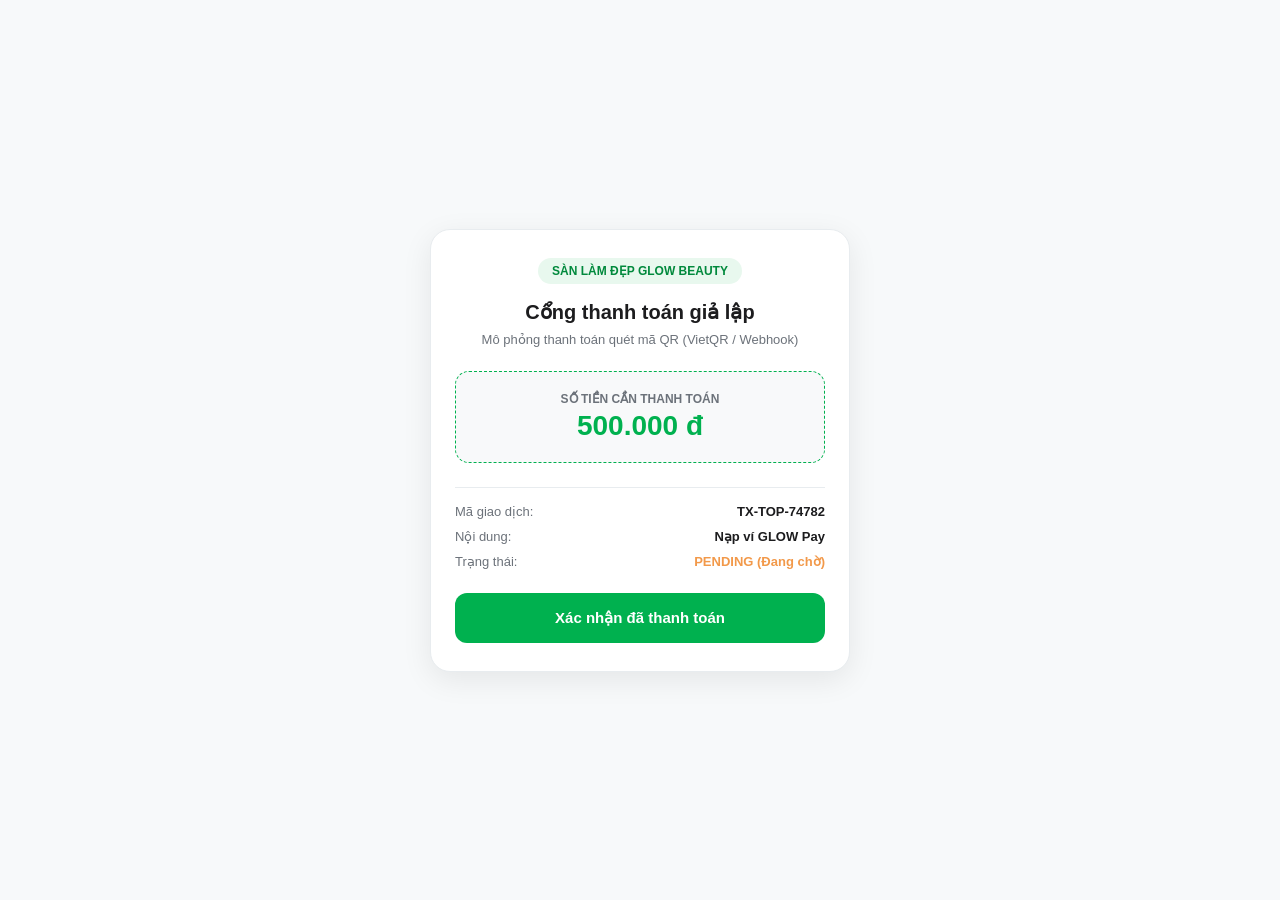
<file: mock-payment-web/index.html>
<!DOCTYPE html>
<html lang="vi">
<head>
    <meta charset="UTF-8">
    <meta name="viewport" content="width=device-width, initial-scale=1.0">
    <title>Glow Beauty Pay - Cổng thanh toán giả lập</title>
    <style>
        * {
            box-sizing: border-box;
            margin: 0;
            padding: 0;
            font-family: -apple-system, BlinkMacSystemFont, 'Segoe UI', Roboto, Helvetica, Arial, sans-serif;
        }
        body {
            background-color: #F7F9FA;
            color: #1C1C1E;
            display: flex;
            justify-content: center;
            align-items: center;
            min-height: 100vh;
            padding: 16px;
        }
        .payment-card {
            background: #FFFFFF;
            width: 100%;
            max-width: 420px;
            border-radius: 20px;
            padding: 28px 24px;
            box-shadow: 0 8px 30px rgba(0, 0, 0, 0.08);
            border: 1px solid #E8ECEF;
            text-align: center;
        }
        .brand-badge {
            display: inline-block;
            background: #E8F8EE;
            color: #00893C;
            font-size: 12px;
            font-weight: 700;
            padding: 6px 14px;
            border-radius: 20px;
            margin-bottom: 16px;
        }
        h1 {
            font-size: 20px;
            font-weight: 700;
            margin-bottom: 8px;
        }
        p.subtitle {
            font-size: 13px;
            color: #6C727A;
            margin-bottom: 24px;
        }
        .amount-box {
            background: #F8F9FA;
            border: 1.5px dashed #00B14F;
            border-radius: 14px;
            padding: 20px;
            margin-bottom: 24px;
        }
        .amount-label {
            font-size: 12px;
            color: #6C727A;
            text-transform: uppercase;
            font-weight: 600;
            margin-bottom: 4px;
        }
        .amount-value {
            font-size: 28px;
            font-weight: 800;
            color: #00B14F;
        }
        .tx-details {
            text-align: left;
            margin-bottom: 24px;
            border-top: 1px solid #E8ECEF;
            padding-top: 16px;
        }
        .tx-row {
            display: flex;
            justify-content: space-between;
            font-size: 13px;
            margin-bottom: 10px;
        }
        .tx-label {
            color: #6C727A;
        }
        .tx-value {
            font-weight: 600;
            color: #1C1C1E;
        }
        .btn-confirm {
            background: #00B14F;
            color: white;
            border: none;
            width: 100%;
            height: 50px;
            border-radius: 12px;
            font-size: 15px;
            font-weight: 700;
            cursor: pointer;
            transition: background 0.2s;
            display: flex;
            align-items: center;
            justify-content: center;
        }
        .btn-confirm:hover {
            background: #00893C;
        }
        .success-box {
            display: none;
            padding: 20px;
        }
        .success-icon {
            width: 60px;
            height: 60px;
            background: #00B14F;
            border-radius: 50%;
            display: flex;
            align-items: center;
            justify-content: center;
            margin: 0 auto 16px;
            color: white;
            font-size: 32px;
        }
    </style>
</head>
<body>
    <div class="payment-card">
        <div id="payment-view">
            <span class="brand-badge">SÀN LÀM ĐẸP GLOW BEAUTY</span>
            <h1>Cổng thanh toán giả lập</h1>
            <p class="subtitle">Mô phỏng thanh toán quét mã QR (VietQR / Webhook)</p>

            <div class="amount-box">
                <div class="amount-label">Số tiền cần thanh toán</div>
                <div class="amount-value" id="amount-text">500.000 đ</div>
            </div>

            <div class="tx-details">
                <div class="tx-row">
                    <span class="tx-label">Mã giao dịch:</span>
                    <span class="tx-value" id="tx-id">TX-TOP-DEMO</span>
                </div>
                <div class="tx-row">
                    <span class="tx-label">Nội dung:</span>
                    <span class="tx-value" id="tx-note">Nạp tiền Ví GLOW Pay</span>
                </div>
                <div class="tx-row">
                    <span class="tx-label">Trạng thái:</span>
                    <span class="tx-value" style="color: #F2994A;">PENDING (Đang chờ)</span>
                </div>
            </div>

            <button class="btn-confirm" id="btn-submit" onclick="confirmPayment()">
                Xác nhận đã thanh toán
            </button>
        </div>

        <div id="success-view" class="success-box">
            <div class="success-icon">✓</div>
            <h2 style="color: #00B14F; margin-bottom: 8px;">Thanh toán thành công!</h2>
            <p style="font-size: 13px; color: #6C727A; margin-bottom: 16px;">
                Giao dịch đã được ghi nhận. Ứng dụng Customer App sẽ tự động cập nhật số dư trong giây lát.
            </p>
            <p style="font-size: 12px; color: #9EA3A8;">Bạn có thể đóng trang này để quay lại app.</p>
        </div>
    </div>

    <script>
        // Lấy thông tin từ Query Params: ?txId=...&amount=...
        const urlParams = new URLSearchParams(window.location.search);
        const txId = urlParams.get('txId') || 'TX-TOP-' + Math.floor(Math.random() * 90000 + 10000);
        const amount = urlParams.get('amount') || 500000;
        const note = urlParams.get('note') || 'Nạp ví GLOW Pay';

        document.getElementById('tx-id').innerText = txId;
        document.getElementById('tx-note').innerText = note;
        document.getElementById('amount-text').innerText = new Intl.NumberFormat('vi-VN').format(amount) + ' đ';

        function confirmPayment() {
            const btn = document.getElementById('btn-submit');
            btn.innerText = 'Đang xử lý...';
            btn.disabled = true;

            setTimeout(() => {
                document.getElementById('payment-view').style.display = 'none';
                document.getElementById('success-view').style.display = 'block';

                // Nếu có webhook backend / Firestore update:
                // fetch('/api/payment/confirm?txId=' + txId, { method: 'POST' });

                // Nếu mở trong WebView Android có cầu nối Javascript:
                if (window.Android && window.Android.onPaymentConfirmed) {
                    window.Android.onPaymentConfirmed(txId);
                }
            }, 800);
        }
    </script>
</body>
</html>
</file>
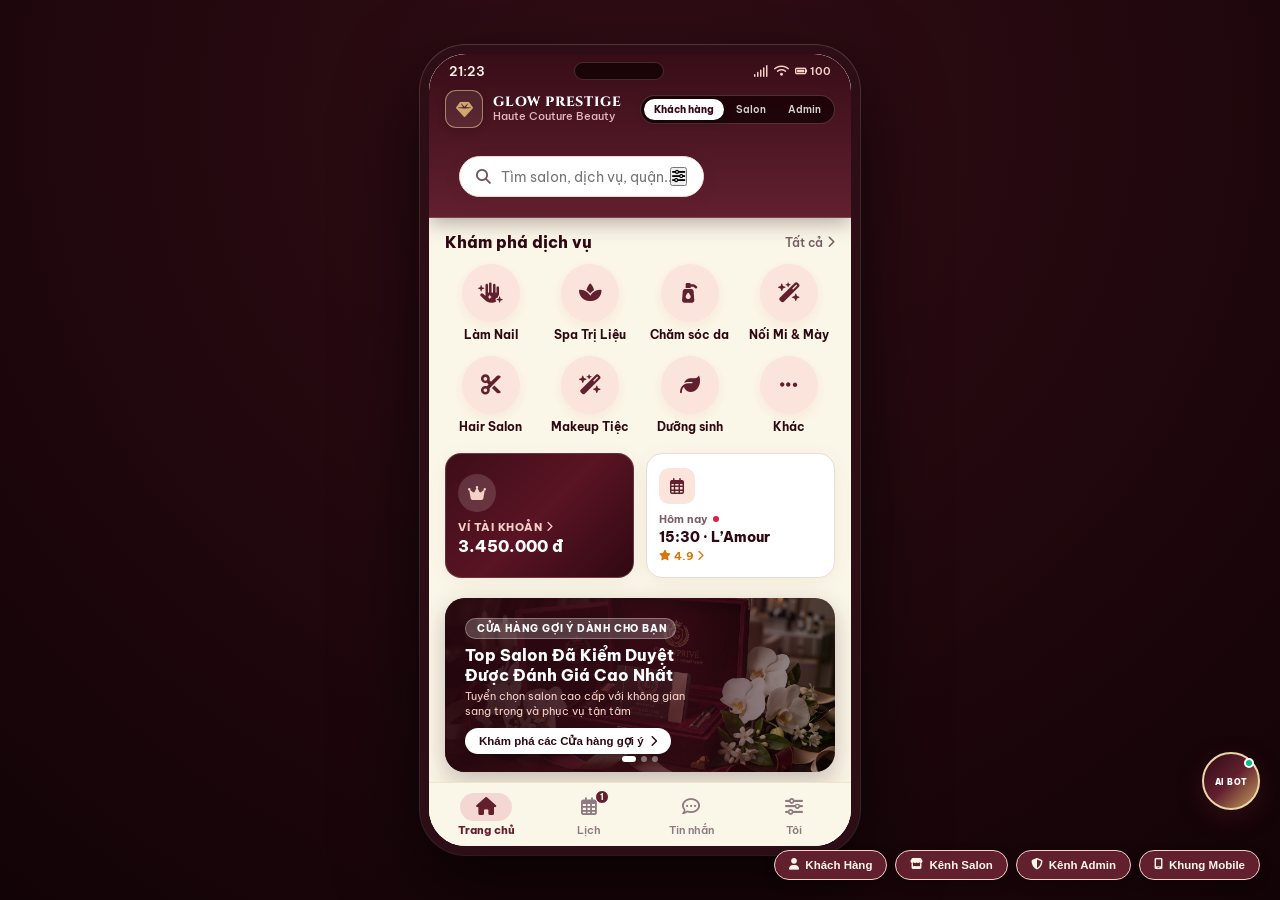
<file: app/src/main/assets/index.html>
<!DOCTYPE html>
<html lang="vi">
<head>
  <meta charset="UTF-8" />
  <meta name="viewport" content="width=device-width, initial-scale=1.0, maximum-scale=1.0, user-scalable=no" />
  <title>GLOW PRESTIGE - Nền tảng Đặt lịch & Quản lý Làm đẹp Thượng lưu</title>
  <meta name="description" content="Nền tảng Marketplace kết nối khách hàng với salon, tiệm nail, spa cao cấp. Đặt lịch, tạm giữ khung giờ, đặt cọc và quản lý lịch đối tác chuyên nghiệp." />
  
  <!-- Luxury Typography System: Playfair Display, Cinzel & Be Vietnam Pro -->
  <link rel="preconnect" href="https://fonts.googleapis.com">
  <link rel="preconnect" href="https://fonts.gstatic.com" crossorigin>
  <link href="https://fonts.googleapis.com/css2?family=Be+Vietnam+Pro:ital,wght@0,300;0,400;0,500;0,600;0,700;0,800;1,400;1,600&family=Cinzel:wght@500;600;700;800&family=Playfair+Display:ital,wght@0,500;0,600;0,700;0,800;1,500;1,600;1,700&display=swap" rel="stylesheet">
  
  <!-- FontAwesome 6 Icons -->
  <link rel="stylesheet" href="https://cdnjs.cloudflare.com/ajax/libs/font-awesome/6.5.1/css/all.min.css" />

  <link rel="stylesheet" href="style.css" />
</head>
<body>

  <!-- App Wrapper with Luxury Mobile Frame Simulator -->
  <div class="device-container">
    
    <!-- Mobile Frame Screen -->
    <main class="mobile-screen" id="app">

      <!-- ================= 1. HEADER ================= -->
      <header class="super-header">
        <!-- iOS Status Bar -->
        <div class="status-bar">
          <span class="status-time" id="currentTime">16:12</span>
          <div class="dynamic-island"></div>
          <div class="status-icons">
            <i class="fa-solid fa-signal"></i>
            <i class="fa-solid fa-wifi"></i>
            <span class="battery"><i class="fa-solid fa-battery-full"></i> 100</span>
          </div>
        </div>

        <!-- Top Brand Bar & 3-Role Mode Switcher -->
        <div class="top-mode-bar">
          <div class="brand-crest">
            <div class="brand-crest-box">
              <i class="fa-solid fa-gem"></i>
            </div>
            <div class="brand-crest-text">
              <span class="brand-title">GLOW PRESTIGE</span>
              <span class="brand-sub" id="headerSubtitle">Haute Couture Beauty</span>
            </div>
          </div>
          <div class="role-selector-pills">
            <button class="role-pill-btn active" id="pillCustomer" onclick="switchRole('customer')">
              Khách hàng
            </button>
            <button class="role-pill-btn" id="pillPartner" onclick="switchRole('partner')">
              Salon
            </button>
            <button class="role-pill-btn" id="pillAdmin" onclick="switchRole('admin')">
              Admin
            </button>
          </div>
        </div>

        <!-- Search Bar Row (Customer Mode - Matching Image 1) -->
        <div class="header-main" id="customerHeaderSearch">
          <div class="search-box-lux" id="searchTrigger">
            <i class="fa-solid fa-magnifying-glass search-icon"></i>
            <input type="text" id="searchInput" placeholder="Tìm salon, dịch vụ, quận..." oninput="handleSearchInput(this.value)" />
            <button class="search-filter-icon-btn" onclick="showToast('Bộ lọc tìm kiếm nâng cao', 'fa-sliders')"><i class="fa-solid fa-sliders"></i></button>
          </div>
        </div>
      </header>

      <!-- ================= 2. CUSTOMER VIEW (MATCHING IMAGE 1) ================= -->
      <div class="scroll-content" id="customerView">

        <!-- 2A. KHÁM PHÁ DỊCH VỤ (8 SERVICES 4x2 GRID WITH SOFT ROSE MEDALLIONS) -->
        <section class="category-section-lux">
          <div class="section-header-lux">
            <h2 class="section-title-lux">Khám phá dịch vụ</h2>
            <a href="javascript:void(0)" class="view-all-lux" onclick="openAllCategoriesModal()">
              Tất cả <i class="fa-solid fa-chevron-right"></i>
            </a>
          </div>

          <div class="cat-grid-lux">
            <!-- 1. Làm Nail -->
            <div class="cat-item-lux" onclick="openServiceDetail('nail')">
              <div class="cat-podium-circle">
                <i class="fa-solid fa-hand-sparkles"></i>
              </div>
              <span class="cat-name-lux">Làm Nail</span>
            </div>

            <!-- 2. Spa Trị Liệu -->
            <div class="cat-item-lux" onclick="openServiceDetail('spa')">
              <div class="cat-podium-circle">
                <i class="fa-solid fa-spa"></i>
              </div>
              <span class="cat-name-lux">Spa Trị Liệu</span>
            </div>

            <!-- 3. Chăm sóc da -->
            <div class="cat-item-lux" onclick="openServiceDetail('skincare')">
              <div class="cat-podium-circle">
                <i class="fa-solid fa-pump-soap"></i>
              </div>
              <span class="cat-name-lux">Chăm sóc da</span>
            </div>

            <!-- 4. Nối Mi & Mày -->
            <div class="cat-item-lux" onclick="openServiceDetail('eyelash')">
              <div class="cat-podium-circle">
                <i class="fa-solid fa-wand-magic-sparkles"></i>
              </div>
              <span class="cat-name-lux">Nối Mi & Mày</span>
            </div>

            <!-- 5. Hair Salon -->
            <div class="cat-item-lux" onclick="openServiceDetail('hair')">
              <div class="cat-podium-circle">
                <i class="fa-solid fa-scissors"></i>
              </div>
              <span class="cat-name-lux">Hair Salon</span>
            </div>

            <!-- 6. Makeup Tiệc -->
            <div class="cat-item-lux" onclick="openServiceDetail('makeup')">
              <div class="cat-podium-circle">
                <i class="fa-solid fa-wand-magic-sparkles"></i>
              </div>
              <span class="cat-name-lux">Makeup Tiệc</span>
            </div>

            <!-- 7. Dưỡng sinh -->
            <div class="cat-item-lux" onclick="openServiceDetail('herbal')">
              <div class="cat-podium-circle">
                <i class="fa-solid fa-leaf"></i>
              </div>
              <span class="cat-name-lux">Dưỡng sinh</span>
            </div>

            <!-- 8. Khác -->
            <div class="cat-item-lux" onclick="openAllCategoriesModal()">
              <div class="cat-podium-circle">
                <i class="fa-solid fa-ellipsis"></i>
              </div>
              <span class="cat-name-lux">Khác</span>
            </div>
          </div>
        </section>

        <!-- 2B. DUAL QUICK ACTION HUB (VÍ GLOWPRIVE & HÔM NAY 15:30) -->
        <section class="quick-cards-lux">
          <!-- Card 1: Ví GlowPrivé -->
          <div class="quick-card-lux wallet-lux" onclick="showToast('Số dư Ví: ' + userWalletBalance.toLocaleString('vi-VN') + 'đ • Hoàn 15% cho Diamond', 'fa-crown')">
            <div class="quick-card-left">
              <div class="crown-circle-sm">
                <i class="fa-solid fa-crown"></i>
              </div>
              <div class="quick-text-col">
                <div class="quick-lbl-row">
                  <span>VÍ TÀI KHOẢN</span>
                  <i class="fa-solid fa-chevron-right"></i>
                </div>
                <strong class="quick-val-white" id="walletBalanceDisplay">3.450.000 đ</strong>
              </div>
            </div>
          </div>

          <!-- Card 2: Hôm nay 15:30 · L'Amour -->
          <div class="quick-card-lux schedule-lux" onclick="switchNavTab('activity')">
            <div class="quick-card-left">
              <div class="cal-square-sm">
                <i class="fa-regular fa-calendar-days"></i>
              </div>
              <div class="quick-text-col">
                <div class="cal-status-row">
                  <span>Hôm nay</span>
                  <span class="cal-dot-red"></span>
                </div>
                <strong class="quick-val-dark" id="quickScheduleText">15:30 · L’Amour</strong>
                <div class="star-rating-pill">
                  <i class="fa-solid fa-star"></i> 4.9 <i class="fa-solid fa-chevron-right"></i>
                </div>
              </div>
            </div>
          </div>
        </section>

        <!-- 2C. SUGGESTED STORES HERO BANNER -->
        <section class="vip-hero-banner-sec">
          <div class="vip-banner-box" onclick="openSalonDetail(1)">
            <img class="vip-banner-bg" src="banner_glowprive_vip.jpg" alt="Cửa hàng gợi ý" />
            <div class="vip-banner-overlay"></div>
            <div class="vip-banner-content">
              <span class="vip-badge-pill"><i class="fa-solid fa-sparkles"></i> CỬA HÀNG GỢI Ý DÀNH CHO BẠN</span>
              <h2 class="vip-banner-title">Top Salon Đã Kiểm Duyệt<br>Được Đánh Giá Cao Nhất</h2>
              <p class="vip-banner-desc">Tuyển chọn salon cao cấp với không gian sang trọng và phục vụ tận tâm</p>
              <button class="vip-banner-btn">
                Khám phá các Cửa hàng gợi ý <i class="fa-solid fa-chevron-right"></i>
              </button>
            </div>
            <!-- 3 Dots Indicator -->
            <div class="vip-carousel-dots">
              <span class="dot active"></span>
              <span class="dot"></span>
              <span class="dot"></span>
            </div>
          </div>
        </section>

        <!-- 2D. SALON NỔI BẬT (L'AMOUR LUXURY SPA & NAIL) -->
        <section class="featured-salon-sec">
          <div class="section-header-lux">
            <h2 class="section-title-lux">Salon nổi bật</h2>
            <a href="javascript:void(0)" class="view-all-lux" onclick="openSalonDetail(1)">
              Xem tất cả <i class="fa-solid fa-chevron-right"></i>
            </a>
          </div>

          <article class="featured-salon-card" onclick="openSalonDetail(1)">
            <div class="featured-salon-top">
              <img class="featured-salon-thumb" src="salon_luxury_interior.jpg" alt="L'Amour Luxury Spa & Nail" />
              <div class="featured-salon-info">
                <div class="salon-name-heart">
                  <h3 class="salon-title-lux">L’Amour Luxury Spa & Nail</h3>
                  <button class="fav-heart-btn" onclick="toggleFavorite(event, this)">
                    <i class="fa-regular fa-heart"></i>
                  </button>
                </div>
                <div class="salon-rating-line">
                  <i class="fa-solid fa-star"></i>
                  <span class="rate-bold">4.9</span>
                  <span class="rate-reviews">(1.8k+ đánh giá)</span>
                </div>
                <div class="salon-loc-line">
                  <i class="fa-solid fa-location-dot"></i>
                  <span>Quận 1, TP. Hồ Chí Minh · 2.3 km</span>
                </div>
                <div class="salon-tags-row">
                  <span class="tag-pill">Nail Art</span>
                  <span class="tag-pill">Spa</span>
                  <span class="tag-pill">Chăm sóc da</span>
                </div>
              </div>
            </div>
            <div class="salon-promo-discount-bar">
              <i class="fa-solid fa-tag"></i>
              <span>Voucher Salon: Giảm 20% khi đặt dịch vụ Nail Art</span>
            </div>
          </article>
        </section>

        <!-- 2E. DỊCH VỤ YÊU THÍCH (CAROUSEL) -->
        <section class="fav-services-sec">
          <div class="section-header-lux">
            <h2 class="section-title-lux">Dịch vụ yêu thích</h2>
            <a href="javascript:void(0)" class="view-all-lux" onclick="showToast('Xem danh sách yêu thích')">
              Xem tất cả <i class="fa-solid fa-chevron-right"></i>
            </a>
          </div>

          <div class="fav-services-carousel">
            <!-- Item 1 -->
            <div class="fav-service-card" onclick="openBookingModal('Sơn Gel Hữu Cơ Pháp + Dưỡng Móng', 180000, 45, true)">
              <img src="nail_french_gel.jpg" alt="Sơn Gel Pháp" />
              <div class="fav-card-body">
                <h4 class="fav-card-title">Sơn Gel Hữu Cơ Pháp</h4>
                <p class="fav-card-salon">L'Amour Luxury</p>
                <strong class="fav-card-price">180.000 đ</strong>
              </div>
            </div>

            <!-- Item 2 -->
            <div class="fav-service-card" onclick="openBookingModal('Nail Art Mắt Mèo Cực Quang VIP', 280000, 60, true)">
              <img src="nail_cateye_aurora.jpg" alt="Nail Art Mắt Mèo" />
              <div class="fav-card-body">
                <h4 class="fav-card-title">Nail Art Mắt Mèo VIP</h4>
                <p class="fav-card-salon">L'Amour Luxury</p>
                <strong class="fav-card-price">280.000 đ</strong>
              </div>
            </div>

            <!-- Item 3 -->
            <div class="fav-service-card" onclick="openBookingModal('Massage Thảo Dược & Đá Nóng', 350000, 90, false)">
              <img src="shop_hero_spa.jpg" alt="Massage Thảo Dược" />
              <div class="fav-card-body">
                <h4 class="fav-card-title">Massage Thảo Dược Đá Nóng</h4>
                <p class="fav-card-salon">An Yên Retreat</p>
                <strong class="fav-card-price">350.000 đ</strong>
              </div>
            </div>
          </div>
        </section>

        <div class="bottom-spacer"></div>
      </div>


      <!-- ================= 3. PARTNER / SALON MANAGER VIEW ================= -->
      <div class="scroll-content partner-view" id="partnerView" style="display:none;">
        
        <!-- 3A. HERO LUXURY SALON PROFILE CARD -->
        <section class="partner-hero-card">
          <div class="partner-hero-left">
            <div class="partner-crown-medallion">
              <svg width="28" height="28" viewBox="0 0 24 24" fill="none" stroke="#BA8B55" stroke-width="1.8" stroke-linecap="round" stroke-linejoin="round">
                <path d="m2 4 3 12h14l3-12-6 7-4-7-4 7-6-7zm3 16h14"></path>
              </svg>
            </div>
            <h1 class="partner-hero-title">L'Amour Luxury<br>Spa & Nail</h1>
            <div class="partner-hero-meta">
              <i class="fa-solid fa-location-dot"></i>
              <span>Quận 1, TP. Hồ Chí Minh · Mở cửa: 09:00 - 21:00</span>
            </div>
            <button class="partner-status-btn" onclick="toggleSalonStatus()">
              <i class="fa-solid fa-play"></i>
              <span id="partnerStatusText">Đang hoạt động</span>
            </button>
          </div>
          <div class="partner-hero-portal">
            <img src="shop_hero_spa.jpg" alt="L'Amour Luxury Spa & Nail Portal" />
          </div>
        </section>

        <!-- 3B. METRICS CARD (BOOKING HÔM NAY & DOANH THU NGÀY) -->
        <div class="partner-metrics-card">
          <div class="metric-col">
            <div class="metric-icon-box">
              <i class="fa-regular fa-calendar-days"></i>
            </div>
            <div class="metric-text-box">
              <span class="metric-label">Booking hôm nay</span>
              <strong class="metric-value">12</strong>
            </div>
          </div>
          <div class="metric-divider"></div>
          <div class="metric-col">
            <div class="metric-icon-box">
              <i class="fa-solid fa-coins"></i>
            </div>
            <div class="metric-text-box">
              <span class="metric-label">Doanh thu ngày</span>
              <strong class="metric-value">4.850.000 đ</strong>
            </div>
          </div>
        </div>

        <!-- 3C. REVIEWS CARD (ĐÁNH GIÁ CỦA KHÁCH HÀNG) -->
        <div class="partner-reviews-card" onclick="openReviewsModal()">
          <div class="reviews-left">
            <div class="reviews-icon-box">
              <i class="fa-solid fa-star"></i>
            </div>
            <div class="reviews-text-box">
              <span class="reviews-label">Đánh giá của khách hàng</span>
              <div class="reviews-rating-line">
                <strong class="rating-num">4.9</strong>
                <span class="rating-count">(1.8k+ reviews)</span>
              </div>
            </div>
          </div>
          <div class="reviews-link">
            <span>Xem tất cả</span>
            <i class="fa-solid fa-chevron-right"></i>
          </div>
        </div>

        <!-- 3D. SECTION HEADER (DANH MỤC DỊCH VỤ CỦA SHOP) -->
        <div class="partner-section-header">
          <div class="section-title-wrap">
            <i class="fa-solid fa-bag-shopping"></i>
            <h2 class="section-title">Danh Mục Dịch Vụ Của Shop</h2>
          </div>
          <div class="section-decor-line">
            <div class="decor-bar"></div>
            <span class="decor-sparkle">✦</span>
          </div>
        </div>

        <!-- 3E. SERVICE ITEMS LIST -->
        <div class="partner-service-lux-list">
          <!-- Item 1: French Gel Manicure -->
          <div class="partner-service-lux-card" onclick="openBookingModal('Sơn Gel Hữu Cơ Pháp + Dưỡng Móng', 180000, 45, true)">
            <img class="service-lux-img" src="nail_french_gel.jpg" alt="Sơn Gel Hữu Cơ Pháp + Dưỡng Móng" />
            <div class="service-lux-content">
              <h3 class="service-lux-title">Sơn Gel Hữu Cơ Pháp +<br>Dưỡng Móng</h3>
              <div class="service-lux-meta">
                <i class="fa-regular fa-clock"></i>
                <span>45 phút · Cọc 50k</span>
              </div>
            </div>
            <div class="service-lux-pricing">
              <span class="service-lux-price">180.000 đ</span>
              <i class="fa-solid fa-chevron-right"></i>
            </div>
          </div>

          <!-- Item 2: Cat Eye Aurora Nails -->
          <div class="partner-service-lux-card" onclick="openBookingModal('Nail Art Mắt Mèo Cực Quang VIP', 280000, 60, true)">
            <img class="service-lux-img" src="nail_cateye_aurora.jpg" alt="Nail Art Mắt Mèo Cực Quang VIP" />
            <div class="service-lux-content">
              <h3 class="service-lux-title">Nail Art Mắt Mèo Cực<br>Quang VIP</h3>
              <div class="service-lux-meta">
                <i class="fa-regular fa-clock"></i>
                <span>60 phút · Cọc 84k</span>
              </div>
            </div>
            <div class="service-lux-pricing">
              <span class="service-lux-price">280.000 đ</span>
              <i class="fa-solid fa-chevron-right"></i>
            </div>
          </div>
        </div>

        <!-- Collapsible Salon Schedule & Management Utilities -->
        <div class="partner-tools-drawer">
          <div class="partner-tools-toggle" onclick="togglePartnerTools()">
            <span><i class="fa-solid fa-sliders"></i> Quản lý Ma trận Lịch & Bảng giá</span>
            <i class="fa-solid fa-chevron-down" id="toolsChevron"></i>
          </div>
          <div class="partner-tools-content" id="partnerToolsContent" style="display:none;">
            <!-- Partner Nav Tabs -->
            <div class="partner-tabs">
              <button class="partner-tab-btn active" onclick="switchPartnerTab('calendar', this)"><i class="fa-solid fa-calendar-days"></i> Lịch Tuần</button>
              <button class="partner-tab-btn" onclick="switchPartnerTab('services', this)"><i class="fa-solid fa-list-check"></i> Menu Dịch Vụ</button>
              <button class="partner-tab-btn" onclick="switchPartnerTab('plans', this)"><i class="fa-solid fa-rocket"></i> Gói Đối Tác</button>
            </div>

        <!-- 3A. TAB 1: LỊCH HOẠT ĐỘNG 7 NGÀY X KHUNG GIỜ -->
        <div class="partner-tab-pane active" id="paneCalendar">
          <div class="section-box">
            <div class="pane-header">
              <div>
                <h3 class="pane-title">Lịch Hoạt Động (7 Ngày x Khung Giờ)</h3>
                <p class="pane-sub">Chạm vào ô để Khóa/Mở slot nhận khách tức thì</p>
              </div>
              <button class="action-btn-sm" onclick="showToast('Đã lưu và đồng bộ lịch hoạt động!')"><i class="fa-solid fa-cloud-arrow-up"></i> Lưu Lịch</button>
            </div>

            <!-- Legend color guide -->
            <div class="matrix-legend">
              <span class="legend-item"><span class="legend-dot open"></span> Mở nhận khách</span>
              <span class="legend-item"><span class="legend-dot locked"></span> Đã khóa (Bận)</span>
              <span class="legend-item"><span class="legend-dot booked"></span> Khách đã cọc</span>
            </div>

            <!-- 7-Day Day Selector Pills -->
            <div class="week-days-scroll" id="weekDayScroll">
              <button class="day-tab-btn active" onclick="switchMatrixDay(0, this)">
                <span class="d-name">T2 (Hôm nay)</span>
                <span class="d-date">07/10</span>
              </button>
              <button class="day-tab-btn" onclick="switchMatrixDay(1, this)">
                <span class="d-name">Thứ Ba</span>
                <span class="d-date">08/10</span>
              </button>
              <button class="day-tab-btn" onclick="switchMatrixDay(2, this)">
                <span class="d-name">Thứ Tư</span>
                <span class="d-date">09/10</span>
              </button>
              <button class="day-tab-btn" onclick="switchMatrixDay(3, this)">
                <span class="d-name">Thứ Năm</span>
                <span class="d-date">10/10</span>
              </button>
              <button class="day-tab-btn" onclick="switchMatrixDay(4, this)">
                <span class="d-name">Thứ Sáu</span>
                <span class="d-date">11/10</span>
              </button>
              <button class="day-tab-btn" onclick="switchMatrixDay(5, this)">
                <span class="d-name">Thứ Bảy</span>
                <span class="d-date">12/10</span>
              </button>
              <button class="day-tab-btn" onclick="switchMatrixDay(6, this)">
                <span class="d-name">Chủ Nhật</span>
                <span class="d-date">13/10</span>
              </button>
            </div>

            <!-- Slots Matrix for Selected Day -->
            <div class="slot-lock-grid" id="matrixSlotContainer">
              <!-- Rendered dynamically via app.js -->
            </div>
          </div>
        </div>

        <!-- 3B. TAB 2: MENU DỊCH VỤ & BẢNG GIÁ -->
        <div class="partner-tab-pane" id="paneServices" style="display:none;">
          <div class="section-box">
            <div class="pane-header">
              <div>
                <h3 class="pane-title">Danh Mục Dịch Vụ & Bảng Giá Niêm Yết</h3>
                <p class="pane-sub">Hiển thị trực tiếp cho khách hàng trên Marketplace</p>
              </div>
              <button class="action-btn-sm primary" onclick="showToast('Thêm dịch vụ mới thành công')"><i class="fa-solid fa-plus"></i> Thêm mới</button>
            </div>

            <div class="partner-service-list">
              <div class="partner-service-row">
                <div class="service-row-info">
                  <strong>Sơn Gel Hữu Cơ Pháp + Dưỡng Móng</strong>
                  <span>Thời lượng: 45 phút • Giá: 180.000đ • Cọc 30%: 50.000đ</span>
                </div>
                <div class="service-row-actions">
                  <button class="btn-icon-edit" onclick="showToast('Mở trình chỉnh sửa bảng giá')"><i class="fa-solid fa-pen-to-square"></i></button>
                </div>
              </div>

              <div class="partner-service-row">
                <div class="service-row-info">
                  <strong>Nail Art Mắt Mèo Cực Quang VIP</strong>
                  <span>Thời lượng: 60 phút • Giá: 280.000đ • Cọc 30%: 84.000đ</span>
                </div>
                <div class="service-row-actions">
                  <button class="btn-icon-edit" onclick="showToast('Mở trình chỉnh sửa bảng giá')"><i class="fa-solid fa-pen-to-square"></i></button>
                </div>
              </div>

              <div class="partner-service-row">
                <div class="service-row-info">
                  <strong>Đắp Móng Hoàng Gia Đính Đá Swarovski</strong>
                  <span>Thời lượng: 75 phút • Giá: 450.000đ • Cọc 30%: 135.000đ</span>
                </div>
                <div class="service-row-actions">
                  <button class="btn-icon-edit" onclick="showToast('Mở trình chỉnh sửa bảng giá')"><i class="fa-solid fa-pen-to-square"></i></button>
                </div>
              </div>
            </div>
          </div>
        </div>

        <!-- 3C. TAB 3: GÓI ĐỐI TÁC & QUẢNG CÁO SPONSORED LISTINGS (3, 6, 12 THÁNG) -->
        <div class="partner-tab-pane" id="panePlans" style="display:none;">
          <div class="section-box">
            <!-- Free First Month Promo Card -->
            <div class="promo-free-month-card">
              <div class="p-badge"><i class="fa-solid fa-sparkles"></i> ƯU ĐÃI ĐẶC QUYỀN MỞ GIAN HÀNG</div>
              <h3>MIỄN PHÍ (FREE) THÁNG ĐẦU TIÊN</h3>
              <p>Áp dụng cho mọi gói đăng ký 3, 6 hoặc 12 tháng. Trải nghiệm 30 ngày hoàn toàn 0đ trước khi bắt đầu tính cước chu kỳ!</p>
            </div>

            <div class="pane-header" style="margin-top:14px;">
              <div>
                <h3 class="pane-title">Gói Mở Sàn & Tăng Đề Xuất Shop</h3>
                <p class="pane-sub">Chọn chu kỳ đóng phí để nhận ưu đãi chiết khấu:</p>
              </div>
            </div>

            <!-- Cycle Selector Tabs (3, 6, 12 Tháng) -->
            <div class="cycle-pill-selector">
              <button class="cycle-pill-btn" onclick="selectPlanCycle(3, this)">3 Tháng</button>
              <button class="cycle-pill-btn active" onclick="selectPlanCycle(6, this)">6 Tháng (Tiết kiệm 10%)</button>
              <button class="cycle-pill-btn" onclick="selectPlanCycle(12, this)">12 Tháng (Tiết kiệm 20% + Tặng 1 tháng)</button>
            </div>

            <div class="plans-grid">
              <!-- GÓI 1: GÓI CỬA HÀNG THƯỜNG MỞ SÀN -->
              <div class="plan-card">
                <div class="plan-badge-top outline">GÓI MỞ SÀN CƠ BẢN</div>
                <div class="plan-head">
                  <h4>Gói Thường Mở Sàn</h4>
                  <div class="plan-price" id="planStandardPrice">1.090.000đ <span id="planStandardDuration">/ 6 tháng</span></div>
                  <div class="free-month-tag"><i class="fa-solid fa-gift"></i> Free tháng đầu (30 ngày 0đ)</div>
                </div>
                <div class="fee-breakdown-sub">
                  <span>Phí thường niên duy trì gian hàng kinh doanh</span>
                </div>
                <ul class="plan-perks">
                  <li><i class="fa-solid fa-check"></i> Mở gian hàng chính thức trên sàn Glow</li>
                  <li><i class="fa-solid fa-check"></i> Đăng tải tối đa 15 dịch vụ & bảng giá</li>
                  <li><i class="fa-solid fa-check"></i> Quản lý lịch hẹn & ma trận 7 ngày</li>
                  <li><i class="fa-solid fa-check"></i> Cài đặt nhận cọc: Tùy chọn Bật/Tắt cọc & Set 5 mệnh giá</li>
                </ul>
                <button class="btn-plan outline" onclick="subscribePlan('Gói Thường Mở Sàn')">Đăng Ký Gói Thường</button>
              </div>

              <!-- GÓI 2: GÓI CỬA HÀNG VIP ĐỂ TĂNG ĐỀ XUẤT -->
              <div class="plan-card vip-plan">
                <div class="plan-badge-top gold"><i class="fa-solid fa-crown"></i> TOP 1 ĐỀ XUẤT MARKETPLACE</div>
                <div class="plan-head">
                  <h4>Gói VIP Tăng Đề Xuất</h4>
                  <div class="plan-price" id="planVipPrice">2.790.000đ <span id="planVipDuration">/ 6 tháng</span></div>
                  <div class="free-month-tag gold"><i class="fa-solid fa-gift"></i> Tặng Free tháng đầu + Đẩy Top</div>
                </div>
                <div class="fee-breakdown-sub highlight">
                  <div><strong>Bóc tách chi phí gói VIP:</strong></div>
                  <div id="vipRegularPart">• Phí thường niên mở sàn: 1.090.000đ</div>
                  <div id="vipAdPart">• Phí quảng cáo đẩy top đề xuất: 1.700.000đ</div>
                </div>
                <ul class="plan-perks">
                  <li><i class="fa-solid fa-gem"></i> Huy hiệu Vàng <strong>SPONSORED TOP</strong> trang chủ</li>
                  <li><i class="fa-solid fa-gem"></i> Ưu tiên Top 1 thuật toán tìm kiếm quận</li>
                  <li><i class="fa-solid fa-gem"></i> Chatbox AI ưu tiên đề xuất cho khách xung quanh</li>
                  <li><i class="fa-solid fa-gem"></i> Đăng tải không giới hạn dịch vụ & nhân viên</li>
                  <li><i class="fa-solid fa-gem"></i> Chuyên viên Concierge VIP tư vấn doanh thu 1:1</li>
                </ul>
                <button class="btn-plan gold" onclick="subscribePlan('Gói VIP Tăng Đề Xuất')">Đăng Ký Gói VIP (Free Tháng Đầu)</button>
              </div>
            </div>
          </div>
        </div>

          </div> <!-- /.partner-tools-content -->
        </div> <!-- /.partner-tools-drawer -->

        <div class="bottom-spacer"></div>
      </div>


      <!-- ================= 4. TAB TIN NHẮN & HOẠT ĐỘNG (MATCHING IMAGE 2) ================= -->
      <div class="scroll-content activity-view" id="activityView" style="display:none;">
        <!-- 4A. Top Toggle Tabs: Hoạt động | Tin nhắn + Compose Icon -->
        <div class="msg-top-tabs-bar">
          <div class="msg-tabs-left">
            <button class="msg-tab-btn" id="tabActivityToggle" onclick="switchMsgPane('activity')">Hoạt động</button>
            <button class="msg-tab-btn active" id="tabMessagesToggle" onclick="switchMsgPane('messages')">Tin nhắn</button>
          </div>
          <button class="msg-compose-btn" onclick="openChatModal('L’Amour Luxury Spa & Nail')">
            <i class="fa-regular fa-pen-to-square"></i>
          </button>
        </div>

        <!-- PANE 1: TIN NHẮN (MATCHING IMAGE 2) -->
        <div id="paneMsgMessages">
          <!-- Search box -->
          <div class="msg-search-box">
            <i class="fa-solid fa-magnifying-glass"></i>
            <input type="text" id="msgSearchInput" placeholder="Tìm kiếm tin nhắn..." oninput="handleMsgSearch(this.value)" />
          </div>

          <!-- Filter Pills: Tất cả, Chưa đọc -->
          <div class="msg-filter-pills">
            <button class="msg-pill active" onclick="filterMsgCategory('all', this)">Tất cả</button>
            <button class="msg-pill" onclick="filterMsgCategory('unread', this)">Chưa đọc</button>
          </div>

          <!-- Conversations List (Khách chỉ nhắn với Salon đối tác) -->
          <div class="msg-conv-list" id="msgConversationList">
            <!-- Item 1: L'Amour Luxury Spa & Nail -->
            <div class="msg-conv-item" data-tag="Salon" onclick="openChatModal('L’Amour Luxury Spa & Nail')">
              <div class="conv-unread-dot"></div>
              <div class="conv-avatar-box">
                <i class="fa-solid fa-store"></i>
                <span class="online-indicator-dot"></span>
              </div>
              <div class="conv-content">
                <h4 class="conv-name">L’Amour Luxury Spa & Nail</h4>
                <p class="conv-snippet">Dạ bên em đã xác nhận lịch hẹn cho bạn vào 15h30 hôm nay ạ. Cảm ơn bạn!</p>
                <span class="conv-tag-pill">Salon đối tác</span>
              </div>
              <div class="conv-meta">
                <span class="conv-time">09:47</span>
                <span class="conv-badge">2</span>
              </div>
            </div>

            <!-- Item 2: An Yên Thảo Dược Retreat -->
            <div class="msg-conv-item" data-tag="Salon" onclick="openChatModal('An Yên Thảo Dược Retreat')">
              <div class="conv-unread-dot hide"></div>
              <div class="conv-avatar-box">
                <i class="fa-solid fa-store"></i>
                <span class="online-indicator-dot"></span>
              </div>
              <div class="conv-content">
                <h4 class="conv-name">An Yên Thảo Dược Retreat</h4>
                <p class="conv-snippet">Dạ em gửi bạn bảng giá dịch vụ gội đầu dưỡng sinh thảo dược ạ ✨</p>
                <span class="conv-tag-pill">Salon đối tác</span>
              </div>
              <div class="conv-meta">
                <span class="conv-time">Hôm qua</span>
              </div>
            </div>

            <!-- Item 3: The Royal Atelier Nail & Spa -->
            <div class="msg-conv-item" data-tag="Salon" onclick="openChatModal('The Royal Atelier Nail & Spa')">
              <div class="conv-unread-dot"></div>
              <div class="conv-avatar-box">
                <i class="fa-solid fa-store"></i>
              </div>
              <div class="conv-content">
                <h4 class="conv-name">The Royal Atelier Nail & Spa</h4>
                <p class="conv-snippet">Mẫu móng đính đá hoàng gia bên em đang có ưu đãi tặng voucher 30k ạ.</p>
                <span class="conv-tag-pill">Salon đối tác</span>
              </div>
              <div class="conv-meta">
                <span class="conv-time">Hôm qua</span>
                <span class="conv-badge">1</span>
              </div>
            </div>

            <!-- Item 4: La Beauté Beauty & Clinic -->
            <div class="msg-conv-item" data-tag="Salon" onclick="openChatModal('La Beauté Beauty & Clinic')">
              <div class="conv-unread-dot hide"></div>
              <div class="conv-avatar-box">
                <i class="fa-solid fa-store"></i>
              </div>
              <div class="conv-content">
                <h4 class="conv-name">La Beauté Beauty & Clinic</h4>
                <p class="conv-snippet">Cảm ơn bạn đã quan tâm liệu trình chăm sóc da chuyên sâu tại La Beauté!</p>
                <span class="conv-tag-pill">Salon đối tác</span>
              </div>
              <div class="conv-meta">
                <span class="conv-time">Thứ 6</span>
              </div>
            </div>
          </div>
        </div>

        <!-- PANE 2: HOẠT ĐỘNG (BOOKING TICKETS & REMINDERS) -->
        <div id="paneMsgActivity" style="display:none; padding:16px;">
          <!-- Smart Reminder Banner -->
          <div class="smart-reminder-alert" onclick="showToast('Lịch hẹn sắp diễn ra trong 45 phút', 'fa-bell')">
            <div class="alert-icon"><i class="fa-solid fa-bell"></i></div>
            <div class="alert-body">
              <strong>Nhắc hẹn tự động: Còn 45 phút</strong>
              <span>Lịch hẹn tại L’Amour Luxury bắt đầu lúc 15:30. Nghệ nhân đã sẵn sàng.</span>
            </div>
          </div>

          <!-- Active Booking Ticket Card -->
          <div class="booking-ticket-card" id="userBookingTicket" style="margin-top:14px;">
            <div class="ticket-top">
              <div class="ticket-status-pill" id="ticketStatusPill"><i class="fa-solid fa-circle-check"></i> ĐÃ XÁC NHẬN & ĐẶT CỌC</div>
              <span class="booking-id">#GLOW-8921</span>
            </div>

            <div class="ticket-body">
              <h3 class="ticket-salon-name">L’Amour Luxury Spa & Nail</h3>
              <p class="ticket-service-name" id="ticketServiceName">Sơn Gel Hữu Cơ Pháp + Dưỡng Móng (45p)</p>

              <div class="ticket-time-box">
                <div class="time-item">
                  <span class="lbl">Thời gian</span>
                  <strong id="ticketTimeText">15:30 - Hôm nay</strong>
                </div>
                <div class="time-item">
                  <span class="lbl">Khách hàng</span>
                  <strong id="ticketCustomerName">Khánh Linh</strong>
                </div>
              </div>

              <div class="ticket-qr-area" onclick="showToast('Mã QR Check-in hợp lệ. Salon sẽ quét khi bạn đến!', 'fa-qrcode')">
                <div class="qr-mockup"><i class="fa-solid fa-qrcode"></i></div>
                <span class="qr-hint">Đưa mã QR này cho lễ tân để nhận phòng VIP ngay</span>
              </div>

              <div class="ticket-payment-summary">
                <div class="pay-row">
                  <span>Tổng giá trị dịch vụ:</span>
                  <span id="ticketTotalPrice">180.000đ</span>
                </div>
                <div class="pay-row highlight">
                  <span>Tiền cọc 30% đã thanh toán:</span>
                  <strong id="ticketDepositPaid">-50.000đ</strong>
                </div>
                <div class="pay-row total">
                  <span>Thanh toán còn lại tại Salon:</span>
                  <strong id="ticketRemainPrice">130.000đ</strong>
                </div>
              </div>
            </div>
          </div>
        </div>

        <div class="bottom-spacer"></div>
      </div>


      <!-- ================= 5. ADMIN / QUẢN TRỊ MARKETPLACE VIEW (MATCHING IMAGE 3 & SPEC A-G) ================= -->
      <div class="scroll-content admin-view" id="adminView" style="display:none;">

        <!-- 5A. SUB-PANE: TRANG CHỦ ADMIN (SECTION A & IMAGE 3) -->
        <div id="adminPaneHome">
          <!-- 1. TỔNG QUAN HÔM NAY (CARD) -->
          <div class="admin-overview-card">
            <div class="overview-header-row">
              <div>
                <h3 class="overview-title">Tổng quan hôm nay</h3>
                <p class="overview-sub">Cập nhật lúc 15:56 · 12/08/2025</p>
              </div>
              <div class="admin-date-pill">
                <i class="fa-regular fa-calendar-days"></i>
                <span>Hôm nay</span>
                <i class="fa-solid fa-chevron-down"></i>
              </div>
            </div>

            <!-- 3 METRIC TILES ROW (IMAGE 3) -->
            <div class="admin-metrics-row">
              <!-- Tile 1: Doanh thu sàn -->
              <div class="admin-metric-tile">
                <div class="metric-icon-circle rose">
                  <i class="fa-solid fa-coins"></i>
                </div>
                <span class="metric-label">Doanh thu sàn</span>
                <strong class="metric-val">125.680.000đ</strong>
                <span class="metric-trend up"><i class="fa-solid fa-arrow-trend-up"></i> +12% so với hôm qua</span>
              </div>

              <!-- Tile 2: Tiền cọc tạm giữ (TÁCH RIÊNG) -->
              <div class="admin-metric-tile">
                <div class="metric-icon-circle rose">
                  <i class="fa-solid fa-shield-halved"></i>
                </div>
                <span class="metric-label">Tổng tiền cọc tạm giữ</span>
                <strong class="metric-val">28.400.000đ</strong>
                <span class="metric-sub-note">3 đơn đang giữ cọc</span>
              </div>

              <!-- Tile 3: Tổng đơn hàng -->
              <div class="admin-metric-tile">
                <div class="metric-icon-circle rose">
                  <i class="fa-solid fa-wallet"></i>
                </div>
                <span class="metric-label">Tổng đơn hàng</span>
                <strong class="metric-val">48</strong>
                <span class="metric-trend up"><i class="fa-solid fa-arrow-trend-up"></i> +8% so với hôm qua</span>
              </div>
            </div>
          </div>

          <!-- 2. VIỆC CẦN XỬ LÝ (SPEC A: 3 HỒ SƠ & 2 YÊU CẦU HOÀN CỌC) -->
          <div class="admin-tasks-card">
            <div class="tasks-header">
              <div class="tasks-title-badge">
                <h3 class="tasks-title">Việc cần xử lý</h3>
                <span class="tasks-count-pill">5 chờ xử lý</span>
              </div>
            </div>

            <div class="tasks-list">
              <!-- Task 1: Hồ sơ cửa hàng chờ duyệt -->
              <div class="task-row-item" onclick="switchAdminSection('shops')">
                <div class="task-icon-box">
                  <i class="fa-solid fa-store"></i>
                </div>
                <div class="task-info">
                  <h4>Hồ sơ cửa hàng chờ duyệt</h4>
                  <p>Kiểm tra thông tin và giấy phép</p>
                </div>
                <span class="task-badge">3 hồ sơ</span>
              </div>

              <!-- Task 2: Yêu cầu hoàn cọc -->
              <div class="task-row-item" onclick="switchAdminSection('finance', 'deposit')">
                <div class="task-icon-box">
                  <i class="fa-solid fa-coins"></i>
                </div>
                <div class="task-info">
                  <h4>Yêu cầu hoàn cọc</h4>
                  <p>Kiểm tra lịch hẹn và giao dịch</p>
                </div>
                <span class="task-badge">2 yêu cầu</span>
              </div>
            </div>
          </div>

          <!-- 3. CHỨC NĂNG CHÍNH (IMAGE 3: 4 LARGE CARDS 2x2 GRID) -->
          <div class="admin-main-functions-sec">
            <div class="functions-header">
              <h3 class="functions-title">Chức năng chính</h3>
              <a href="javascript:void(0)" class="functions-link">Quản lý dễ dàng hơn <i class="fa-solid fa-chevron-right"></i></a>
            </div>

            <div class="functions-grid-2x2">
              <!-- Card 1: Quản lý cửa hàng -->
              <div class="function-card" onclick="switchAdminSection('shops')">
                <div class="func-card-top">
                  <div class="func-icon-box rose">
                    <i class="fa-solid fa-store"></i>
                  </div>
                  <i class="fa-solid fa-chevron-right chevron-muted"></i>
                </div>
                <div class="func-card-bottom">
                  <h4>Quản lý cửa hàng</h4>
                  <p>Thêm / Sửa / Xóa cửa hàng, quản lý thông tin & lịch làm việc.</p>
                </div>
              </div>

              <!-- Card 2: Quản lý khách hàng -->
              <div class="function-card" onclick="switchAdminSection('customers')">
                <div class="func-card-top">
                  <div class="func-icon-box rose">
                    <i class="fa-solid fa-users"></i>
                  </div>
                  <i class="fa-solid fa-chevron-right chevron-muted"></i>
                </div>
                <div class="func-card-bottom">
                  <h4>Quản lý khách hàng</h4>
                  <p>Tra cứu, xem chi tiết, thêm / sửa / khóa khách hàng.</p>
                </div>
              </div>

              <!-- Card 3: Doanh thu -->
              <div class="function-card" onclick="switchAdminSection('finance', 'revenue')">
                <div class="func-card-top">
                  <div class="func-icon-box purple">
                    <i class="fa-solid fa-file-invoice-dollar"></i>
                  </div>
                  <i class="fa-solid fa-chevron-right chevron-muted"></i>
                </div>
                <div class="func-card-bottom">
                  <h4>Doanh thu</h4>
                  <p>Theo ngày / tuần / tháng. Báo cáo đối soát hoa hồng.</p>
                </div>
              </div>

              <!-- Card 4: Tổng tiền cọc tạm giữ -->
              <div class="function-card" onclick="switchAdminSection('finance', 'deposit')">
                <div class="func-card-top">
                  <div class="func-icon-box green">
                    <i class="fa-solid fa-sack-dollar"></i>
                  </div>
                  <i class="fa-solid fa-chevron-right chevron-muted"></i>
                </div>
                <div class="func-card-bottom">
                  <h4>Tổng tiền cọc tạm giữ</h4>
                  <p>Xem và quản lý các khoản cọc, duyệt hoàn tiền.</p>
                </div>
              </div>
            </div>
          </div>
        </div>

        <!-- 5B. SUB-PANE: QUẢN LÝ CỬA HÀNG (SPEC B) -->
        <div id="adminPaneShops" style="display:none; padding:16px;">
          <div class="pane-title-row">
            <button class="back-inline-btn" onclick="switchAdminSection('home')"><i class="fa-solid fa-arrow-left"></i></button>
            <h3 class="pane-title-lux">Quản lý Cửa Hàng (Đối tác Salon)</h3>
          </div>

          <!-- Search box -->
          <div class="admin-search-bar">
            <i class="fa-solid fa-magnifying-glass"></i>
            <input type="text" id="adminShopSearchInput" placeholder="Tìm theo tên, mã cửa hàng, SĐT..." oninput="filterAdminShops(this.value)" />
          </div>

          <!-- Status Filter Tabs: Tất cả, Chờ duyệt, Đang hoạt động, Tạm khóa, Từ chối -->
          <div class="admin-filter-pills">
            <button class="adm-pill active" onclick="filterAdminShopStatus('all', this)">Tất cả</button>
            <button class="adm-pill" onclick="filterAdminShopStatus('Chờ duyệt', this)">Chờ duyệt</button>
            <button class="adm-pill" onclick="filterAdminShopStatus('Đang hoạt động', this)">Đang hoạt động</button>
            <button class="adm-pill" onclick="filterAdminShopStatus('Tạm khóa', this)">Tạm khóa</button>
            <button class="adm-pill" onclick="filterAdminShopStatus('Từ chối', this)">Từ chối</button>
          </div>

          <!-- Shops List -->
          <div class="admin-shops-list" id="adminShopsContainer">
            <!-- Shop 1 -->
            <div class="adm-shop-card" data-status="Đang hoạt động" onclick="openShopDetailModal('1')">
              <div class="adm-card-top">
                <div>
                  <h4 class="adm-card-title">L'Amour Luxury Spa & Nail</h4>
                  <p class="adm-card-code">Mã: SALON-001 · Ngày ĐK: 10/01/2025</p>
                </div>
                <span class="adm-status-tag active">Đang hoạt động</span>
              </div>
              <div class="adm-card-divider"></div>
              <div class="adm-card-bottom">
                <span>SĐT: 0908 123 456 · ĐD: Trần Minh Anh</span>
                <span class="adm-detail-link">Hồ sơ chi tiết <i class="fa-solid fa-chevron-right"></i></span>
              </div>
            </div>

            <!-- Shop 2 -->
            <div class="adm-shop-card" data-status="Đang hoạt động" onclick="openShopDetailModal('2')">
              <div class="adm-card-top">
                <div>
                  <h4 class="adm-card-title">An Yên Thảo Dược Retreat</h4>
                  <p class="adm-card-code">Mã: SALON-002 · Ngày ĐK: 15/02/2025</p>
                </div>
                <span class="adm-status-tag active">Đang hoạt động</span>
              </div>
              <div class="adm-card-divider"></div>
              <div class="adm-card-bottom">
                <span>SĐT: 0912 345 678 · ĐD: Lê Hoàng Yến</span>
                <span class="adm-detail-link">Hồ sơ chi tiết <i class="fa-solid fa-chevron-right"></i></span>
              </div>
            </div>

            <!-- Shop 3 (Chờ duyệt) -->
            <div class="adm-shop-card" data-status="Chờ duyệt" onclick="openShopDetailModal('3')">
              <div class="adm-card-top">
                <div>
                  <h4 class="adm-card-title">The Royal Nail & Lash Lounge</h4>
                  <p class="adm-card-code">Mã: SALON-003 · Ngày ĐK: 18/08/2025</p>
                </div>
                <span class="adm-status-tag pending">Chờ duyệt</span>
              </div>
              <div class="adm-card-divider"></div>
              <div class="adm-card-bottom">
                <span>SĐT: 0933 888 999 · ĐD: Nguyễn Ngọc Bích</span>
                <span class="adm-detail-link">Xem duyệt hồ sơ <i class="fa-solid fa-chevron-right"></i></span>
              </div>
            </div>
          </div>
        </div>

        <!-- 5C. SUB-PANE: QUẢN LÝ KHÁCH HÀNG (SPEC C) -->
        <div id="adminPaneCustomers" style="display:none; padding:16px;">
          <div class="pane-title-row">
            <button class="back-inline-btn" onclick="switchAdminSection('home')"><i class="fa-solid fa-arrow-left"></i></button>
            <h3 class="pane-title-lux">Quản lý Khách Hàng (Tài khoản)</h3>
          </div>

          <div class="admin-search-bar">
            <i class="fa-solid fa-magnifying-glass"></i>
            <input type="text" id="adminCustSearchInput" placeholder="Tìm theo tên, SĐT, mã KH..." oninput="filterAdminCustomers(this.value)" />
          </div>

          <!-- Customer List -->
          <div class="admin-cust-list" id="adminCustContainer">
            <div class="adm-shop-card" onclick="openCustomerDetailModal('1')">
              <div class="adm-card-top">
                <div class="cust-avatar-row">
                  <div class="cust-icon-circle"><i class="fa-solid fa-user"></i></div>
                  <div>
                    <h4 class="adm-card-title">Khánh Linh</h4>
                    <p class="adm-card-code">Mã: CUST-001 · Ngày tham gia: 05/01/2025</p>
                  </div>
                </div>
                <span class="adm-status-tag active">Đang hoạt động</span>
              </div>
              <div class="adm-card-divider"></div>
              <div class="adm-card-bottom">
                <span>Số lịch hẹn: 14 (Hủy: 0) · SĐT: 0901 888 777</span>
                <span class="adm-detail-link">Xem hồ sơ <i class="fa-solid fa-chevron-right"></i></span>
              </div>
            </div>

            <div class="adm-shop-card" onclick="openCustomerDetailModal('2')">
              <div class="adm-card-top">
                <div class="cust-avatar-row">
                  <div class="cust-icon-circle"><i class="fa-solid fa-user"></i></div>
                  <div>
                    <h4 class="adm-card-title">Nguyễn Thị Mai</h4>
                    <p class="adm-card-code">Mã: CUST-002 · Ngày tham gia: 12/02/2025</p>
                  </div>
                </div>
                <span class="adm-status-tag active">Đang hoạt động</span>
              </div>
              <div class="adm-card-divider"></div>
              <div class="adm-card-bottom">
                <span>Số lịch hẹn: 8 (Hủy: 1) · SĐT: 0902 333 444</span>
                <span class="adm-detail-link">Xem hồ sơ <i class="fa-solid fa-chevron-right"></i></span>
              </div>
            </div>
          </div>
        </div>

        <!-- 5D. SUB-PANE: TÀI CHÍNH & TIỀN CỌC (SPEC E) -->
        <div id="adminPaneFinance" style="display:none; padding:16px;">
          <div class="pane-title-row">
            <button class="back-inline-btn" onclick="switchAdminSection('home')"><i class="fa-solid fa-arrow-left"></i></button>
            <h3 class="pane-title-lux">Tài chính — Doanh thu và Tiền cọc</h3>
          </div>

          <!-- 2 Tab Selector: Doanh thu sàn | Tiền cọc -->
          <div class="finance-tab-pill-box">
            <button class="fin-pill active" id="btnFinRevenue" onclick="switchFinanceTab('revenue')">Doanh thu sàn</button>
            <button class="fin-pill" id="btnFinDeposit" onclick="switchFinanceTab('deposit')">Tiền cọc tạm giữ</button>
          </div>

          <!-- Tab Content 1: Doanh thu sàn -->
          <div id="finPaneRevenue" style="margin-top:14px;">
            <div class="adm-finance-card">
              <h4 class="fin-card-heading">Báo cáo doanh thu phí sàn</h4>
              <p class="fin-card-sub">Bộ lọc: Hôm nay · 7 ngày · Tháng này · Tùy chỉnh</p>
              <div class="adm-card-divider"></div>
              <div class="fin-row">
                <span>Tổng phí/hoa hồng sàn thu:</span>
                <strong class="fin-val highlight">125.680.000 ₫</strong>
              </div>
              <div class="fin-row">
                <span>Giao dịch thành công:</span>
                <strong>348 giao dịch</strong>
              </div>
              <div class="fin-row">
                <span>Phí hoàn trả/điều chỉnh:</span>
                <strong class="text-danger">- 1.250.000 ₫</strong>
              </div>
              <div class="fin-row total">
                <span>Doanh thu ròng sàn:</span>
                <strong class="text-success">124.430.000 ₫</strong>
              </div>
              <button class="btn-export-excel" onclick="showToast('Đã xuất báo cáo đối soát Excel!', 'fa-file-excel')">
                <i class="fa-solid fa-file-excel"></i> Xuất báo cáo đối soát Excel
              </button>
            </div>
          </div>

          <!-- Tab Content 2: Tiền cọc tạm giữ -->
          <div id="finPaneDeposit" style="display:none; margin-top:14px;">
            <div class="adm-finance-card">
              <h4 class="fin-card-heading">Quỹ tiền cọc đang tạm giữ</h4>
              <p class="fin-card-sub">Tách riêng hoàn toàn, không tính vào doanh thu sàn</p>
              <div class="fin-row total" style="margin-top:10px;">
                <span>Tổng tiền cọc đang giữ:</span>
                <strong class="fin-val highlight">28.400.000 ₫</strong>
              </div>
              <span class="text-success" style="font-size:11.5px; font-weight:600;"><i class="fa-solid fa-circle-check"></i> 3 khoản cọc hợp lệ chờ hoàn tất dịch vụ</span>
            </div>

            <h4 style="margin: 16px 0 10px 0; font-size:15px; color:#24090F;">Yêu cầu hoàn cọc chờ duyệt (2)</h4>

            <div class="refund-req-list">
              <div class="adm-shop-card" id="refundCard-1">
                <div class="adm-card-top">
                  <div>
                    <strong>REF-101 · #BK-9021</strong>
                    <p style="font-size:11.5px; color:#7A686D;">Khách: Nguyễn Thị Mai · Salon: L'Amour Luxury</p>
                  </div>
                  <strong style="color:#6B1228; font-size:15px;">50.000 ₫</strong>
                </div>
                <p style="font-size:11.5px; color:#24090F; margin: 4px 0;">Lý do: Khách báo hủy trước 24h theo chính sách hoàn cọc 100%</p>
                <div class="adm-card-actions-row">
                  <button class="btn-adm-approve" onclick="approveRefund('refundCard-1', '50.000đ')"><i class="fa-solid fa-check"></i> Duyệt hoàn cọc</button>
                  <button class="btn-adm-reject" onclick="rejectRefund('refundCard-1')"><i class="fa-solid fa-xmark"></i> Từ chối</button>
                </div>
              </div>

              <div class="adm-shop-card" id="refundCard-2">
                <div class="adm-card-top">
                  <div>
                    <strong>REF-102 · #BK-8842</strong>
                    <p style="font-size:11.5px; color:#7A686D;">Khách: Hoàng Kim Oanh · Salon: An Yên Retreat</p>
                  </div>
                  <strong style="color:#6B1228; font-size:15px;">84.000 ₫</strong>
                </div>
                <p style="font-size:11.5px; color:#24090F; margin: 4px 0;">Lý do: Salon đổi lịch đột xuất không báo trước</p>
                <div class="adm-card-actions-row">
                  <button class="btn-adm-approve" onclick="approveRefund('refundCard-2', '84.000đ')"><i class="fa-solid fa-check"></i> Duyệt hoàn cọc</button>
                  <button class="btn-adm-reject" onclick="rejectRefund('refundCard-2')"><i class="fa-solid fa-xmark"></i> Từ chối</button>
                </div>
              </div>
            </div>
          </div>
        </div>


        <!-- 5E. SUB-PANE: QUAN LY BOOKING (SPEC 5) -->
        <div id="adminPaneBookings" style="display:none; padding:16px;">
          <div class="pane-title-row">
            <button class="back-inline-btn" onclick="switchAdminSection('home')"><i class="fa-solid fa-arrow-left"></i></button>
            <h3 class="pane-title-lux">Quản lý Đặt Lịch (Booking)</h3>
          </div>
          <div class="admin-search-bar">
            <i class="fa-solid fa-magnifying-glass"></i>
            <input type="text" id="adminBookingSearchInput" placeholder="Tìm theo mã đơn, khách hàng, SĐT..." oninput="filterAdminBookings(this.value)" />
          </div>
          <div class="admin-filter-pills" id="bookingFilterPills">
            <button class="adm-pill active" onclick="filterAdminBookingStatus('all', this)">Tất cả</button>
            <button class="adm-pill" onclick="filterAdminBookingStatus('confirmed', this)">Đã xác nhận</button>
            <button class="adm-pill" onclick="filterAdminBookingStatus('completed', this)">Hoàn thành</button>
            <button class="adm-pill" onclick="filterAdminBookingStatus('cancelled', this)">Đã hủy</button>
          </div>
          <div id="adminBookingsContainer"></div>
        </div>

        <!-- 5F. SUB-PANE: QUAN LY DICH VU (SPEC 4) -->
        <div id="adminPaneServices" style="display:none; padding:16px;">
          <div class="pane-title-row">
            <button class="back-inline-btn" onclick="switchAdminSection('home')"><i class="fa-solid fa-arrow-left"></i></button>
            <h3 class="pane-title-lux">Quản lý Nội dung Dịch Vụ</h3>
          </div>
          <div class="admin-filter-pills" id="serviceFilterPills">
            <button class="adm-pill active" onclick="filterAdminServiceStatus('all', this)">Tất cả</button>
            <button class="adm-pill" onclick="filterAdminServiceStatus('pending', this)">Chờ kiểm duyệt</button>
            <button class="adm-pill" onclick="filterAdminServiceStatus('violation', this)">Vi phạm</button>
          </div>
          <div id="adminServicesContainer"></div>
        </div>

        <!-- 5G. SUB-PANE: QUAN LY DANH GIA (SPEC 7) -->
        <div id="adminPaneReviews" style="display:none; padding:16px;">
          <div class="pane-title-row">
            <button class="back-inline-btn" onclick="switchAdminSection('home')"><i class="fa-solid fa-arrow-left"></i></button>
            <h3 class="pane-title-lux">Kiểm duyệt Đánh Giá</h3>
          </div>
          <div class="admin-filter-pills" id="reviewFilterPills">
            <button class="adm-pill active" onclick="filterAdminReviewStatus('all', this)">Tất cả</button>
            <button class="adm-pill" onclick="filterAdminReviewStatus('flagged', this)">Bị báo cáo</button>
          </div>
          <div id="adminReviewsContainer"></div>
        </div>

        <!-- 5H. SUB-PANE: THÔNG BÁO HỆ THỐNG -->
        <div id="adminPaneNotifications" style="display:none; padding:16px;">
          <div class="pane-title-row">
            <button class="back-inline-btn" onclick="switchAdminSection('home')"><i class="fa-solid fa-arrow-left"></i></button>
            <h3 class="pane-title-lux">Thông Báo Hệ Thống</h3>
          </div>
          <div class="admin-overview-card" style="margin-bottom:14px; background:#fffdfc; border:1px solid #ebdcd3; border-radius:14px; padding:14px;">
            <div style="display:flex; justify-content:space-between; align-items:center;">
              <div>
                <strong style="color:#24090F; font-size:13.5px;">Gửi thông báo toàn sàn</strong>
                <p style="color:#7A686D; font-size:11.5px; margin:2px 0 0;">Phát tin đến tất cả Salon và Khách hàng</p>
              </div>
              <button class="action-btn-sm primary" style="background:#6B1228; color:#fff; border:none; padding:6px 12px; border-radius:8px; font-size:12px; font-weight:600; cursor:pointer;" onclick="adminBroadcastNotice()">
                <i class="fa-solid fa-paper-plane"></i> Phát tin
              </button>
            </div>
          </div>
          <div class="admin-filter-pills" id="notifFilterPills">
            <button class="adm-pill active" onclick="filterAdminNotifStatus('all', this)">Tất cả (4)</button>
            <button class="adm-pill" onclick="filterAdminNotifStatus('unread', this)">Chưa đọc (2)</button>
            <button class="adm-pill" onclick="filterAdminNotifStatus('alert', this)">Cảnh báo</button>
          </div>
          <div id="adminNotifsContainer"></div>
        </div>

        <!-- 5I. SUB-PANE: TÀI KHOẢN & PHÂN QUYỀN -->
        <div id="adminPaneStaff" style="display:none; padding:16px;">
          <div class="pane-title-row">
            <button class="back-inline-btn" onclick="switchAdminSection('home')"><i class="fa-solid fa-arrow-left"></i></button>
            <h3 class="pane-title-lux">Tài Khoản & Phân Quyền</h3>
          </div>
          <div style="display:flex; justify-content:space-between; align-items:center; margin-bottom:12px;">
            <span style="font-size:12px; color:#7A686D; font-weight:600;">Danh sách nhân sự quản trị (3)</span>
            <button class="action-btn-sm primary" style="background:#6B1228; color:#fff; border:none; padding:5px 10px; border-radius:8px; font-size:11.5px; font-weight:600; cursor:pointer;" onclick="adminAddNewStaff()">
              <i class="fa-solid fa-user-plus"></i> Thêm mới
            </button>
          </div>
          <div id="adminStaffContainer"></div>
        </div>

        <!-- 5J. SUB-PANE: CÀI ĐẶT HỆ THỐNG -->
        <div id="adminPaneSettings" style="display:none; padding:16px;">
          <div class="pane-title-row">
            <button class="back-inline-btn" onclick="switchAdminSection('home')"><i class="fa-solid fa-arrow-left"></i></button>
            <h3 class="pane-title-lux">Cài Đặt Hệ Thống & Chính Sách</h3>
          </div>
          <div class="adm-finance-card" style="margin-bottom:14px;">
            <h4 class="fin-card-heading"><i class="fa-solid fa-percent" style="color:#6B1228;"></i> Phí Nền Tảng (Hoa Hồng Sàn)</h4>
            <p class="fin-card-sub">Áp dụng đối với các giao dịch hoàn tất dịch vụ</p>
            <div class="adm-card-divider"></div>
            <div style="margin:10px 0;">
              <div style="display:flex; justify-content:space-between; align-items:center; margin-bottom:6px;">
                <span style="font-size:12.5px; color:#24090F;">Tỷ lệ chiết khấu sàn:</span>
                <strong style="color:#6B1228; font-size:15px;" id="valPlatformFee">10%</strong>
              </div>
              <input type="range" id="inputPlatformFee" min="5" max="25" step="1" value="10" style="width:100%; accent-color:#6B1228;" oninput="document.getElementById('valPlatformFee').innerText = this.value + '%'" />
            </div>
          </div>
          <div class="adm-finance-card" style="margin-bottom:14px;">
            <h4 class="fin-card-heading"><i class="fa-solid fa-shield-halved" style="color:#6B1228;"></i> Chính Sách Giữ & Hoàn Cọc</h4>
            <p class="fin-card-sub">Thời gian tối thiểu cho phép khách hủy và nhận hoàn tiền 100%</p>
            <div class="adm-card-divider"></div>
            <div style="margin:10px 0;">
              <label style="display:block; font-size:12px; color:#24090F; margin-bottom:6px;">Hạn chót hủy lịch hoàn cọc:</label>
              <select id="selectRefundWindow" style="width:100%; padding:8px 12px; border-radius:8px; border:1px solid #ebdcd3; font-size:13px; font-family:inherit; background:#fff;">
                <option value="2" selected>Trước giờ hẹn ít nhất 2 tiếng (Tiêu chuẩn)</option>
                <option value="4">Trước giờ hẹn ít nhất 4 tiếng</option>
                <option value="12">Trước giờ hẹn ít nhất 12 tiếng</option>
                <option value="24">Trước 24 tiếng (Nghiêm ngặt)</option>
              </select>
            </div>
            <div style="margin:10px 0;">
              <label style="display:block; font-size:12px; color:#24090F; margin-bottom:6px;">Tỷ lệ cọc mặc định khi đặt lịch:</label>
              <select id="selectDepositRate" style="width:100%; padding:8px 12px; border-radius:8px; border:1px solid #ebdcd3; font-size:13px; font-family:inherit; background:#fff;">
                <option value="30" selected>30% giá trị dịch vụ (Mặc định)</option>
                <option value="20">20% giá trị dịch vụ</option>
                <option value="50">50% giá trị dịch vụ</option>
                <option value="0">Tự do theo salon cấu hình</option>
              </select>
            </div>
          </div>
          <div class="adm-finance-card" style="margin-bottom:14px;">
            <h4 class="fin-card-heading"><i class="fa-solid fa-sliders" style="color:#6B1228;"></i> Chế Độ Vận Hành Hệ Thống</h4>
            <div class="adm-card-divider"></div>
            <div style="display:flex; justify-content:space-between; align-items:center; padding:6px 0;">
              <div>
                <strong style="font-size:12.5px; color:#24090F;">Bảo trì hệ thống</strong>
                <p style="font-size:11px; color:#7A686D; margin:0;">Tạm khóa đăng ký mới và đặt lịch</p>
              </div>
              <input type="checkbox" id="toggleMaintenance" style="width:18px; height:18px; accent-color:#6B1228;" />
            </div>
            <div style="display:flex; justify-content:space-between; align-items:center; padding:6px 0; border-top:1px dashed #ebdcd3;">
              <div>
                <strong style="font-size:12.5px; color:#24090F;">Tự động duyệt Salon</strong>
                <p style="font-size:11px; color:#7A686D; margin:0;">Bỏ qua bước admin duyệt thủ công</p>
              </div>
              <input type="checkbox" id="toggleAutoApprove" style="width:18px; height:18px; accent-color:#6B1228;" />
            </div>
          </div>
          <button class="submit-booking-btn" style="background:#6B1228; color:#fff; border:none; padding:12px; border-radius:10px; width:100%; font-weight:700; cursor:pointer;" onclick="adminSaveSettings()">
            <i class="fa-solid fa-floppy-disk"></i> Lưu Cấu Hình Hệ Thống
          </button>
        </div>
        <div class="bottom-spacer"></div>
      </div>


      <!-- ================= 6. BOTTOM NAVIGATION BAR (4 CLEAN PILLARS) ================= -->
      <nav class="bottom-nav">
        <a href="javascript:void(0)" class="nav-item active" id="navHome" onclick="switchNavTab('home')">
          <div class="nav-icon-wrap" id="navHomeIconWrap"><i class="fa-solid fa-house" id="navHomeIcon"></i></div>
          <span class="nav-label" id="navHomeLabel">Trang chủ</span>
        </a>

        <a href="javascript:void(0)" class="nav-item" id="navActivity" onclick="switchNavTab('activity')">
          <div class="nav-icon-wrap" id="navActivityIconWrap">
            <i class="fa-regular fa-calendar-days" id="navActivityIcon"></i>
            <span class="nav-badge" id="navActivityBadge">1</span>
          </div>
          <span class="nav-label" id="navActivityLabel">Lịch</span>
        </a>

        <a href="javascript:void(0)" class="nav-item" id="navPay" onclick="switchNavTab('payment')">
          <div class="nav-icon-wrap" id="navPayIconWrap"><i class="fa-regular fa-comment-dots" id="navPayIcon"></i></div>
          <span class="nav-label" id="navPayLabel">Tin nhắn</span>
        </a>

        <a href="javascript:void(0)" class="nav-item" id="navRoleHub" onclick="openRoleHubModal()">
          <div class="nav-icon-wrap"><i class="fa-solid fa-sliders"></i></div>
          <span class="nav-label" id="bottomNavRoleLabel">Tôi</span>
        </a>
      </nav>

    </main>
  </div>


  <!-- ================= 7. MODALS ================= -->

  <!-- A. MULTI-SERVICE BOOKING MODAL WITH HOLD TIMER & DEPOSIT -->
  <div class="modal-overlay" id="bookingModal">
    <div class="bottom-sheet">
      <div class="sheet-handle"></div>
      
      <div class="sheet-header">
        <div>
          <div class="slot-hold-timer-badge">
            <i class="fa-solid fa-clock-rotate-left"></i> Tạm giữ khung giờ: <span id="slotHoldTimer">09:59</span>
          </div>
          <h3 class="sheet-title" id="bookingServiceTitle">Đặt Lịch & Đặt Cọc Giữ Suất</h3>
        </div>
        <button class="sheet-close-btn" onclick="closeBookingModal()">×</button>
      </div>

      <div class="sheet-content">
        <!-- 1. Form Khách Điền Thông Tin -->
        <div class="form-group">
          <label class="form-label"><i class="fa-solid fa-user"></i> Thông tin quý khách đặt hẹn:</label>
          <div class="customer-form-fields">
            <input type="text" id="custNameInput" class="haute-input" placeholder="Họ và tên quý khách *" value="Khánh Linh" />
            <input type="tel" id="custPhoneInput" class="haute-input" placeholder="Số điện thoại nhận vé & QR *" value="0903 123 456" />
            <input type="text" id="custNoteInput" class="haute-input" placeholder="Ghi chú cho tiệm (da nhạy cảm, yêu cầu riêng...)" />
          </div>
        </div>

        <!-- Multi-Service Selection (Checkbox cards) -->
        <div class="form-group">
          <label class="form-label"><i class="fa-solid fa-wand-magic-sparkles"></i> Chọn dịch vụ trải nghiệm (Có thể chọn nhiều):</label>
          <div class="multi-service-list" id="multiServiceList">
            <!-- Rendered with checkbox cards -->
            <label class="multi-service-card selected" onclick="toggleMultiService(this, 180000, 45)">
              <input type="checkbox" checked hidden />
              <div class="check-box-icon"><i class="fa-solid fa-check"></i></div>
              <div class="m-serv-info">
                <strong>Sơn Gel Hữu Cơ Pháp + Dưỡng Móng</strong>
                <span>⏱ 45 phút • Chuyên viên Master</span>
              </div>
              <div class="m-serv-price">180.000đ</div>
            </label>

            <label class="multi-service-card" onclick="toggleMultiService(this, 280000, 60)">
              <input type="checkbox" hidden />
              <div class="check-box-icon"><i class="fa-solid fa-check"></i></div>
              <div class="m-serv-info">
                <strong>Nail Art Mắt Mèo Cực Quang VIP</strong>
                <span>⏱ 60 phút • Tráng gương lấp lánh</span>
              </div>
              <div class="m-serv-price">280.000đ</div>
            </label>

            <label class="multi-service-card" onclick="toggleMultiService(this, 250000, 45)">
              <input type="checkbox" hidden />
              <div class="check-box-icon"><i class="fa-solid fa-check"></i></div>
              <div class="m-serv-info">
                <strong>Gội Đầu Dưỡng Sinh & Thảo Dược Cung Đình</strong>
                <span>⏱ 45 phút • Thư giãn cổ vai gáy</span>
              </div>
              <div class="m-serv-price">250.000đ</div>
            </label>
          </div>
        </div>

        <!-- Date Selector -->
        <div class="form-group">
          <label class="form-label"><i class="fa-regular fa-calendar"></i> Chọn Ngày trải nghiệm:</label>
          <div class="date-chips-row">
            <div class="date-chip selected" onclick="selectChip(this)">
              <span class="chip-day">Hôm nay</span>
              <span class="chip-date">07 Th10</span>
            </div>
            <div class="date-chip" onclick="selectChip(this)">
              <span class="chip-day">Ngày mai</span>
              <span class="chip-date">08 Th10</span>
            </div>
            <div class="date-chip" onclick="selectChip(this)">
              <span class="chip-day">Thứ Năm</span>
              <span class="chip-date">09 Th10</span>
            </div>
          </div>
        </div>

        <!-- Time Selector -->
        <div class="form-group">
          <label class="form-label"><i class="fa-regular fa-clock"></i> Khung giờ khả dụng:</label>
          <div class="time-slots-grid">
            <button class="time-slot" onclick="selectSlot(this)">09:30</button>
            <button class="time-slot" onclick="selectSlot(this)">11:00</button>
            <button class="time-slot selected" onclick="selectSlot(this)">15:30</button>
            <button class="time-slot" onclick="selectSlot(this)">17:15</button>
            <button class="time-slot" onclick="selectSlot(this)">18:45</button>
          </div>
        </div>



        <!-- Tùy shop cần cọc hay không & 5 Mệnh giá cọc -->
        <div class="form-group" id="depositConfigBox">
          <div class="deposit-header-row">
            <label class="form-label"><i class="fa-solid fa-wallet"></i> Khoản Đặt Cọc Giữ Suất (5 mệnh giá):</label>
            <span class="badge-mini" id="depositShopBadge">Shop yêu cầu cọc</span>
          </div>

          <div class="deposit-tiers-carousel" id="depositTiersRow">
            <button class="tier-pill-btn active" onclick="selectDepositTier(50000, this)">50.000đ</button>
            <button class="tier-pill-btn" onclick="selectDepositTier(100000, this)">100.000đ</button>
            <button class="tier-pill-btn" onclick="selectDepositTier(200000, this)">200.000đ</button>
            <button class="tier-pill-btn" onclick="selectDepositTier(300000, this)">300.000đ</button>
            <button class="tier-pill-btn" onclick="selectDepositTier(500000, this)">500.000đ</button>
          </div>

          <div class="no-deposit-alert-box" id="noDepositAlert" style="display:none;">
            <i class="fa-solid fa-circle-check text-emerald"></i>
            <span>Tiệm này hỗ trợ <strong>Giữ chỗ miễn phí (Cọc 0đ)</strong>. Quý khách thanh toán tại quầy khi trải nghiệm xong.</span>
          </div>
        </div>

        <!-- Payment Gateway for Online Deposit -->
        <div class="form-group" id="paymentGatewayGroup">
          <label class="form-label"><i class="fa-solid fa-credit-card"></i> Cổng thanh toán đặt cọc trực tuyến:</label>
          <div class="payment-methods-grid">
            <div class="pay-method-opt selected" onclick="selectPayMethod(this)">
              <i class="fa-solid fa-qrcode text-emerald"></i>
              <span>VietQR / Ngân Hàng</span>
            </div>
            <div class="pay-method-opt" onclick="selectPayMethod(this)">
              <i class="fa-solid fa-wallet text-pink"></i>
              <span>Ví MoMo Sandbox</span>
            </div>
            <div class="pay-method-opt" onclick="selectPayMethod(this)">
              <i class="fa-solid fa-gem text-gold"></i>
              <span>Ví GlowPrivé</span>
            </div>
          </div>
        </div>

        <!-- Price & Multi-Duration & Deposit Summary -->
        <div class="booking-summary-box">
          <div class="summary-line">
            <span>⏱ Tổng thời lượng dự kiến:</span>
            <strong id="multiTotalDuration">45 phút</strong>
          </div>
          <div class="summary-line">
            <span>Tổng giá niêm yết:</span>
            <span id="subtotalPrice">180.000đ</span>
          </div>
          <div class="summary-line deposit-highlight">
            <span><strong>Khoản đặt cọc (30%) thanh toán ngay:</strong></span>
            <span class="deposit-amount" id="depositPrice">54.000đ</span>
          </div>
          <div class="summary-line total-line">
            <span>Số tiền còn lại thanh toán tại Salon:</span>
            <span class="total-amount" id="finalPrice">126.000đ</span>
          </div>
          <div class="cancellation-policy">
            <i class="fa-solid fa-circle-info"></i> <strong>Chính sách hoàn cọc:</strong> Hoàn 100% tiền cọc tự động về Ví khi hủy trước giờ hẹn ít nhất 2 tiếng.
          </div>
        </div>

        <button class="submit-booking-btn" id="btnSubmitDeposit" onclick="confirmBookingWithDeposit()">
          <i class="fa-solid fa-shield-check"></i> Thanh Toán Cọc 54.000đ & Xác Nhận
        </button>
      </div>
    </div>
  </div>


  <!-- B. REFUND & CANCELLATION MODAL -->
  <div class="modal-overlay" id="cancellationModal">
    <div class="bottom-sheet">
      <div class="sheet-handle"></div>
      <div class="sheet-header">
        <div>
          <span class="sheet-subtitle">Hủy lịch hẹn & Chính sách hoàn cọc</span>
          <h3 class="sheet-title">Xác Nhận Hủy Lịch</h3>
        </div>
        <button class="sheet-close-btn" onclick="closeCancellationModal()">×</button>
      </div>

      <div class="sheet-content">
        <div class="refund-policy-card">
          <div class="refund-rule-row">
            <i class="fa-solid fa-circle-check text-emerald"></i>
            <div>
              <strong>Hủy trước giờ hẹn ≥ 2 tiếng:</strong>
              <p>Hoàn 100% tiền cọc (50.000đ) tự động cộng ngay vào Ví GlowPrivé của bạn.</p>
            </div>
          </div>
          <div class="refund-rule-row" style="margin-top:10px;">
            <i class="fa-solid fa-circle-exclamation text-rose"></i>
            <div>
              <strong>Hủy muộn < 2 tiếng:</strong>
              <p>Tiền cọc được bồi hoàn cho Salon để bù đắp chi phí giữ chỗ của tiệm.</p>
            </div>
          </div>
        </div>

        <div class="form-group" style="margin-top:14px;">
          <label class="form-label">Chọn tình huống thử nghiệm chính sách:</label>
          <div class="cancel-scenarios">
            <label class="scenario-opt selected" onclick="selectCancelScenario(this, true)">
              <input type="radio" name="cancelScen" checked hidden />
              <div>
                <strong>✨ Hủy Sớm (Còn 5 tiếng)</strong>
                <span>Đủ điều kiện hoàn cọc 100% về Ví Thượng Lưu</span>
              </div>
              <span class="badge-refund-ok">Hoàn 100%</span>
            </label>

            <label class="scenario-opt" onclick="selectCancelScenario(this, false)">
              <input type="radio" name="cancelScen" hidden />
              <div>
                <strong>⚠️ Hủy Muộn (Còn 30 phút)</strong>
                <span>Hủy sát giờ - Giữ cọc theo quy định</span>
              </div>
              <span class="badge-refund-no">Không hoàn</span>
            </label>
          </div>
        </div>

        <button class="submit-booking-btn btn-danger-haute" onclick="executeCancellation()">
          <i class="fa-solid fa-xmark"></i> Xác Nhận Hủy Lịch Ngay
        </button>
      </div>
    </div>
  </div>


  <!-- C. POST-SERVICE RATING & REVIEW MODAL -->
  <div class="modal-overlay" id="reviewModal">
    <div class="bottom-sheet">
      <div class="sheet-handle"></div>
      <div class="sheet-header">
        <div>
          <span class="sheet-subtitle">Đánh giá & Phản hồi sau dịch vụ</span>
          <h3 class="sheet-title" id="reviewSalonTitle">Đánh giá Trải nghiệm</h3>
        </div>
        <button class="sheet-close-btn" onclick="closeReviewModal()">×</button>
      </div>

      <div class="sheet-content">
        <div class="rating-stars-center">
          <div class="stars-row" id="starContainer">
            <i class="fa-solid fa-star star-rate active" data-val="1" onclick="setStarRating(1)"></i>
            <i class="fa-solid fa-star star-rate active" data-val="2" onclick="setStarRating(2)"></i>
            <i class="fa-solid fa-star star-rate active" data-val="3" onclick="setStarRating(3)"></i>
            <i class="fa-solid fa-star star-rate active" data-val="4" onclick="setStarRating(4)"></i>
            <i class="fa-solid fa-star star-rate active" data-val="5" onclick="setStarRating(5)"></i>
          </div>
          <span class="star-rating-text" id="starRatingDesc">Tuyệt vời • 5/5 sao</span>
        </div>

        <div class="form-group">
          <label class="form-label">Điểm bạn hài lòng nhất:</label>
          <div class="review-tags-wrap">
            <button class="review-tag active" onclick="toggleReviewTag(this)">✨ Không gian 5 sao</button>
            <button class="review-tag active" onclick="toggleReviewTag(this)">💅 Tay nghề tinh xảo</button>
            <button class="review-tag active" onclick="toggleReviewTag(this)">⏰ Đúng giờ hẹn</button>
            <button class="review-tag" onclick="toggleReviewTag(this)">☕ Trà bánh chu đáo</button>
          </div>
        </div>

        <div class="form-group">
          <label class="form-label">Nhận xét chi tiết của bạn:</label>
          <textarea class="review-textarea" rows="3" placeholder="Chia sẻ cảm nhận về dịch vụ để nhận thêm +100 GlowXu tích lũy...">Dịch vụ rất chu đáo, nhân viên làm móng vô cùng tỉ mỉ và êm ái. Không gian salon riêng tư, thơm mùi tinh dầu hoa hồng rất thư giãn!</textarea>
        </div>

        <button class="submit-booking-btn" onclick="submitReviewFeedback()">
          <i class="fa-solid fa-paper-plane"></i> Gửi Đánh Giá & Nhận 100 Xu
        </button>
      </div>
    </div>
  </div>


  <!-- D. SERVICE DETAIL DRAWER -->
  <div class="modal-overlay" id="serviceDrawer">
    <div class="bottom-sheet service-sheet">
      <div class="sheet-handle"></div>
      <div class="sheet-header">
        <div>
          <span class="sheet-subtitle" id="serviceCategorySubtitle">Bộ sưu tập dịch vụ</span>
          <h3 class="sheet-title" id="serviceCategoryTitle">Dịch vụ Thượng Lưu</h3>
        </div>
        <button class="sheet-close-btn" onclick="closeServiceDrawer()">×</button>
      </div>
      <div class="sheet-content" id="serviceDrawerList"></div>
    </div>
  </div>

  <!-- G. DRAGGABLE FLOATING AI CHATBOT BUTTON (Edge movable) -->
  <div id="draggableAiFab" class="draggable-ai-fab" title="Trợ lý AI tư vấn Salon (Kéo thả quanh viền)">
    <div class="ai-fab-core">
      <i class="fa-solid fa-sparkles"></i>
      <span>AI BOT</span>
    </div>
    <div class="ai-fab-live-dot"></div>
  </div>

  <!-- H. AI ADVISOR MODAL SHEET -->
  <div class="modal-overlay" id="aiAdvisorModal">
    <div class="bottom-sheet ai-advisor-sheet">
      <div class="sheet-handle"></div>
      <div class="sheet-header">
        <div class="ai-header-brand">
          <div class="ai-crest-badge"><i class="fa-solid fa-sparkles"></i></div>
          <div>
            <h3 class="sheet-title">Trợ Lý AI Đề Xuất Salon Glow</h3>
            <span class="sheet-subtitle">Tư vấn thông minh theo nhu cầu, khoảng cách & mức cọc</span>
          </div>
        </div>
        <button class="sheet-close-btn" onclick="closeAiAdvisorModal()">×</button>
      </div>

      <div class="sheet-content">
        <!-- Quick Prompts Chips -->
        <div class="ai-prompts-carousel">
          <button class="ai-prompt-chip" onclick="askAiPrompt('💅 Tìm tiệm Nail gần nhất')">💅 Tiệm Nail gần nhất</button>
          <button class="ai-prompt-chip" onclick="askAiPrompt('🌿 Spa không cần cọc')">🌿 Spa không cần cọc</button>
          <button class="ai-prompt-chip" onclick="askAiPrompt('👑 Salon VIP 5 sao')">👑 Salon VIP 5★</button>
          <button class="ai-prompt-chip" onclick="askAiPrompt('⚡ Tiệm đang trống lịch chiều nay')">⚡ Trống lịch chiều nay</button>
        </div>

        <!-- Chat Stream -->
        <div class="ai-chat-stream" id="aiChatStream">
          <div class="ai-msg-row ai">
            <div class="ai-msg-avatar"><i class="fa-solid fa-sparkles"></i></div>
            <div class="ai-msg-content">
              Xin chào bạn! Em là <strong>Trợ lý AI GlowPrestige</strong> ✨. Em có thể tìm kiếm salon theo nhu cầu, lọc tiệm <strong>KHÔNG CẦN CỌC (Giữ chỗ 0đ)</strong> hoặc chọn mức cọc theo <strong>5 MỆNH GIÁ</strong> phù hợp nhất.
            </div>
          </div>
        </div>

        <!-- AI Query Input Bar -->
        <div class="ai-input-bar">
          <input type="text" id="aiQueryInput" placeholder="Hỏi AI (Ví dụ: spa không cọc, nail gần Q1...)" onkeypress="if(event.key==='Enter') sendAiQuery()" />
          <button class="ai-send-btn" onclick="sendAiQuery()"><i class="fa-solid fa-paper-plane"></i></button>
        </div>
      </div>
    </div>
  </div>

  <!-- I. ADMIN SHOP DETAIL MODAL (4 GROUPS PER SPEC B) -->
  <div class="modal-overlay" id="shopDetailModal">
    <div class="bottom-sheet">
      <div class="sheet-handle"></div>
      <div class="sheet-header">
        <div>
          <span class="sheet-subtitle">Chi tiết hồ sơ đối tác salon</span>
          <h3 class="sheet-title" id="admShopModalTitle">L'Amour Luxury Spa & Nail</h3>
        </div>
        <button class="sheet-close-btn" onclick="closeShopDetailModal()">×</button>
      </div>

      <div class="sheet-content">
        <!-- Nhóm 1: Thông tin chung -->
        <div class="adm-info-group">
          <h4 class="adm-info-group-title"><i class="fa-solid fa-store"></i> 1. Thông tin chung</h4>
          <div class="adm-info-row"><span class="lbl">Tên thương hiệu:</span><strong id="admShopName">L'Amour Luxury Spa & Nail</strong></div>
          <div class="adm-info-row"><span class="lbl">Mã cửa hàng:</span><span id="admShopCode">SALON-001</span></div>
          <div class="adm-info-row"><span class="lbl">Địa chỉ:</span><span id="admShopAddress">Quận 1, TP. Hồ Chí Minh</span></div>
          <div class="adm-info-row"><span class="lbl">Số điện thoại:</span><span>0908 123 456</span></div>
          <div class="adm-info-row"><span class="lbl">Người đại diện:</span><span>Trần Minh Anh</span></div>
        </div>

        <!-- Nhóm 2: Hồ sơ pháp lý -->
        <div class="adm-info-group">
          <h4 class="adm-info-group-title"><i class="fa-solid fa-file-contract"></i> 2. Hồ sơ pháp lý</h4>
          <div class="adm-info-row"><span class="lbl">Giấy phép ĐKKD:</span><span>GP-7901284/ĐKKD-TPHCM</span></div>
          <div class="adm-info-row"><span class="lbl">Mã số thuế:</span><span>0318992145</span></div>
          <div class="adm-info-row"><span class="lbl">Trạng thái xác minh:</span><span class="text-success"><i class="fa-solid fa-circle-check"></i> Đã đối soát & xác minh</span></div>
          <div class="adm-info-row"><span class="lbl">Ngày duyệt mở sàn:</span><span>10/01/2025</span></div>
        </div>

        <!-- Nhóm 3: Dịch vụ & Bảng giá -->
        <div class="adm-info-group">
          <h4 class="adm-info-group-title"><i class="fa-solid fa-list-check"></i> 3. Danh mục dịch vụ niêm yết</h4>
          <div class="adm-info-row"><span>• Sơn Gel Hữu Cơ Pháp + Dưỡng Móng</span><span>180.000đ (45p)</span></div>
          <div class="adm-info-row"><span>• Nail Art Mắt Mèo Cực Quang VIP</span><span>280.000đ (60p)</span></div>
          <div class="adm-info-row"><span>• Đắp Móng Form Hoàng Gia Swarovski</span><span>450.000đ (75p)</span></div>
        </div>

        <!-- Nhóm 4: Hoạt động & Vi phạm -->
        <div class="adm-info-group">
          <h4 class="adm-info-group-title"><i class="fa-solid fa-chart-line"></i> 4. Hoạt động & Lịch sử</h4>
          <div class="adm-info-row"><span class="lbl">Lịch hẹn đã phục vụ:</span><strong>148 lượt</strong></div>
          <div class="adm-info-row"><span class="lbl">Đánh giá trung bình:</span><span style="color:#d97706; font-weight:700;"><i class="fa-solid fa-star"></i> 4.9 (1.8k reviews)</span></div>
          <div class="adm-info-row"><span class="lbl">Lịch sử vi phạm / Báo cáo:</span><span class="text-success">0 vi phạm</span></div>
        </div>

        <!-- Thao tác quản trị theo Spec B -->
        <div class="adm-action-buttons-group">
          <button class="btn-adm-approve" onclick="actionShopApprove()"><i class="fa-solid fa-circle-check"></i> Duyệt hồ sơ</button>
          <button class="btn-adm-reject" onclick="actionShopReject()"><i class="fa-solid fa-ban"></i> Từ chối</button>
          <button class="btn-plan outline" onclick="actionShopLock()"><i class="fa-solid fa-lock"></i> Tạm khóa / Mở</button>
          <button class="btn-plan outline" style="color:#dc2626; border-color:#fca5a5;" onclick="actionShopTerminate()"><i class="fa-solid fa-triangle-exclamation"></i> Ngừng hợp tác</button>
        </div>
        <p style="font-size:10.5px; color:#7a5e66; text-align:center; margin-top:8px;">* Lưu ý quy tắc quản trị: Không xóa vĩnh viễn nếu còn lịch hẹn hoặc giao dịch cần đối soát.</p>
      </div>
    </div>
  </div>


  <!-- J. ADMIN CUSTOMER DETAIL MODAL (4 GROUPS PER SPEC C) -->
  <div class="modal-overlay" id="customerDetailModal">
    <div class="bottom-sheet">
      <div class="sheet-handle"></div>
      <div class="sheet-header">
        <div>
          <span class="sheet-subtitle">Hồ sơ khách hàng marketplace</span>
          <h3 class="sheet-title" id="admCustModalTitle">Khánh Linh</h3>
        </div>
        <button class="sheet-close-btn" onclick="closeCustomerDetailModal()">×</button>
      </div>

      <div class="sheet-content">
        <!-- Nhóm 1: Thông tin tài khoản -->
        <div class="adm-info-group">
          <h4 class="adm-info-group-title"><i class="fa-solid fa-user"></i> 1. Thông tin tài khoản</h4>
          <div class="adm-info-row"><span class="lbl">Họ và tên:</span><strong id="admCustName">Khánh Linh</strong></div>
          <div class="adm-info-row"><span class="lbl">Mã khách hàng:</span><span id="admCustCode">CUST-001</span></div>
          <div class="adm-info-row"><span class="lbl">Số điện thoại:</span><span>0901 888 777</span></div>
          <div class="adm-info-row"><span class="lbl">Ngày tham gia:</span><span>05/01/2025</span></div>
        </div>

        <!-- Nhóm 2: Lịch sử đặt lịch -->
        <div class="adm-info-group">
          <h4 class="adm-info-group-title"><i class="fa-regular fa-calendar-check"></i> 2. Lịch sử đặt lịch</h4>
          <div class="adm-info-row"><span class="lbl">Tổng số lịch đã đặt:</span><strong>14 lịch hẹn</strong></div>
          <div class="adm-info-row"><span class="lbl">Đã hoàn thành:</span><span class="text-success">13 lịch</span></div>
          <div class="adm-info-row"><span class="lbl">Đang chờ phục vụ:</span><span>1 lịch (Hôm nay 15:30)</span></div>
          <div class="adm-info-row"><span class="lbl">Lịch đã hủy:</span><span>0 lịch</span></div>
        </div>

        <!-- Nhóm 3: Thanh toán & Tiền cọc -->
        <div class="adm-info-group">
          <h4 class="adm-info-group-title"><i class="fa-solid fa-coins"></i> 3. Lịch sử thanh toán & Tiền cọc</h4>
          <div class="adm-info-row"><span class="lbl">Tổng chi tiêu qua sàn:</span><strong>3.850.000 ₫</strong></div>
          <div class="adm-info-row"><span class="lbl">Tổng tiền cọc đã đặt:</span><span>650.000 ₫</span></div>
          <div class="adm-info-row"><span class="lbl">Số tiền hoàn cọc đã nhận:</span><span>0 ₫</span></div>
          <div class="adm-info-row"><span class="lbl">Số dư Ví GlowPrivé:</span><strong style="color:var(--dusty-merlot);">3.450.000 ₫</strong></div>
        </div>

        <!-- Nhóm 4: Hỗ trợ & Khiếu nại -->
        <div class="adm-info-group">
          <h4 class="adm-info-group-title"><i class="fa-solid fa-headset"></i> 4. Hỗ trợ & Khiếu nại</h4>
          <div class="adm-info-row"><span class="lbl">Khiếu nại phát sinh:</span><span class="text-success">0 khiếu nại (Khách hàng uy tín)</span></div>
          <div class="adm-info-row"><span class="lbl">Đánh giá trung bình gửi đi:</span><span>5.0 ★</span></div>
        </div>

        <!-- Thao tác quản trị theo Spec C -->
        <div class="adm-action-buttons-group">
          <button class="btn-plan outline" onclick="showToast('Cập nhật ghi chú hỗ trợ khách hàng', 'fa-pen-to-square')"><i class="fa-solid fa-pen-to-square"></i> Sửa thông tin</button>
          <button class="btn-plan outline" style="color:#d97706; border-color:#fcd34d;" onclick="actionCustomerLock()"><i class="fa-solid fa-user-lock"></i> Khóa / Mở tài khoản</button>
        </div>
        <p style="font-size:10.5px; color:#7a5e66; text-align:center; margin-top:8px;">* Bảo mật: Không hiển thị mật khẩu và thông tin ngân hàng nhạy cảm. Mọi thao tác đều được ghi nhật ký.</p>
      </div>
    </div>
  </div>


  <!-- K. INTERACTIVE LIVE CHAT MODAL (FOR CUSTOMER, SHOP & SYSTEM) -->
  <div class="modal-overlay" id="chatModal">
    <div class="bottom-sheet" style="max-height:85vh; display:flex; flex-direction:column;">
      <div class="sheet-handle"></div>
      <div class="sheet-header" style="background:var(--dusty-merlot); color:#ffffff;">
        <div style="display:flex; align-items:center; gap:10px;">
          <div class="conv-avatar-box" style="width:36px; height:36px; font-size:15px; margin:0; background:#fae4dc; color:var(--dusty-merlot);">
            <i class="fa-solid fa-comments"></i>
          </div>
          <div>
            <h3 class="sheet-title" id="chatModalRecipient" style="color:#ffffff; font-size:15px;">L’Amour Luxury Spa & Nail</h3>
            <span style="font-size:11px; color:#f5d0c6;"><span style="display:inline-block; width:6px; height:6px; border-radius:50%; background:#10b981; margin-right:4px;"></span>Đang trực tuyến</span>
          </div>
        </div>
        <button class="sheet-close-btn" style="color:#ffffff;" onclick="closeChatModal()">×</button>
      </div>

      <div class="sheet-content" style="flex:1; display:flex; flex-direction:column; padding:12px 16px;">
        <div class="ai-chat-stream" id="chatStream" style="flex:1; max-height:350px;">
          <div class="ai-msg-row">
            <div class="ai-msg-avatar" style="background:#fae4dc; color:var(--dusty-merlot);"><i class="fa-solid fa-store"></i></div>
            <div class="ai-msg-content">
              Dạ chào chị! Em là đại diện salon L'Amour Luxury ạ. Hôm nay chị muốn bên em chuẩn bị trước màu gel nào cho lịch hẹn 15:30 không ạ? ✨
            </div>
          </div>
          <div class="ai-msg-row user">
            <div class="ai-msg-content">
              Chị muốn thử tông thạch hồng cực quang đính đá nhẹ nhàng nhé em!
            </div>
          </div>
        </div>

        <div class="ai-input-bar" style="margin-top:10px;">
          <input type="text" id="liveChatInput" placeholder="Nhập tin nhắn trao đổi..." onkeypress="if(event.key==='Enter') sendLiveChatMessage()" />
          <button class="ai-send-btn" onclick="sendLiveChatMessage()"><i class="fa-solid fa-paper-plane"></i></button>
        </div>
      </div>
    </div>
  </div>


  <!-- L. ADMIN MORE MENU SHEET (SPEC SECTION 3) -->
  <div class="modal-overlay" id="adminMoreModal">
    <div class="bottom-sheet">
      <div class="sheet-handle"></div>
      <div class="sheet-header">
        <div>
          <span class="sheet-subtitle">Lối tắt & Chức năng mở rộng</span>
          <h3 class="sheet-title">Chức năng Mở rộng (Admin Hub)</h3>
        </div>
        <button class="sheet-close-btn" onclick="closeAdminMoreModal()">×</button>
      </div>

      <div class="sheet-content">
        <div class="tasks-list">
          <!-- 1. Đơn đặt lịch -->
          <div class="task-row-item" onclick="closeAdminMoreModal(); switchAdminSection('bookings')">
            <div class="task-icon-box"><i class="fa-regular fa-calendar-check"></i></div>
            <div class="task-info">
              <h4>Quản lý đơn đặt lịch</h4>
              <p>Tra cứu theo mã, trạng thái và đối soát cọc</p>
            </div>
            <i class="fa-solid fa-chevron-right chevron-muted"></i>
          </div>


          <!-- 1b. Quản lý Dịch vụ -->
          <div class="task-row-item" onclick="closeAdminMoreModal(); switchAdminSection('services')">
            <div class="task-icon-box"><i class="fa-solid fa-list-check"></i></div>
            <div class="task-info">
              <h4>Quản lý Dịch vụ</h4>
              <p>Kiểm duyệt nội dung và xử lý vi phạm dịch vụ</p>
            </div>
            <i class="fa-solid fa-chevron-right chevron-muted"></i>
          </div>
          <!-- 2. Tài chính & Tiền cọc -->
          <div class="task-row-item" onclick="closeAdminMoreModal(); switchAdminSection('finance')">
            <div class="task-icon-box"><i class="fa-solid fa-coins"></i></div>
            <div class="task-info">
              <h4>Tài chính & Doanh thu sàn</h4>
              <p>Báo cáo hoa hồng và quản lý tiền cọc</p>
            </div>
            <i class="fa-solid fa-chevron-right chevron-muted"></i>
          </div>

          <!-- 3. Đánh giá & báo cáo vi phạm -->
          <div class="task-row-item" onclick="closeAdminMoreModal(); switchAdminSection('reviews')">
            <div class="task-icon-box"><i class="fa-solid fa-triangle-exclamation"></i></div>
            <div class="task-info">
              <h4>Đánh giá & Báo cáo vi phạm</h4>
              <p>Duyệt báo cáo spam, xử lý khiếu nại</p>
            </div>
            <span class="task-badge" style="background:#10b981;">0 vi phạm</span>
          </div>

          <!-- 4. Thông báo hệ thống -->
          <div class="task-row-item" onclick="closeAdminMoreModal(); switchAdminSection('notifications')">
            <div class="task-icon-box"><i class="fa-solid fa-bullhorn"></i></div>
            <div class="task-info">
              <h4>Thông báo hệ thống</h4>
              <p>Thông báo hồ sơ mới, giao dịch bất thường</p>
            </div>
            <i class="fa-solid fa-chevron-right chevron-muted"></i>
          </div>

          <!-- 5. Phân quyền quản trị -->
          <div class="task-row-item" onclick="closeAdminMoreModal(); switchAdminSection('staff')">
            <div class="task-icon-box"><i class="fa-solid fa-user-shield"></i></div>
            <div class="task-info">
              <h4>Tài khoản & Phân quyền</h4>
              <p>Vai trò nhân viên quản trị và phân quyền hoàn cọc</p>
            </div>
            <i class="fa-solid fa-chevron-right chevron-muted"></i>
          </div>

          <!-- 6. Cài đặt hệ thống -->
          <div class="task-row-item" onclick="closeAdminMoreModal(); switchAdminSection('settings')">
            <div class="task-icon-box"><i class="fa-solid fa-sliders"></i></div>
            <div class="task-info">
              <h4>Cài đặt hệ thống</h4>
              <p>Cấu hình phí nền tảng và chính sách cọc</p>
            </div>
            <i class="fa-solid fa-chevron-right chevron-muted"></i>
          </div>
        </div>
      </div>
    </div>
  </div>


  <!-- E. TOAST NOTIFICATION CONTAINER -->
  <div class="toast-container" id="toastContainer"></div>

  <!-- F. FLOATING DESKTOP TOOLBAR -->
  <div class="desktop-controls">
    <button class="tool-btn" onclick="switchRole('customer')"><i class="fa-solid fa-user"></i> Khách Hàng</button>
    <button class="tool-btn" onclick="switchRole('partner')"><i class="fa-solid fa-store"></i> Kênh Salon</button>
    <button class="tool-btn" onclick="switchRole('admin')"><i class="fa-solid fa-shield-halved"></i> Kênh Admin</button>
    <button class="tool-btn" onclick="togglePhoneFrame()"><i class="fa-solid fa-mobile-screen"></i> Khung Mobile</button>
  </div>

  <script src="app.js"></script>
</body>
</html>
</file>
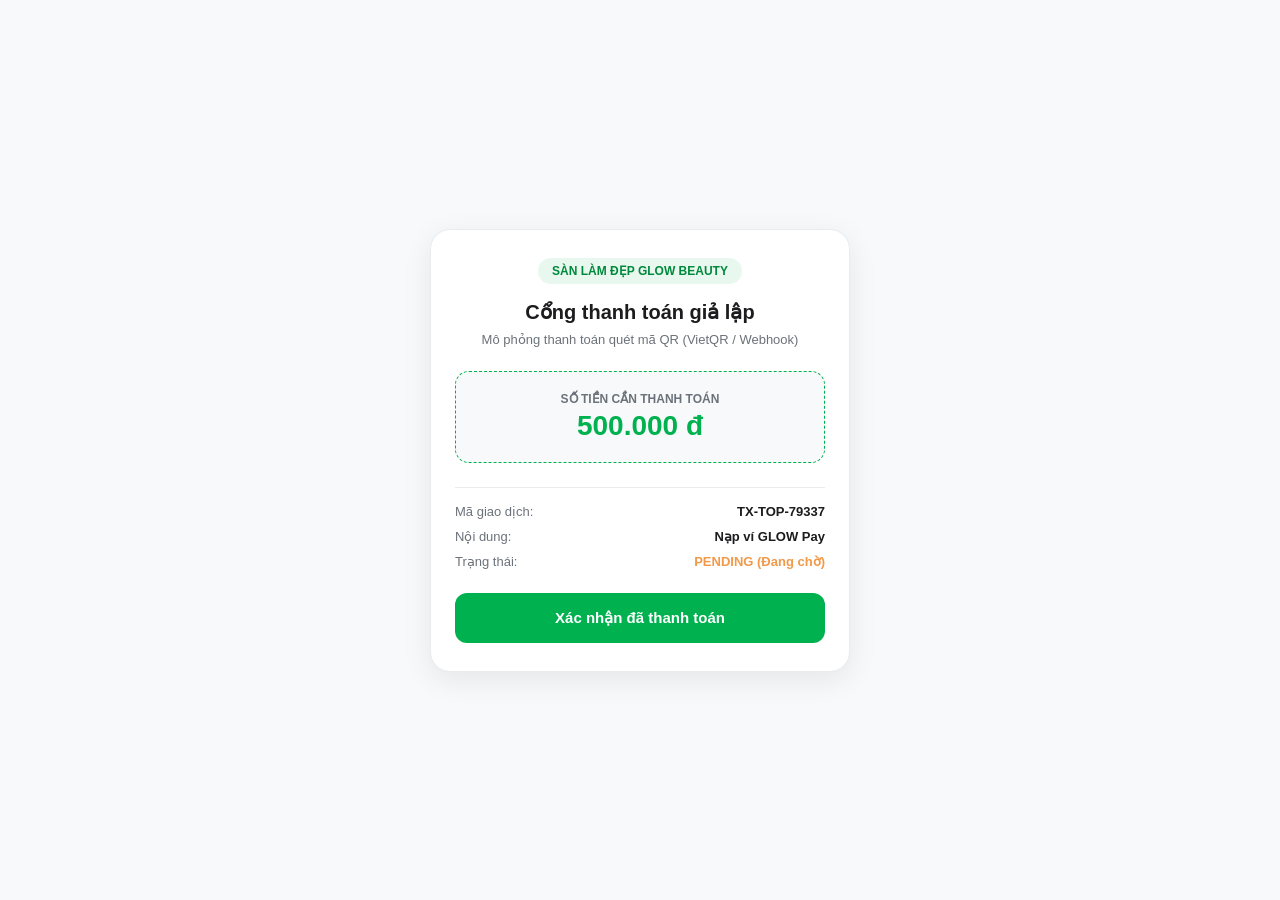
<file: app/src/main/assets/mock-payment.html>
<!DOCTYPE html>
<html lang="vi">
<head>
    <meta charset="UTF-8">
    <meta name="viewport" content="width=device-width, initial-scale=1.0">
    <title>Glow Beauty Pay - Cổng thanh toán giả lập</title>
    <style>
        * {
            box-sizing: border-box;
            margin: 0;
            padding: 0;
            font-family: -apple-system, BlinkMacSystemFont, 'Segoe UI', Roboto, Helvetica, Arial, sans-serif;
        }
        body {
            background-color: #F7F9FA;
            color: #1C1C1E;
            display: flex;
            justify-content: center;
            align-items: center;
            min-height: 100vh;
            padding: 16px;
        }
        .payment-card {
            background: #FFFFFF;
            width: 100%;
            max-width: 420px;
            border-radius: 20px;
            padding: 28px 24px;
            box-shadow: 0 8px 30px rgba(0, 0, 0, 0.08);
            border: 1px solid #E8ECEF;
            text-align: center;
        }
        .brand-badge {
            display: inline-block;
            background: #E8F8EE;
            color: #00893C;
            font-size: 12px;
            font-weight: 700;
            padding: 6px 14px;
            border-radius: 20px;
            margin-bottom: 16px;
        }
        h1 {
            font-size: 20px;
            font-weight: 700;
            margin-bottom: 8px;
        }
        p.subtitle {
            font-size: 13px;
            color: #6C727A;
            margin-bottom: 24px;
        }
        .amount-box {
            background: #F8F9FA;
            border: 1.5px dashed #00B14F;
            border-radius: 14px;
            padding: 20px;
            margin-bottom: 24px;
        }
        .amount-label {
            font-size: 12px;
            color: #6C727A;
            text-transform: uppercase;
            font-weight: 600;
            margin-bottom: 4px;
        }
        .amount-value {
            font-size: 28px;
            font-weight: 800;
            color: #00B14F;
        }
        .tx-details {
            text-align: left;
            margin-bottom: 24px;
            border-top: 1px solid #E8ECEF;
            padding-top: 16px;
        }
        .tx-row {
            display: flex;
            justify-content: space-between;
            font-size: 13px;
            margin-bottom: 10px;
        }
        .tx-label {
            color: #6C727A;
        }
        .tx-value {
            font-weight: 600;
            color: #1C1C1E;
        }
        .btn-confirm {
            background: #00B14F;
            color: white;
            border: none;
            width: 100%;
            height: 50px;
            border-radius: 12px;
            font-size: 15px;
            font-weight: 700;
            cursor: pointer;
            transition: background 0.2s;
            display: flex;
            align-items: center;
            justify-content: center;
        }
        .btn-confirm:hover {
            background: #00893C;
        }
        .success-box {
            display: none;
            padding: 20px;
        }
        .success-icon {
            width: 60px;
            height: 60px;
            background: #00B14F;
            border-radius: 50%;
            display: flex;
            align-items: center;
            justify-content: center;
            margin: 0 auto 16px;
            color: white;
            font-size: 32px;
        }
    </style>
</head>
<body>
    <div class="payment-card">
        <div id="payment-view">
            <span class="brand-badge">SÀN LÀM ĐẸP GLOW BEAUTY</span>
            <h1>Cổng thanh toán giả lập</h1>
            <p class="subtitle">Mô phỏng thanh toán quét mã QR (VietQR / Webhook)</p>

            <div class="amount-box">
                <div class="amount-label">Số tiền cần thanh toán</div>
                <div class="amount-value" id="amount-text">500.000 đ</div>
            </div>

            <div class="tx-details">
                <div class="tx-row">
                    <span class="tx-label">Mã giao dịch:</span>
                    <span class="tx-value" id="tx-id">TX-TOP-DEMO</span>
                </div>
                <div class="tx-row">
                    <span class="tx-label">Nội dung:</span>
                    <span class="tx-value" id="tx-note">Nạp tiền Ví GLOW Pay</span>
                </div>
                <div class="tx-row">
                    <span class="tx-label">Trạng thái:</span>
                    <span class="tx-value" style="color: #F2994A;">PENDING (Đang chờ)</span>
                </div>
            </div>

            <button class="btn-confirm" id="btn-submit" onclick="confirmPayment()">
                Xác nhận đã thanh toán
            </button>
        </div>

        <div id="success-view" class="success-box">
            <div class="success-icon">✓</div>
            <h2 style="color: #00B14F; margin-bottom: 8px;">Thanh toán thành công!</h2>
            <p style="font-size: 13px; color: #6C727A; margin-bottom: 16px;">
                Giao dịch đã được ghi nhận. Ứng dụng Customer App sẽ tự động cập nhật số dư trong giây lát.
            </p>
            <p style="font-size: 12px; color: #9EA3A8;">Bạn có thể đóng trang này để quay lại app.</p>
        </div>
    </div>

    <script>
        // Lấy thông tin từ Query Params: ?txId=...&amount=...
        const urlParams = new URLSearchParams(window.location.search);
        const txId = urlParams.get('txId') || 'TX-TOP-' + Math.floor(Math.random() * 90000 + 10000);
        const amount = urlParams.get('amount') || 500000;
        const note = urlParams.get('note') || 'Nạp ví GLOW Pay';

        document.getElementById('tx-id').innerText = txId;
        document.getElementById('tx-note').innerText = note;
        document.getElementById('amount-text').innerText = new Intl.NumberFormat('vi-VN').format(amount) + ' đ';

        function confirmPayment() {
            const btn = document.getElementById('btn-submit');
            btn.innerText = 'Đang xử lý...';
            btn.disabled = true;

            setTimeout(() => {
                document.getElementById('payment-view').style.display = 'none';
                document.getElementById('success-view').style.display = 'block';

                // Nếu mở trong WebView Android có cầu nối Javascript:
                if (window.Android && window.Android.onPaymentConfirmed) {
                    window.Android.onPaymentConfirmed(txId);
                }
            }, 800);
        }
    </script>
</body>
</html>
</file>
<file: app/src/main/assets/style.css>
/* =========================================================
   GLOW PRESTIGE - HAUTE COUTURE LUXURY BEAUTY STYLESHEET
   Harmonious 3-Color Master Palette:
   1. Warm White    : #fbf7e8 (Base Canvas & Velvet Warm Highlights)
   2. Pink Panther  : #f5d0c6 (Blush Rose Accent & Surface Radiance)
   3. Dusty Merlot  : #62202f (Noble Burgundy Noir & Primary Signature)
========================================================= */

:root {
  /* Three Core Color Pillars */
  --warm-white: #fbf7e8;
  --pink-panther: #f5d0c6;
  --dusty-merlot: #62202f;

  /* Extended Merlot Palette (Dark Luxury & Accents) */
  --merlot-noir: #280810;
  --merlot-deep: #44131e;
  --merlot-primary: #62202f;
  --merlot-light: #7e2b3e;
  --merlot-lighter: #9e3d53;
  --merlot-gradient: linear-gradient(135deg, #782638 0%, #62202f 50%, #44131d 100%);
  --merlot-soft: rgba(98, 32, 47, 0.08);
  --merlot-border: rgba(98, 32, 47, 0.22);

  /* Extended Pink Panther Palette (Blush & Soft Radiance) */
  --pink-light: #fef5f3;
  --pink-primary: #f5d0c6;
  --pink-dark: #e0a395;
  --pink-gradient: linear-gradient(135deg, #fdf6f4 0%, #f5d0c6 50%, #e9b3a7 100%);
  --pink-gold-gradient: linear-gradient(135deg, #fbf7e8 0%, #f5d0c6 50%, #e0a395 100%);
  --pink-soft: rgba(245, 208, 198, 0.45);
  --border-pink: rgba(245, 208, 198, 0.7);

  /* Extended Warm White Palette (Silk Canvas & Cards) */
  --warm-white-light: #fffdf7;
  --warm-white-base: #fbf7e8;
  --warm-white-dark: #f3edd2;
  --bg-porcelain: #fbf7e8;
  --bg-card: #ffffff;
  --bg-subtle: #fdfaf0;
  
  /* Text & Border System */
  --text-noir: #24090f;          /* Deep Merlot Charcoal */
  --text-heading: #3a101a;
  --text-muted: #73585f;         /* Cashmere Rosé Gray */
  --text-light: #a48c93;
  --border-silk: #ebdcd3;        /* Soft Silk Hairline Border */
  
  /* Aliases for Global Elements */
  --royal-noir: var(--merlot-primary);
  --royal-noir-light: var(--merlot-deep);
  --gold-primary: var(--merlot-primary);
  --gold-light: var(--warm-white);
  --gold-dark: var(--merlot-primary);
  --gold-gradient: var(--pink-gold-gradient);
  --rose-prestige: var(--pink-panther);
  --ruby-velvet: var(--merlot-primary);
  --border-gold: var(--border-pink);
  
  /* Radii & Haute Shadows */
  --radius-sm: 8px;
  --radius-md: 14px;
  --radius-lg: 22px;
  --radius-full: 999px;
  --shadow-haute: 0 4px 20px rgba(98, 32, 47, 0.06);
  --shadow-hover: 0 10px 25px rgba(98, 32, 47, 0.16);
  --shadow-glow: 0 0 20px rgba(245, 208, 198, 0.6);
  
  /* Typography System */
  --font-body: 'Be Vietnam Pro', -apple-system, BlinkMacSystemFont, 'Segoe UI', Roboto, sans-serif;
  --font-serif: 'Playfair Display', Georgia, serif;
  --font-luxury: 'Cinzel', 'Playfair Display', serif;
}

* {
  margin: 0;
  padding: 0;
  box-sizing: border-box;
  -webkit-tap-highlight-color: transparent;
}

body {
  font-family: var(--font-body);
  background-color: #170509;
  background-image: radial-gradient(circle at 50% 12%, #320d16 0%, #120306 100%);
  color: var(--text-noir);
  min-height: 100vh;
  display: flex;
  justify-content: center;
  align-items: center;
  overflow-x: hidden;
  -webkit-font-smoothing: antialiased;
  -moz-osx-font-smoothing: grayscale;
  text-rendering: optimizeLegibility;
}

/* =========================================================
   DEVICE CONTAINER & LUXURY PHONE SCREEN
========================================================= */
.device-container {
  width: 100%;
  max-width: 440px;
  height: 100vh;
  max-height: 920px;
  background: var(--bg-porcelain);
  position: relative;
  box-shadow: 0 30px 80px rgba(0, 0, 0, 0.7), 0 0 0 1px rgba(245, 208, 198, 0.25);
  overflow: hidden;
  display: flex;
  flex-direction: column;
  transition: all 0.35s ease;
}

@media (min-width: 600px) {
  .device-container {
    border-radius: 46px;
    border: 9px solid #2d0e16;
    height: 90vh;
    margin: 20px auto;
  }
}

.mobile-screen {
  width: 100%;
  height: 100%;
  display: flex;
  flex-direction: column;
  background: var(--bg-porcelain);
  position: relative;
  overflow: hidden;
}

/* =========================================================
   1. SUPER HEADER & ROLE SWITCHER
========================================================= */
.super-header {
  background: linear-gradient(180deg, #380d17 0%, #62202f 100%);
  color: #fff;
  padding: 8px 14px 12px 14px;
  position: relative;
  z-index: 20;
  border-bottom: 1px solid rgba(245, 208, 198, 0.3);
  box-shadow: 0 4px 20px rgba(40, 8, 16, 0.35);
}

.status-bar {
  display: flex;
  justify-content: space-between;
  align-items: center;
  font-size: 13px;
  font-weight: 600;
  padding: 0 6px 6px 6px;
  color: var(--warm-white);
}

.dynamic-island {
  width: 90px;
  height: 18px;
  background: #190408;
  border-radius: 12px;
  border: 0.5px solid rgba(245, 208, 198, 0.2);
}

.status-icons {
  display: flex;
  align-items: center;
  gap: 6px;
  font-size: 12px;
  color: var(--pink-primary);
}

.battery {
  font-size: 11px;
  font-weight: 600;
}

/* Top Role Switcher Bar */
.top-mode-bar {
  display: flex;
  justify-content: space-between;
  align-items: center;
  padding: 4px 2px 8px 2px;
  margin-bottom: 8px;
}

.brand-crest {
  display: flex;
  align-items: center;
  gap: 10px;
}

.brand-crest-box {
  width: 38px;
  height: 38px;
  background: rgba(255, 255, 255, 0.08);
  border: 1px solid rgba(218, 178, 128, 0.65);
  border-radius: 11px;
  display: flex;
  align-items: center;
  justify-content: center;
  color: #cfa86e;
  font-size: 17px;
  flex-shrink: 0;
  box-shadow: 0 2px 8px rgba(0, 0, 0, 0.2);
}

.brand-crest-text {
  display: flex;
  flex-direction: column;
}

.brand-title {
  font-family: var(--font-luxury), 'Cinzel', serif;
  font-size: 13.5px;
  font-weight: 800;
  color: #ffffff;
  letter-spacing: 0.8px;
  line-height: 1.15;
}

.brand-sub {
  font-size: 10.5px;
  color: #e5b8c2;
  font-weight: 500;
  line-height: 1.25;
}

.role-selector-pills {
  display: flex;
  background: rgba(24, 3, 7, 0.85);
  border: 1px solid rgba(245, 208, 198, 0.22);
  border-radius: 24px;
  padding: 3px;
  gap: 2px;
}

.role-pill-btn {
  background: transparent;
  border: none;
  color: rgba(255, 255, 255, 0.82);
  font-family: var(--font-body);
  font-size: 10px;
  font-weight: 600;
  padding: 4px 10px;
  border-radius: 16px;
  cursor: pointer;
  display: flex;
  align-items: center;
  gap: 4px;
  transition: all 0.2s ease;
}

.role-pill-btn.active {
  background: #ffffff;
  color: #360814;
  box-shadow: 0 2px 8px rgba(0, 0, 0, 0.3);
  font-weight: 800;
}

.header-main {
  display: flex;
  align-items: center;
  gap: 8px;
}

.icon-btn.qr-btn {
  width: 38px;
  height: 38px;
  border-radius: 12px;
  background: rgba(255, 255, 255, 0.12);
  border: 1px solid rgba(245, 208, 198, 0.45);
  color: var(--warm-white);
  display: flex;
  align-items: center;
  justify-content: center;
  font-size: 16px;
  cursor: pointer;
  transition: all 0.2s ease;
  flex-shrink: 0;
}

.icon-btn.qr-btn:hover {
  background: rgba(245, 208, 198, 0.25);
  border-color: var(--warm-white);
}

.search-box {
  flex: 1;
  background: #ffffff;
  border: 1.5px solid var(--pink-primary);
  border-radius: 12px;
  height: 38px;
  display: flex;
  align-items: center;
  padding: 0 10px;
  gap: 8px;
  box-shadow: 0 2px 10px rgba(40, 8, 16, 0.1);
  transition: all 0.25s ease;
}

.search-box:focus-within {
  box-shadow: 0 0 0 2px rgba(245, 208, 198, 0.6), 0 4px 14px rgba(98, 32, 47, 0.15);
  border-color: var(--dusty-merlot);
}

.search-icon {
  color: var(--dusty-merlot);
  font-size: 13px;
  flex-shrink: 0;
}

.search-box input {
  border: none;
  background: transparent;
  outline: none;
  font-size: 11.5px;
  font-weight: 500;
  color: var(--text-noir);
  width: 100%;
  pointer-events: auto;
  letter-spacing: -0.1px;
}

.search-box input::placeholder {
  color: #9d838a;
}

.search-clear-btn {
  background: #fae8e3;
  border: none;
  border-radius: 50%;
  width: 18px;
  height: 18px;
  font-size: 13px;
  color: var(--dusty-merlot);
  cursor: pointer;
  display: flex;
  align-items: center;
  justify-content: center;
  padding: 0;
  line-height: 1;
  flex-shrink: 0;
}

.search-clear-btn:hover {
  background: var(--pink-primary);
  color: var(--dusty-merlot);
}

.voice-search-badge {
  font-size: 9px;
  font-weight: 700;
  background: linear-gradient(135deg, var(--warm-white) 0%, var(--pink-primary) 100%);
  color: var(--dusty-merlot);
  padding: 2px 6px;
  border-radius: 6px;
  display: flex;
  align-items: center;
  gap: 3px;
  flex-shrink: 0;
  letter-spacing: 0.3px;
}

.coin-badge {
  background: rgba(245, 208, 198, 0.2);
  border: 1px solid rgba(245, 208, 198, 0.5);
  border-radius: var(--radius-full);
  display: flex;
  align-items: center;
  padding: 4px 8px 4px 5px;
  gap: 4px;
  cursor: pointer;
  flex-shrink: 0;
}

.coin-icon {
  color: var(--pink-primary);
  font-size: 11px;
}

.coin-val {
  font-size: 10.5px;
  font-weight: 700;
  color: var(--warm-white);
}

.avatar-badge {
  position: relative;
  width: 36px;
  height: 36px;
  border-radius: 50%;
  cursor: pointer;
  flex-shrink: 0;
}

.avatar-badge img {
  width: 100%;
  height: 100%;
  border-radius: 50%;
  object-fit: cover;
  border: 2px solid var(--pink-primary);
}

.vip-tag {
  position: absolute;
  bottom: -2px;
  right: -2px;
  background: var(--dusty-merlot);
  color: var(--warm-white);
  font-size: 8px;
  padding: 2px 3px;
  border-radius: 50%;
  border: 1.5px solid var(--pink-primary);
}

/* =========================================================
   SCROLLABLE CONTENT AREA
========================================================= */
.scroll-content {
  flex: 1;
  overflow-y: auto;
  overflow-x: hidden;
  padding-bottom: 24px;
  -webkit-overflow-scrolling: touch;
}

.scroll-content::-webkit-scrollbar {
  display: none;
}

/* =========================================================
   2. CATEGORIES GRID (8 ESSENTIAL SERVICES)
========================================================= */
.category-section {
  background: #ffffff;
  padding: 16px 10px 14px 10px;
  border-bottom-left-radius: 26px;
  border-bottom-right-radius: 26px;
  box-shadow: 0 4px 20px rgba(98, 32, 47, 0.05);
  border-bottom: 1px solid var(--border-silk);
  position: relative;
}

.cat-grid {
  display: grid;
  grid-template-columns: repeat(4, 1fr);
  row-gap: 14px;
  column-gap: 6px;
}

.cat-item {
  display: flex;
  flex-direction: column;
  align-items: center;
  text-align: center;
  cursor: pointer;
  transition: transform 0.25s cubic-bezier(0.34, 1.56, 0.64, 1);
}

.cat-item:active {
  transform: scale(0.92);
}

.cat-icon-wrap {
  width: 56px;
  height: 56px;
  display: flex;
  align-items: center;
  justify-content: center;
  position: relative;
  margin-bottom: 5px;
}

.icon-podium {
  width: 52px;
  height: 52px;
  border-radius: 50%;
  background: #ffffff;
  border: 1px solid rgba(245, 208, 198, 0.8);
  box-shadow: 0 4px 14px rgba(98, 32, 47, 0.06), inset 0 0 10px rgba(245, 208, 198, 0.18);
  display: flex;
  align-items: center;
  justify-content: center;
  position: relative;
  transition: all 0.25s ease;
}

.cat-item:hover .icon-podium {
  transform: translateY(-3px);
  border-color: var(--dusty-merlot);
  box-shadow: var(--shadow-hover);
}

.podium-rose { background: linear-gradient(145deg, #ffffff 0%, #fdf0ec 100%); border-color: rgba(245, 208, 198, 0.9); }
.podium-emerald { background: linear-gradient(145deg, #ffffff 0%, #fcf6ea 100%); border-color: rgba(98, 32, 47, 0.25); }
.podium-cyan { background: linear-gradient(145deg, #ffffff 0%, #fdf5f2 100%); border-color: rgba(245, 208, 198, 0.8); }
.podium-gold { background: linear-gradient(145deg, #ffffff 0%, #faf3e1 100%); border-color: rgba(98, 32, 47, 0.35); }
.podium-amber { background: linear-gradient(145deg, #ffffff 0%, #fcf0ec 100%); border-color: rgba(245, 208, 198, 0.9); }
.podium-violet { background: linear-gradient(145deg, #ffffff 0%, #f8e8ec 100%); border-color: rgba(98, 32, 47, 0.3); }

.luxury-svg {
  width: 30px;
  height: 30px;
  filter: drop-shadow(0 2px 4px rgba(98, 32, 47, 0.15));
}

.cat-name {
  font-family: var(--font-body);
  font-size: 11px;
  font-weight: 600;
  color: var(--text-noir);
  line-height: 1.3;
}

.badge-noble {
  position: absolute;
  top: -2px;
  right: -2px;
  background: var(--dusty-merlot);
  color: var(--warm-white);
  font-family: var(--font-luxury);
  font-size: 7.5px;
  font-weight: 800;
  padding: 1.5px 5px;
  border-radius: 8px;
  border: 1px solid var(--pink-primary);
  box-shadow: 0 2px 5px rgba(98, 32, 47, 0.35);
  text-transform: uppercase;
}

/* Smart Reminder Alert in Activity Tab */
.smart-reminder-alert {
  background: #fdf6ee;
  border: 1px solid var(--pink-primary);
  border-radius: 16px;
  padding: 11px 13px;
  display: flex;
  align-items: center;
  gap: 10px;
  margin-bottom: 14px;
  cursor: pointer;
  box-shadow: 0 2px 8px rgba(98, 32, 47, 0.06);
}

.smart-reminder-alert .alert-icon {
  width: 34px;
  height: 34px;
  border-radius: 50%;
  background: #fae4dc;
  color: var(--dusty-merlot);
  display: flex;
  align-items: center;
  justify-content: center;
  font-size: 14px;
  flex-shrink: 0;
}

.smart-reminder-alert .alert-body {
  display: flex;
  flex-direction: column;
  gap: 2px;
}

.smart-reminder-alert .alert-body strong {
  font-size: 11.5px;
  color: var(--dusty-merlot);
}

.smart-reminder-alert .alert-body span {
  font-size: 10.5px;
  color: var(--text-muted);
  line-height: 1.3;
}

/* =========================================================
   3. QUICK DUAL CARDS (CLEAN & SPACIOUS)
========================================================= */
.quick-cards-section {
  display: grid;
  grid-template-columns: 1fr 1fr;
  gap: 10px;
  padding: 12px 14px;
}

.quick-card {
  background: var(--bg-card);
  border-radius: 18px;
  padding: 12px 14px;
  min-height: 68px;
  display: flex;
  align-items: center;
  justify-content: space-between;
  box-shadow: var(--shadow-haute);
  border: 1px solid var(--border-silk);
  cursor: pointer;
  transition: transform 0.2s, border-color 0.2s, box-shadow 0.2s;
}

.quick-card:hover {
  border-color: var(--pink-primary);
  box-shadow: 0 6px 18px rgba(98, 32, 47, 0.08);
}

.quick-card:active {
  transform: scale(0.97);
}

.quick-card-left {
  display: flex;
  flex-direction: column;
  gap: 2px;
  overflow: hidden;
}

.card-label {
  font-size: 9.5px;
  color: var(--text-muted);
  font-weight: 700;
  text-transform: uppercase;
  letter-spacing: 0.5px;
}

.card-label-row {
  display: flex;
  align-items: center;
  gap: 5px;
}

.card-main-text {
  font-size: 13.5px;
  font-weight: 800;
  color: var(--text-noir);
  white-space: nowrap;
  letter-spacing: -0.2px;
}

.brand-logo-circle {
  width: 32px;
  height: 32px;
  border-radius: 50%;
  background: #fdf2ef;
  color: var(--dusty-merlot);
  border: 1px solid rgba(245, 208, 198, 0.85);
  display: flex;
  align-items: center;
  justify-content: center;
  font-size: 13px;
  flex-shrink: 0;
}

.live-dot {
  width: 6px;
  height: 6px;
  background: #10b981;
  border-radius: 50%;
  box-shadow: 0 0 0 2.5px rgba(16, 185, 129, 0.25);
  animation: pulseDot 1.5s infinite;
}

@keyframes pulseDot {
  0% { box-shadow: 0 0 0 0 rgba(16, 185, 129, 0.4); }
  70% { box-shadow: 0 0 0 5px rgba(16, 185, 129, 0); }
  100% { box-shadow: 0 0 0 0 rgba(16, 185, 129, 0); }
}

.star-rating-box {
  background: #fdf1ed;
  color: var(--dusty-merlot);
  font-size: 10.5px;
  font-weight: 800;
  padding: 4px 7px;
  border-radius: 8px;
  border: 0.5px solid var(--pink-primary);
  display: flex;
  align-items: center;
  gap: 3px;
  white-space: nowrap;
  flex-shrink: 0;
}

/* =========================================================
   4. FEATURED HERO BANNERS (BREATHABLE LUXURY LAYOUT)
========================================================= */
.banner-section {
  padding: 4px 14px 12px 14px;
}

.section-header {
  display: flex;
  justify-content: space-between;
  align-items: center;
  margin-bottom: 10px;
}

.section-title {
  font-family: var(--font-serif);
  font-size: 16px;
  font-weight: 700;
  color: var(--text-heading);
}

.view-all-link {
  font-size: 11px;
  font-weight: 700;
  color: var(--dusty-merlot);
  text-decoration: none;
  display: flex;
  align-items: center;
  gap: 4px;
}

.view-all-link:hover {
  color: var(--merlot-light);
}

.banner-carousel {
  display: flex;
  gap: 12px;
  overflow-x: auto;
  scroll-snap-type: x mandatory;
  padding-bottom: 4px;
}

.banner-carousel::-webkit-scrollbar {
  display: none;
}

.banner-card {
  flex: 0 0 295px;
  scroll-snap-align: start;
  border-radius: 20px;
  height: 156px;
  padding: 14px;
  position: relative;
  overflow: hidden;
  color: #fff;
  display: flex;
  justify-content: space-between;
  align-items: center;
  cursor: pointer;
  box-shadow: 0 6px 20px rgba(40, 8, 16, 0.2);
  border: 1px solid rgba(245, 208, 198, 0.35);
  transition: transform 0.2s;
}

.banner-card:active {
  transform: scale(0.98);
}

.hero-bg-1 { background: linear-gradient(135deg, #2b0811 0%, #62202f 55%, #882c42 100%); }
.hero-bg-2 { background: linear-gradient(135deg, #44131e 0%, #62202f 55%, #a63f57 100%); }

.banner-content {
  display: flex;
  flex-direction: column;
  justify-content: space-between;
  height: 100%;
  z-index: 2;
  flex: 1;
  padding-right: 8px;
}

.banner-badge-top {
  background: rgba(245, 208, 198, 0.25);
  border: 0.5px solid rgba(251, 247, 232, 0.6);
  backdrop-filter: blur(6px);
  padding: 2px 7px;
  border-radius: 5px;
  font-size: 8px;
  font-weight: 700;
  color: var(--warm-white);
  text-transform: uppercase;
  width: fit-content;
  letter-spacing: 0.5px;
}

.banner-title {
  font-family: var(--font-serif);
  font-size: 15px;
  font-weight: 700;
  line-height: 1.25;
  color: var(--warm-white);
  margin: 2px 0;
}

.banner-sub {
  font-size: 10px;
  color: var(--pink-primary);
  line-height: 1.3;
}

.btn-banner-book {
  background: linear-gradient(135deg, var(--warm-white) 0%, var(--pink-primary) 100%);
  color: var(--dusty-merlot);
  font-size: 9.5px;
  font-weight: 800;
  padding: 5px 11px;
  border-radius: 7px;
  border: none;
  width: fit-content;
  box-shadow: 0 2px 6px rgba(0,0,0,0.25);
  cursor: pointer;
}

.banner-thumb-wrap {
  width: 95px;
  height: 100%;
  border-radius: 14px;
  overflow: hidden;
  flex-shrink: 0;
  box-shadow: 0 4px 12px rgba(0,0,0,0.35);
  border: 1px solid rgba(245, 208, 198, 0.4);
}

.banner-thumb {
  width: 100%;
  height: 100%;
  object-fit: cover;
}

/* Flash Sale */
.flash-sale-section {
  margin: 0 14px 14px 14px;
  background: #fff;
  border-radius: 20px;
  padding: 12px;
  box-shadow: var(--shadow-haute);
  border: 1px solid var(--border-silk);
}

.flash-header {
  display: flex;
  justify-content: space-between;
  align-items: center;
  margin-bottom: 10px;
}

.flash-title {
  display: flex;
  align-items: center;
  gap: 6px;
  font-family: var(--font-serif);
  font-size: 14px;
  font-weight: 700;
  color: var(--dusty-merlot);
}

.flash-icon { color: var(--dusty-merlot); font-size: 14px; }

.countdown-timer {
  display: flex;
  align-items: center;
  gap: 2px;
  font-size: 11px;
  font-weight: 800;
  color: var(--dusty-merlot);
}

.time-box {
  background: var(--dusty-merlot);
  color: var(--warm-white);
  padding: 1px 4px;
  border-radius: 4px;
  font-size: 9.5px;
}

.flash-link {
  font-size: 11px;
  color: var(--dusty-merlot);
  font-weight: 700;
  text-decoration: none;
}

.flash-grid {
  display: grid;
  grid-template-columns: 1fr 1fr;
  gap: 10px;
}

.flash-card {
  background: #ffffff;
  border: 1px solid var(--border-silk);
  border-radius: 16px;
  overflow: hidden;
  cursor: pointer;
  transition: transform 0.2s, box-shadow 0.2s;
}

.flash-card:hover {
  transform: translateY(-2px);
  box-shadow: var(--shadow-haute);
}

.flash-img-wrap {
  height: 90px;
  position: relative;
}

.flash-img-wrap img {
  width: 100%;
  height: 100%;
  object-fit: cover;
}

.discount-badge {
  position: absolute;
  top: 6px;
  left: 6px;
  background: var(--dusty-merlot);
  color: var(--warm-white);
  font-size: 8.5px;
  font-weight: 800;
  padding: 2px 6px;
  border-radius: 6px;
  border: 0.5px solid var(--pink-primary);
}

.flash-info { padding: 8px; }
.flash-name { font-size: 11px; font-weight: 700; color: var(--text-noir); margin-bottom: 3px; }
.flash-price-row { display: flex; align-items: baseline; gap: 4px; margin-bottom: 4px; }
.new-price { font-size: 12.5px; font-weight: 800; color: var(--dusty-merlot); }
.old-price { font-size: 10px; color: var(--text-light); text-decoration: line-through; }

.deposit-tag {
  font-size: 9px;
  font-weight: 700;
  color: var(--dusty-merlot);
  background: #fdf0ec;
  border: 0.5px solid var(--pink-primary);
  padding: 2px 6px;
  border-radius: 4px;
  width: fit-content;
}

/* =========================================================
   5. SALON LIST & SPONSORED CARDS
========================================================= */
.places-section { padding: 4px 14px; }
.filter-btn {
  background: #ffffff;
  border: 1px solid var(--border-silk);
  border-radius: 20px;
  padding: 5px 12px;
  font-size: 11px;
  font-weight: 700;
  cursor: pointer;
}

.filter-pills {
  display: flex;
  gap: 6px;
  overflow-x: auto;
  padding: 8px 0 12px 0;
}

.pill-btn {
  white-space: nowrap;
  padding: 5px 12px;
  background: #ffffff;
  border: 1px solid var(--border-silk);
  border-radius: 20px;
  font-size: 11px;
  font-weight: 600;
  color: var(--text-muted);
  cursor: pointer;
  transition: all 0.2s;
}

.pill-btn.active {
  background: var(--dusty-merlot);
  color: var(--warm-white);
  border-color: var(--dusty-merlot);
  font-weight: 700;
  box-shadow: 0 2px 8px rgba(98, 32, 47, 0.2);
}

.salon-list { display: flex; flex-direction: column; gap: 14px; }

.salon-card {
  background: #ffffff;
  border-radius: 20px;
  overflow: hidden;
  box-shadow: var(--shadow-haute);
  border: 1px solid var(--border-silk);
  cursor: pointer;
  transition: transform 0.2s, box-shadow 0.2s;
}

.salon-card:hover {
  transform: translateY(-2px);
  box-shadow: var(--shadow-hover);
}

.salon-card.sponsored-card {
  border: 1.5px solid var(--pink-primary);
}

.salon-cover {
  height: 140px;
  position: relative;
}

.salon-cover img {
  width: 100%;
  height: 100%;
  object-fit: cover;
}

.salon-tag-top {
  position: absolute;
  top: 10px;
  left: 10px;
  display: flex;
  gap: 6px;
}

.tag-status {
  background: rgba(36, 9, 15, 0.8);
  backdrop-filter: blur(6px);
  color: #fff;
  font-size: 9px;
  font-weight: 700;
  padding: 3px 6px;
  border-radius: 6px;
  display: flex;
  align-items: center;
  gap: 4px;
}

.tag-status.open i { color: #34d399; font-size: 7px; }

.tag-sponsor {
  background: linear-gradient(135deg, var(--warm-white) 0%, var(--pink-primary) 100%);
  color: var(--dusty-merlot);
  font-size: 8.5px;
  font-weight: 800;
  padding: 3px 6px;
  border-radius: 6px;
  display: flex;
  align-items: center;
  gap: 4px;
  letter-spacing: 0.4px;
  border: 0.5px solid rgba(98, 32, 47, 0.2);
}

.tag-promo {
  background: var(--dusty-merlot);
  color: var(--warm-white);
  font-size: 9px;
  font-weight: 700;
  padding: 3px 6px;
  border-radius: 6px;
  border: 0.5px solid var(--pink-primary);
}

.fav-heart-btn {
  position: absolute;
  top: 10px;
  right: 10px;
  width: 30px;
  height: 30px;
  background: rgba(255, 255, 255, 0.95);
  border: none;
  border-radius: 50%;
  color: var(--text-light);
  display: flex;
  align-items: center;
  justify-content: center;
  font-size: 13px;
  cursor: pointer;
  transition: all 0.2s;
}

.fav-heart-btn:hover {
  color: var(--dusty-merlot);
  background: #ffffff;
}

.salon-body { padding: 12px; }

.salon-main-info {
  display: flex;
  justify-content: space-between;
  align-items: flex-start;
  margin-bottom: 4px;
}

.salon-title {
  font-family: var(--font-serif);
  font-size: 15px;
  font-weight: 700;
  color: var(--text-heading);
}

.salon-rating { display: flex; align-items: center; gap: 3px; font-size: 11.5px; font-weight: 800; }
.star-filled { color: var(--dusty-merlot); }
.reviews { font-size: 10px; color: var(--text-muted); font-weight: 500; }
.salon-services { font-size: 11px; color: var(--text-muted); margin-bottom: 8px; line-height: 1.35; }

.salon-meta-row {
  display: flex;
  justify-content: space-between;
  align-items: center;
  font-size: 11px;
  color: var(--text-muted);
  padding-bottom: 8px;
  border-bottom: 1px dashed var(--border-silk);
  margin-bottom: 8px;
}

.meta-item i { color: var(--dusty-merlot); margin-right: 2px; }
.meta-price strong { font-size: 13px; color: var(--dusty-merlot); }

.salon-badges-row { display: flex; flex-wrap: wrap; gap: 5px; }

.badge-mini {
  background: #fdfaf0;
  color: var(--text-muted);
  border: 1px solid var(--border-silk);
  font-size: 9px;
  font-weight: 600;
  padding: 2px 6px;
  border-radius: 6px;
  display: flex;
  align-items: center;
  gap: 3px;
}

.badge-mini.highlight {
  background: #fdf2ef;
  color: var(--dusty-merlot);
  border-color: var(--pink-primary);
  font-weight: 700;
}

/* =========================================================
   6. PARTNER / SALON MANAGER PORTAL STYLES
========================================================= */
.partner-view {
  background: var(--bg-porcelain);
  padding: 14px;
}

/* =========================================================
   6A. EXACT SCREENSHOT HAUTE COUTURE PARTNER STYLES
========================================================= */

/* 1. Hero Luxury Salon Card */
.partner-hero-card {
  border-radius: 26px;
  background: linear-gradient(135deg, #3D0C18 0%, #290610 50%, #1E030B 100%);
  padding: 22px 16px 22px 20px;
  display: flex;
  align-items: center;
  justify-content: space-between;
  margin-bottom: 14px;
  box-shadow: 0 10px 25px rgba(30, 3, 11, 0.25);
  position: relative;
  overflow: hidden;
}

.partner-hero-left {
  flex: 1;
  padding-right: 12px;
  display: flex;
  flex-direction: column;
  gap: 6px;
  z-index: 2;
}

.partner-crown-medallion {
  width: 58px;
  height: 58px;
  border-radius: 50%;
  background: #FFF9F5;
  border: 1.5px solid #BA8B55;
  display: flex;
  align-items: center;
  justify-content: center;
  margin-bottom: 4px;
  box-shadow: 0 4px 12px rgba(0, 0, 0, 0.12);
}

.partner-crown-medallion svg {
  width: 28px;
  height: 28px;
}

.partner-hero-title {
  font-family: var(--font-serif), 'Playfair Display', serif;
  font-size: 22px;
  font-weight: 700;
  line-height: 1.22;
  color: #ffffff;
  margin: 0;
}

.partner-hero-meta {
  display: flex;
  align-items: center;
  gap: 5px;
  color: #F3C2CA;
  font-size: 11px;
  margin-top: 2px;
}

.partner-hero-meta i {
  font-size: 11px;
  color: #F3C2CA;
}

.partner-status-btn {
  align-self: flex-start;
  margin-top: 8px;
  background: linear-gradient(90deg, #B58451 0%, #C79863 100%);
  border: 1px solid rgba(255, 223, 176, 0.5);
  border-radius: 999px;
  padding: 6px 14px;
  color: #ffffff;
  font-size: 12px;
  font-weight: 700;
  display: inline-flex;
  align-items: center;
  gap: 6px;
  cursor: pointer;
  box-shadow: 0 4px 12px rgba(181, 132, 81, 0.3);
  transition: all 0.2s ease;
}

.partner-status-btn i {
  font-size: 9px;
}

.partner-hero-portal {
  width: 116px;
  height: 168px;
  border-radius: 64px 64px 24px 24px;
  border: 2px solid #BA8B55;
  overflow: hidden;
  flex-shrink: 0;
  box-shadow: 0 8px 20px rgba(0, 0, 0, 0.35);
}

.partner-hero-portal img {
  width: 100%;
  height: 100%;
  object-fit: cover;
  display: block;
}

/* 2. Metrics Card */
.partner-metrics-card {
  background: #ffffff;
  border-radius: 20px;
  padding: 18px 16px;
  display: flex;
  align-items: center;
  box-shadow: 0 4px 18px rgba(98, 32, 47, 0.05);
  margin-bottom: 14px;
  border: 1px solid rgba(235, 220, 211, 0.6);
}

.metric-col {
  flex: 1;
  display: flex;
  align-items: center;
  gap: 12px;
}

.metric-icon-box {
  width: 44px;
  height: 44px;
  border-radius: 50%;
  background: #F9EFEF;
  display: flex;
  align-items: center;
  justify-content: center;
  color: #5A1426;
  font-size: 20px;
  flex-shrink: 0;
}

.metric-text-box {
  display: flex;
  flex-direction: column;
  gap: 2px;
}

.metric-label {
  font-size: 11.5px;
  color: #7A686D;
  font-weight: 500;
}

.metric-value {
  font-size: 22px;
  font-weight: 800;
  color: #24090F;
  line-height: 1.1;
}

.metric-divider {
  width: 1px;
  height: 42px;
  background: #F0E5DE;
  margin: 0 12px;
}

/* 3. Reviews Card */
.partner-reviews-card {
  background: #ffffff;
  border-radius: 20px;
  padding: 18px 16px;
  display: flex;
  align-items: center;
  justify-content: space-between;
  box-shadow: 0 4px 18px rgba(98, 32, 47, 0.05);
  margin-bottom: 14px;
  border: 1px solid rgba(235, 220, 211, 0.6);
  cursor: pointer;
  transition: transform 0.2s ease, box-shadow 0.2s ease;
}

.partner-reviews-card:active {
  transform: scale(0.99);
}

.reviews-left {
  display: flex;
  align-items: center;
  gap: 12px;
}

.reviews-icon-box {
  width: 44px;
  height: 44px;
  border-radius: 50%;
  background: #F9EFEF;
  display: flex;
  align-items: center;
  justify-content: center;
  color: #882C42;
  font-size: 19px;
  flex-shrink: 0;
}

.reviews-text-box {
  display: flex;
  flex-direction: column;
  gap: 2px;
}

.reviews-label {
  font-size: 11.5px;
  color: #7A686D;
  font-weight: 500;
}

.reviews-rating-line {
  display: flex;
  align-items: baseline;
  gap: 4px;
}

.rating-num {
  font-size: 20px;
  font-weight: 800;
  color: #24090F;
}

.rating-count {
  font-size: 14px;
  font-weight: 700;
  color: #24090F;
}

.reviews-link {
  display: flex;
  align-items: center;
  gap: 4px;
  color: #5A1426;
  font-size: 13px;
  font-weight: 700;
}

.reviews-link i {
  font-size: 12px;
}

/* 4. Section Header */
.partner-section-header {
  display: flex;
  align-items: center;
  justify-content: space-between;
  padding: 6px 2px 10px 2px;
  margin-top: 4px;
}

.section-title-wrap {
  display: flex;
  align-items: center;
  gap: 8px;
  color: #6B1228;
}

.section-title-wrap i {
  font-size: 20px;
}

.section-title {
  font-size: 17.5px;
  font-weight: 800;
  color: #6B1228;
  margin: 0;
}

.section-decor-line {
  display: flex;
  align-items: center;
  gap: 4px;
}

.decor-bar {
  width: 60px;
  height: 1px;
  background: linear-gradient(90deg, transparent, #BA8B55);
}

.decor-sparkle {
  color: #BA8B55;
  font-size: 12px;
  line-height: 1;
}

/* 5. Service Items Cards */
.partner-service-lux-list {
  display: flex;
  flex-direction: column;
  gap: 12px;
  margin-bottom: 18px;
}

.partner-service-lux-card {
  background: #ffffff;
  border-radius: 18px;
  padding: 14px;
  display: flex;
  align-items: center;
  box-shadow: 0 3px 14px rgba(98, 32, 47, 0.04);
  border: 1px solid rgba(235, 220, 211, 0.6);
  cursor: pointer;
  transition: transform 0.15s ease, box-shadow 0.15s ease;
}

.partner-service-lux-card:active {
  transform: scale(0.99);
}

.service-lux-img {
  width: 68px;
  height: 68px;
  border-radius: 14px;
  object-fit: cover;
  flex-shrink: 0;
}

.service-lux-content {
  flex: 1;
  padding: 0 12px;
  display: flex;
  flex-direction: column;
  gap: 4px;
}

.service-lux-title {
  font-size: 13.5px;
  font-weight: 700;
  color: #2B0A13;
  line-height: 1.35;
  margin: 0;
}

.service-lux-meta {
  display: flex;
  align-items: center;
  gap: 4px;
  color: #7A686D;
  font-size: 11.5px;
}

.service-lux-meta i {
  font-size: 11px;
}

.service-lux-pricing {
  display: flex;
  align-items: center;
  gap: 6px;
  color: #6B1228;
}

.service-lux-price {
  font-size: 15px;
  font-weight: 800;
  color: #6B1228;
  white-space: nowrap;
}

.service-lux-pricing i {
  font-size: 13px;
}

/* Collapsible Partner Management Drawer */
.partner-tools-drawer {
  background: #ffffff;
  border-radius: 18px;
  border: 1px solid rgba(235, 220, 211, 0.8);
  margin-top: 10px;
  margin-bottom: 20px;
  overflow: hidden;
  box-shadow: 0 2px 10px rgba(0, 0, 0, 0.03);
}

.partner-tools-toggle {
  padding: 13px 16px;
  display: flex;
  align-items: center;
  justify-content: space-between;
  font-size: 12.5px;
  font-weight: 700;
  color: #6B1228;
  cursor: pointer;
  background: #fbf5f2;
}

.partner-tools-content {
  padding: 14px;
}

.partner-tabs {
  display: flex;
  background: #eddcd3;
  padding: 3px;
  border-radius: 14px;
  gap: 3px;
  margin-bottom: 14px;
}

.partner-tab-btn {
  flex: 1;
  padding: 8px 4px;
  background: transparent;
  border: none;
  border-radius: 10px;
  font-size: 11px;
  font-weight: 700;
  color: var(--text-muted);
  cursor: pointer;
  display: flex;
  align-items: center;
  justify-content: center;
  gap: 5px;
  transition: all 0.2s;
}

.partner-tab-btn.active {
  background: #ffffff;
  color: var(--dusty-merlot);
  box-shadow: 0 2px 6px rgba(98, 32, 47, 0.08);
}

.section-box {
  background: #ffffff;
  border-radius: 20px;
  padding: 14px;
  border: 1px solid var(--border-silk);
  box-shadow: var(--shadow-haute);
}

.pane-header {
  display: flex;
  justify-content: space-between;
  align-items: flex-start;
  margin-bottom: 12px;
  padding-bottom: 10px;
  border-bottom: 1px solid var(--border-silk);
}

.pane-title {
  font-size: 13.5px;
  font-weight: 800;
  color: var(--text-heading);
}

.pane-sub {
  font-size: 10.5px;
  color: var(--text-muted);
  margin-top: 2px;
}

.action-btn-sm {
  background: #fdfaf0;
  border: 1px solid var(--border-silk);
  border-radius: 8px;
  padding: 4px 8px;
  font-size: 10.5px;
  font-weight: 700;
  color: var(--text-noir);
  cursor: pointer;
  display: flex;
  align-items: center;
  gap: 4px;
}

.action-btn-sm.primary {
  background: var(--dusty-merlot);
  color: var(--warm-white);
  border-color: var(--dusty-merlot);
}

/* Interactive Slot Locker Grid */
.slot-lock-grid {
  display: grid;
  grid-template-columns: 1fr 1fr;
  gap: 10px;
}

.partner-slot-item {
  border-radius: 14px;
  padding: 10px;
  display: flex;
  flex-direction: column;
  gap: 4px;
  border: 1px solid var(--border-silk);
  position: relative;
  transition: all 0.2s;
}

.slot-time { font-size: 11.5px; font-weight: 800; color: var(--text-noir); }
.slot-status { font-size: 10px; color: var(--text-muted); }

.slot-badge.deposit-paid {
  background: var(--dusty-merlot);
  color: var(--warm-white);
  font-size: 8.5px;
  font-weight: 800;
  padding: 2px 5px;
  border-radius: 4px;
  width: fit-content;
}

.btn-slot-toggle {
  margin-top: 4px;
  padding: 3px 8px;
  font-size: 9.5px;
  font-weight: 700;
  border-radius: 6px;
  border: 1px solid var(--border-silk);
  background: #ffffff;
  color: var(--text-noir);
  cursor: pointer;
}

/* Partner Service List */
.partner-service-list {
  display: flex;
  flex-direction: column;
  gap: 8px;
}

.partner-service-row {
  display: flex;
  justify-content: space-between;
  align-items: center;
  padding: 10px;
  background: #fdfaf0;
  border-radius: 12px;
  border: 1px solid var(--border-silk);
}

.service-row-info {
  display: flex;
  flex-direction: column;
  gap: 2px;
}

.service-row-info strong { font-size: 12px; color: var(--text-noir); }
.service-row-info span { font-size: 10px; color: var(--text-muted); }

.btn-icon-edit {
  width: 30px;
  height: 30px;
  border-radius: 8px;
  border: 1px solid var(--border-silk);
  background: #fff;
  color: var(--dusty-merlot);
  cursor: pointer;
}

/* Partner Membership Plans */
.plans-grid {
  display: flex;
  flex-direction: column;
  gap: 12px;
}

.plan-card {
  border-radius: 16px;
  padding: 14px;
  border: 1.5px solid var(--border-silk);
  background: #ffffff;
  position: relative;
}

.plan-card.featured-plan {
  border-color: var(--dusty-merlot);
  box-shadow: 0 4px 14px rgba(98, 32, 47, 0.1);
}

.plan-card.vip-plan {
  border-color: var(--dusty-merlot);
  background: linear-gradient(145deg, #ffffff 0%, #fdf2ef 100%);
  box-shadow: 0 4px 16px rgba(98, 32, 47, 0.12);
}

.plan-badge-top {
  position: absolute;
  top: -9px;
  right: 14px;
  background: var(--dusty-merlot);
  color: var(--warm-white);
  font-size: 8.5px;
  font-weight: 800;
  padding: 2px 8px;
  border-radius: 8px;
  text-transform: uppercase;
}

.plan-badge-top.gold {
  background: linear-gradient(135deg, var(--warm-white) 0%, var(--pink-primary) 100%);
  color: var(--dusty-merlot);
  border: 0.5px solid var(--dusty-merlot);
}

.plan-head {
  display: flex;
  justify-content: space-between;
  align-items: baseline;
  margin-bottom: 8px;
}

.plan-head h4 { font-size: 13.5px; font-weight: 800; color: var(--text-heading); }
.plan-price { font-size: 14px; font-weight: 800; color: var(--dusty-merlot); }
.plan-price span { font-size: 10px; color: var(--text-muted); font-weight: 500; }

.plan-perks {
  list-style: none;
  display: flex;
  flex-direction: column;
  gap: 4px;
  margin-bottom: 10px;
}

.plan-perks li {
  font-size: 10.5px;
  color: var(--text-muted);
  display: flex;
  align-items: center;
  gap: 6px;
}

.plan-perks li i { color: var(--dusty-merlot); font-size: 10px; }

.btn-plan {
  width: 100%;
  padding: 8px;
  border-radius: 10px;
  font-size: 11.5px;
  font-weight: 800;
  cursor: pointer;
}

.btn-plan.outline { background: #fff; border: 1px solid var(--border-silk); color: var(--text-muted); }
.btn-plan.primary { background: var(--dusty-merlot); border: none; color: var(--warm-white); }
.btn-plan.gold { background: linear-gradient(135deg, var(--warm-white) 0%, var(--pink-primary) 100%); border: 1px solid var(--dusty-merlot); color: var(--dusty-merlot); }

/* =========================================================
   7. ACTIVITY & BOOKING TICKET VIEW
========================================================= */
.activity-view, .notif-view {
  padding: 14px;
  background: var(--bg-porcelain);
}

.activity-header {
  margin-bottom: 14px;
}

.activity-title {
  font-family: var(--font-serif);
  font-size: 17px;
  font-weight: 700;
  color: var(--text-heading);
}

.activity-sub {
  font-size: 11px;
  color: var(--text-muted);
  margin-top: 2px;
}

.booking-ticket-card {
  background: #ffffff;
  border-radius: 22px;
  border: 1px solid var(--border-pink);
  box-shadow: 0 6px 20px rgba(98, 32, 47, 0.08);
  overflow: hidden;
  margin-bottom: 14px;
}

.ticket-top {
  background: linear-gradient(135deg, #44131e 0%, #62202f 100%);
  color: #fff;
  padding: 10px 14px;
  display: flex;
  justify-content: space-between;
  align-items: center;
  border-bottom: 1px solid rgba(245, 208, 198, 0.3);
}

.ticket-status-pill {
  font-size: 9.5px;
  font-weight: 800;
  color: var(--pink-primary);
  display: flex;
  align-items: center;
  gap: 5px;
}

.booking-id {
  font-family: var(--font-luxury);
  font-size: 10px;
  color: var(--warm-white);
  letter-spacing: 0.5px;
}

.ticket-body {
  padding: 14px;
  display: flex;
  flex-direction: column;
  gap: 10px;
}

.ticket-salon-name {
  font-family: var(--font-serif);
  font-size: 15px;
  font-weight: 700;
  color: var(--text-heading);
}

.ticket-service-name {
  font-size: 11.5px;
  color: var(--text-muted);
}

.ticket-time-box {
  display: flex;
  justify-content: space-between;
  background: #fdfaf0;
  border-radius: 12px;
  padding: 8px 12px;
  border: 1px solid var(--border-silk);
}

.time-item {
  display: flex;
  flex-direction: column;
  font-size: 11px;
}

.time-item .lbl { font-size: 9px; color: var(--text-muted); text-transform: uppercase; }

.ticket-qr-area {
  display: flex;
  flex-direction: column;
  align-items: center;
  justify-content: center;
  padding: 12px;
  background: #fdf3f0;
  border: 1.5px dashed var(--dusty-merlot);
  border-radius: 16px;
  cursor: pointer;
  gap: 6px;
}

.qr-mockup {
  font-size: 48px;
  color: var(--dusty-merlot);
}

.qr-hint {
  font-size: 9.5px;
  color: var(--dusty-merlot);
  font-weight: 700;
}

.ticket-payment-summary {
  background: #fdfaf0;
  border-radius: 12px;
  padding: 10px;
  display: flex;
  flex-direction: column;
  gap: 4px;
}

.pay-row {
  display: flex;
  justify-content: space-between;
  font-size: 11px;
  color: var(--text-muted);
}

.pay-row.highlight { color: var(--dusty-merlot); font-weight: 700; }
.pay-row.total {
  border-top: 1px solid var(--border-silk);
  padding-top: 4px;
  font-weight: 800;
  color: var(--text-noir);
}

.ticket-actions-row {
  display: flex;
  gap: 8px;
  margin-top: 4px;
}

.ticket-btn {
  flex: 1;
  padding: 9px;
  border-radius: 10px;
  font-size: 11.5px;
  font-weight: 700;
  cursor: pointer;
  display: flex;
  align-items: center;
  justify-content: center;
  gap: 5px;
}

.ticket-btn.outline {
  background: #fff;
  border: 1px solid var(--border-silk);
  color: var(--dusty-merlot);
}

.ticket-btn.secondary {
  background: var(--dusty-merlot);
  border: none;
  color: var(--warm-white);
}

.completed-ticket-card {
  background: #ffffff;
  border-radius: 18px;
  padding: 12px;
  border: 1px solid var(--border-silk);
  box-shadow: var(--shadow-haute);
}

.completed-tag {
  background: #fdfaf0;
  color: var(--text-muted);
  font-size: 8.5px;
  font-weight: 800;
  padding: 2px 5px;
  border-radius: 4px;
  border: 1px solid var(--border-silk);
}

.completed-header h4 { font-size: 13px; font-weight: 700; margin-top: 4px; color: var(--text-heading); }
.completed-header p { font-size: 10.5px; color: var(--text-muted); margin-bottom: 8px; }

.btn-review-trigger {
  width: 100%;
  padding: 8px;
  background: #fdf2ef;
  border: 1px solid var(--pink-primary);
  color: var(--dusty-merlot);
  border-radius: 10px;
  font-size: 11px;
  font-weight: 800;
  cursor: pointer;
}

/* =========================================================
   8. SMART NOTIFICATIONS VIEW
========================================================= */
.notif-list {
  display: flex;
  flex-direction: column;
  gap: 10px;
}

.notif-card {
  background: #ffffff;
  border-radius: 16px;
  padding: 12px;
  display: flex;
  gap: 10px;
  border: 1px solid var(--border-silk);
  box-shadow: var(--shadow-haute);
  cursor: pointer;
}

.notif-card.unread {
  border-color: var(--pink-primary);
  background: #fefdf9;
}

.notif-icon-circle {
  width: 36px;
  height: 36px;
  border-radius: 50%;
  display: flex;
  align-items: center;
  justify-content: center;
  font-size: 14px;
  flex-shrink: 0;
}

.notif-icon-circle.bell { background: #fdf2ef; color: var(--dusty-merlot); }
.notif-icon-circle.check { background: #fbf7e8; color: var(--dusty-merlot); }
.notif-icon-circle.gift { background: #fae4dc; color: var(--dusty-merlot); }

.notif-content {
  display: flex;
  flex-direction: column;
  gap: 3px;
  flex: 1;
}

.notif-title-row {
  display: flex;
  justify-content: space-between;
  align-items: baseline;
}

.notif-title-row strong { font-size: 11.5px; color: var(--text-noir); }
.notif-time { font-size: 9.5px; color: var(--text-light); }
.notif-content p { font-size: 10.5px; color: var(--text-muted); line-height: 1.35; }
.notif-action-text { font-size: 10px; font-weight: 700; color: var(--dusty-merlot); margin-top: 3px; }

/* =========================================================
   9. MODALS & POPUPS
========================================================= */
.modal-overlay {
  position: fixed;
  inset: 0;
  background: rgba(36, 9, 15, 0.7);
  backdrop-filter: blur(4px);
  z-index: 100;
  display: flex;
  justify-content: center;
  align-items: flex-end;
  opacity: 0;
  pointer-events: none;
  transition: opacity 0.3s ease;
}

.modal-overlay.active {
  opacity: 1;
  pointer-events: auto;
}

.bottom-sheet {
  background: #ffffff;
  width: 100%;
  max-width: 440px;
  max-height: 88vh;
  border-top-left-radius: 28px;
  border-top-right-radius: 28px;
  padding: 14px 18px 24px 18px;
  display: flex;
  flex-direction: column;
  transform: translateY(100%);
  transition: transform 0.35s cubic-bezier(0.1, 0.9, 0.2, 1);
  overflow-y: auto;
  border-top: 2px solid var(--dusty-merlot);
}

.modal-overlay.active .bottom-sheet {
  transform: translateY(0);
}

.sheet-handle {
  width: 36px;
  height: 4px;
  background: var(--pink-primary);
  border-radius: 4px;
  margin: 0 auto 12px auto;
}

.sheet-header {
  display: flex;
  justify-content: space-between;
  align-items: flex-start;
  margin-bottom: 14px;
  border-bottom: 1px solid var(--border-silk);
  padding-bottom: 10px;
}

.slot-hold-timer-badge {
  font-size: 10.5px;
  font-weight: 800;
  color: var(--dusty-merlot);
  background: #fdf2ef;
  border: 1px solid var(--pink-primary);
  padding: 3px 8px;
  border-radius: 6px;
  display: inline-flex;
  align-items: center;
  gap: 5px;
  margin-bottom: 4px;
}

.sheet-subtitle {
  font-size: 10px;
  font-weight: 700;
  color: var(--dusty-merlot);
  text-transform: uppercase;
  letter-spacing: 0.5px;
}

.sheet-title {
  font-family: var(--font-serif);
  font-size: 16px;
  font-weight: 700;
  color: var(--text-heading);
}

.sheet-close-btn {
  background: var(--bg-porcelain);
  border: 1px solid var(--border-silk);
  width: 28px;
  height: 28px;
  border-radius: 50%;
  font-size: 18px;
  cursor: pointer;
  color: var(--dusty-merlot);
}

.sheet-content {
  display: flex;
  flex-direction: column;
  gap: 12px;
}

.form-group {
  display: flex;
  flex-direction: column;
  gap: 5px;
}

.form-label {
  font-size: 11px;
  font-weight: 700;
  color: var(--text-noir);
  display: flex;
  align-items: center;
  gap: 6px;
}

.service-selector {
  display: flex;
  flex-direction: column;
  gap: 6px;
}

.service-opt {
  display: flex;
  justify-content: space-between;
  align-items: center;
  padding: 10px 12px;
  border: 1.5px solid var(--border-silk);
  border-radius: 12px;
  cursor: pointer;
  background: #fdfaf0;
  transition: all 0.2s;
}

.service-opt.selected {
  border-color: var(--dusty-merlot);
  background: #fdf2ef;
  box-shadow: 0 2px 8px rgba(98, 32, 47, 0.08);
}

.opt-name { font-size: 11.5px; font-weight: 600; color: var(--text-noir); }
.opt-price { font-size: 12px; font-weight: 800; color: var(--dusty-merlot); }

.date-chips-row {
  display: flex;
  gap: 8px;
}

.date-chip {
  flex: 1;
  border: 1px solid var(--border-silk);
  border-radius: 12px;
  padding: 7px;
  display: flex;
  flex-direction: column;
  align-items: center;
  gap: 2px;
  cursor: pointer;
  background: #fdfaf0;
  transition: all 0.2s;
}

.date-chip.selected {
  border-color: var(--dusty-merlot);
  background: var(--dusty-merlot);
  color: var(--warm-white);
}

.chip-day { font-size: 9.5px; }
.chip-date { font-size: 11.5px; font-weight: 800; }

.time-slots-grid {
  display: grid;
  grid-template-columns: repeat(5, 1fr);
  gap: 5px;
}

.time-slot {
  padding: 6px 0;
  background: #fdfaf0;
  border: 1px solid var(--border-silk);
  border-radius: 8px;
  font-size: 11px;
  font-weight: 700;
  color: var(--text-noir);
  cursor: pointer;
  transition: all 0.2s;
}

.time-slot.selected {
  background: var(--dusty-merlot);
  color: var(--warm-white);
  border-color: var(--dusty-merlot);
}

.stylist-chip {
  display: flex;
  align-items: center;
  gap: 8px;
  padding: 8px;
  border: 1px solid var(--border-silk);
  border-radius: 12px;
  background: #fdfaf0;
}

.stylist-chip.selected {
  border-color: var(--dusty-merlot);
  background: #fdf2ef;
}

.stylist-chip img {
  width: 34px;
  height: 34px;
  border-radius: 50%;
  object-fit: cover;
  border: 1.5px solid var(--dusty-merlot);
}

.stylist-info { display: flex; flex-direction: column; font-size: 11px; }

/* Payment Methods Grid for Online Deposit */
.payment-methods-grid {
  display: grid;
  grid-template-columns: repeat(3, 1fr);
  gap: 6px;
}

.pay-method-opt {
  border: 1.5px solid var(--border-silk);
  border-radius: 12px;
  padding: 8px 4px;
  display: flex;
  flex-direction: column;
  align-items: center;
  gap: 4px;
  font-size: 10px;
  font-weight: 700;
  text-align: center;
  cursor: pointer;
  background: #fdfaf0;
  transition: all 0.2s;
}

.pay-method-opt.selected {
  border-color: var(--dusty-merlot);
  background: #fdf2ef;
}

.text-emerald { color: var(--dusty-merlot); }
.text-pink { color: var(--dusty-merlot); }
.text-gold { color: var(--dusty-merlot); }

.booking-summary-box {
  background: #fdfaf0;
  border-radius: 14px;
  padding: 10px 12px;
  display: flex;
  flex-direction: column;
  gap: 5px;
  border: 1px dashed var(--border-silk);
}

.summary-line {
  display: flex;
  justify-content: space-between;
  font-size: 11px;
  color: var(--text-muted);
}

.summary-line.deposit-highlight {
  color: var(--dusty-merlot);
  font-weight: 800;
}

.deposit-amount {
  font-size: 13.5px;
  color: var(--dusty-merlot);
}

.cancellation-policy {
  font-size: 9px;
  color: var(--text-muted);
  line-height: 1.3;
  margin-top: 4px;
  border-top: 1px dashed var(--border-silk);
  padding-top: 4px;
}

.submit-booking-btn {
  background: linear-gradient(135deg, #782638 0%, #62202f 100%);
  color: var(--warm-white);
  border: 1px solid var(--pink-primary);
  border-radius: 14px;
  padding: 13px;
  font-size: 13px;
  font-weight: 800;
  display: flex;
  align-items: center;
  justify-content: center;
  gap: 8px;
  cursor: pointer;
  box-shadow: 0 4px 14px rgba(98, 32, 47, 0.25);
  transition: all 0.2s;
}

.submit-booking-btn:hover {
  background: linear-gradient(135deg, #8a2e42 0%, #62202f 100%);
  box-shadow: 0 6px 18px rgba(98, 32, 47, 0.35);
}

/* Post-Service Rating Stars Modal */
.rating-stars-center {
  display: flex;
  flex-direction: column;
  align-items: center;
  gap: 6px;
  padding: 8px 0;
}

.stars-row {
  display: flex;
  gap: 8px;
  font-size: 24px;
  cursor: pointer;
}

.star-rate { color: #e5dcd8; transition: color 0.2s; }
.star-rate.active { color: var(--dusty-merlot); }
.star-rating-text { font-size: 11.5px; font-weight: 800; color: var(--dusty-merlot); }

.review-tags-wrap {
  display: flex;
  flex-wrap: wrap;
  gap: 6px;
}

.review-tag {
  background: #fdfaf0;
  border: 1px solid var(--border-silk);
  border-radius: 20px;
  padding: 5px 10px;
  font-size: 10.5px;
  font-weight: 600;
  color: var(--text-muted);
  cursor: pointer;
}

.review-tag.active {
  background: #fdf2ef;
  border-color: var(--pink-primary);
  color: var(--dusty-merlot);
  font-weight: 700;
}

.review-textarea {
  width: 100%;
  border: 1px solid var(--border-silk);
  border-radius: 10px;
  padding: 8px;
  font-family: var(--font-body);
  font-size: 11px;
  outline: none;
  background: #fdfaf0;
  color: var(--text-noir);
}

/* =========================================================
   10. BOTTOM NAVIGATION & DESKTOP CONTROLS
========================================================= */
.bottom-nav {
  position: absolute;
  bottom: 0;
  left: 0;
  right: 0;
  height: 64px;
  background: #FBF7E8;
  border-top: 1px solid rgba(186, 139, 85, 0.18);
  display: flex;
  justify-content: space-around;
  align-items: center;
  z-index: 50;
  box-shadow: 0 -4px 18px rgba(98, 32, 47, 0.03);
  padding: 4px 6px;
}

.nav-item {
  display: flex;
  flex-direction: column;
  align-items: center;
  justify-content: center;
  text-decoration: none;
  color: #8E7A80;
  font-family: var(--font-body);
  font-size: 11px;
  font-weight: 600;
  gap: 2px;
  flex: 1;
  height: 100%;
  transition: all 0.2s ease;
}

.nav-icon-wrap {
  position: relative;
  font-size: 18px;
  height: 28px;
  min-width: 52px;
  display: flex;
  align-items: center;
  justify-content: center;
  border-radius: 14px;
  transition: all 0.2s ease;
}

.nav-badge {
  position: absolute;
  top: -3px;
  right: 6px;
  background: var(--dusty-merlot);
  color: var(--warm-white);
  font-size: 8px;
  font-weight: 800;
  padding: 1px 4px;
  border-radius: 10px;
  border: 1.5px solid #fff;
}

.nav-item.active {
  color: #62202f;
}

.nav-item.active .nav-icon-wrap {
  background: #F4D7D3;
  color: #62202f;
  transform: none;
}

.nav-item.active .nav-label {
  font-weight: 800;
  color: #62202f;
}

.bottom-spacer { height: 65px; }

/* Toast */
.toast-container {
  position: fixed;
  top: 24px;
  left: 50%;
  transform: translateX(-50%);
  z-index: 200;
  display: flex;
  flex-direction: column;
  gap: 8px;
  pointer-events: none;
}

.toast-msg {
  background: rgba(45, 12, 20, 0.95);
  backdrop-filter: blur(8px);
  color: var(--warm-white);
  border: 1px solid rgba(245, 208, 198, 0.5);
  padding: 9px 16px;
  border-radius: 30px;
  font-size: 11.5px;
  font-weight: 600;
  box-shadow: 0 8px 24px rgba(0,0,0,0.35);
  display: flex;
  align-items: center;
  gap: 8px;
  animation: slideDownFade 0.3s cubic-bezier(0.1, 0.9, 0.2, 1);
}

@keyframes slideDownFade {
  from { opacity: 0; transform: translateY(-15px); }
  to { opacity: 1; transform: translateY(0); }
}

.desktop-controls {
  position: fixed;
  bottom: 20px;
  right: 20px;
  display: flex;
  gap: 8px;
  z-index: 99;
}

.tool-btn {
  background: var(--dusty-merlot);
  color: var(--warm-white);
  border: 1px solid var(--pink-primary);
  padding: 8px 14px;
  border-radius: 20px;
  font-size: 11.5px;
  font-weight: 700;
  cursor: pointer;
  display: flex;
  align-items: center;
  gap: 6px;
  box-shadow: 0 4px 12px rgba(0,0,0,0.3);
  transition: all 0.2s;
}

.tool-btn:hover {
  background: #7a283b;
  transform: translateY(-2px);
}

@media (max-width: 600px) {
  .desktop-controls { display: none; }
}

/* =========================================================
   11. ADMIN MARKETPLACE PORTAL STYLES
========================================================= */
.admin-view {
  background: var(--bg-porcelain);
  padding: 14px;
}

.admin-header-card {
  background: linear-gradient(135deg, #2d0a13 0%, #4a1320 60%, #62202f 100%);
  color: #ffffff;
  padding: 16px;
  border-radius: var(--radius-md);
  border: 1px solid rgba(245, 208, 198, 0.35);
  display: flex;
  align-items: center;
  gap: 14px;
  margin-bottom: 12px;
  box-shadow: 0 4px 15px rgba(45, 10, 19, 0.2);
}

.admin-shield {
  width: 44px;
  height: 44px;
  border-radius: 12px;
  background: rgba(245, 208, 198, 0.2);
  border: 1px solid var(--pink-primary);
  display: flex;
  align-items: center;
  justify-content: center;
  font-size: 20px;
  color: var(--warm-white);
  flex-shrink: 0;
}

.admin-title {
  font-family: var(--font-luxury);
  font-size: 14px;
  font-weight: 800;
  color: var(--warm-white);
  letter-spacing: 0.5px;
}

.admin-sub {
  font-size: 10.5px;
  color: var(--pink-primary);
  margin-top: 2px;
  line-height: 1.3;
}

.admin-stats-grid {
  display: grid;
  grid-template-columns: repeat(3, 1fr);
  gap: 8px;
  margin-bottom: 14px;
}

.admin-stat-card {
  background: #ffffff;
  border: 1px solid var(--border-silk);
  border-radius: var(--radius-sm);
  padding: 10px 8px;
  text-align: center;
  box-shadow: var(--shadow-haute);
}

.admin-stat-card .stat-lbl {
  font-size: 9.5px;
  color: var(--text-muted);
  font-weight: 600;
  display: block;
}

.admin-stat-card .stat-val {
  font-size: 15px;
  font-weight: 800;
  color: var(--dusty-merlot);
  margin-top: 2px;
  display: block;
}

.admin-stat-card .text-gold { color: var(--dusty-merlot) !important; }
.admin-stat-card .text-emerald { color: var(--dusty-merlot) !important; }

/* Admin Salon Verification Cards */
.admin-salon-list {
  display: flex;
  flex-direction: column;
  gap: 10px;
}

.admin-salon-card {
  background: #ffffff;
  border: 1px solid var(--border-silk);
  border-radius: var(--radius-md);
  padding: 12px;
  box-shadow: var(--shadow-haute);
  transition: all 0.25s ease;
}

.admin-salon-top {
  display: flex;
  justify-content: space-between;
  align-items: flex-start;
  gap: 8px;
  margin-bottom: 8px;
}

.admin-salon-info h4 {
  font-size: 13px;
  font-weight: 700;
  color: var(--text-heading);
}

.admin-salon-info p {
  font-size: 10.5px;
  color: var(--text-muted);
  margin-top: 2px;
}

.admin-service-type {
  display: inline-block;
  font-size: 9px;
  font-weight: 700;
  background: #fdfaf0;
  color: var(--text-muted);
  padding: 2px 6px;
  border-radius: 4px;
  margin-top: 4px;
  border: 1px solid var(--border-silk);
}

.admin-status-badge {
  font-size: 9px;
  font-weight: 800;
  padding: 2px 8px;
  border-radius: 12px;
  white-space: nowrap;
}

.admin-status-badge.pending {
  background: #fdf2ef;
  color: var(--dusty-merlot);
  border: 1px solid var(--pink-primary);
}

.admin-status-badge.active {
  background: #fbf7e8;
  color: var(--dusty-merlot);
  border: 1px solid var(--border-silk);
}

.admin-status-badge.rejected {
  background: #fae4dc;
  color: var(--dusty-merlot);
  border: 1px solid var(--pink-primary);
}

.admin-docs-row {
  display: flex;
  justify-content: space-between;
  font-size: 10px;
  color: var(--text-muted);
  padding: 6px 8px;
  background: #fdfaf0;
  border-radius: 6px;
  margin-bottom: 10px;
  border: 1px solid var(--border-silk);
}

.admin-actions-row {
  display: flex;
  gap: 8px;
}

.btn-adm-approve {
  flex: 1;
  background: var(--dusty-merlot);
  color: var(--warm-white);
  border: none;
  border-radius: 6px;
  padding: 7px;
  font-size: 11px;
  font-weight: 700;
  cursor: pointer;
  display: flex;
  align-items: center;
  justify-content: center;
  gap: 4px;
  transition: all 0.2s;
}

.btn-adm-approve:hover { background: #7a283b; }

.btn-adm-reject {
  flex: 1;
  background: #fdfaf0;
  color: var(--text-muted);
  border: 1px solid var(--border-silk);
  border-radius: 6px;
  padding: 7px;
  font-size: 11px;
  font-weight: 700;
  cursor: pointer;
  display: flex;
  align-items: center;
  justify-content: center;
  gap: 4px;
}

.btn-adm-reject:hover { background: #fae4dc; color: var(--dusty-merlot); }

/* Admin Review Moderation */
.admin-review-list {
  display: flex;
  flex-direction: column;
  gap: 10px;
}

.admin-review-item {
  background: #ffffff;
  border: 1px solid var(--border-silk);
  border-radius: var(--radius-md);
  padding: 12px;
}

.admin-review-item.flagged {
  border-left: 4px solid var(--dusty-merlot);
  background: #fdf2ef;
}

.review-item-header {
  display: flex;
  justify-content: space-between;
  align-items: center;
  margin-bottom: 6px;
  font-size: 11.5px;
}

.review-stars-val {
  background: #fdfaf0;
  color: var(--dusty-merlot);
  font-size: 10px;
  font-weight: 800;
  padding: 2px 6px;
  border-radius: 4px;
  border: 1px solid var(--border-silk);
}

.review-stars-val.bad {
  background: #fae4dc;
  color: var(--dusty-merlot);
}

.review-body-text {
  font-size: 11px;
  color: var(--text-noir);
  line-height: 1.4;
  margin-bottom: 8px;
}

.review-item-footer {
  display: flex;
  justify-content: space-between;
  align-items: center;
  border-top: 1px solid var(--border-silk);
  padding-top: 8px;
}

.review-badge-verified {
  font-size: 9.5px;
  color: var(--dusty-merlot);
  font-weight: 700;
}

.review-badge-flagged {
  font-size: 9.5px;
  color: var(--dusty-merlot);
  font-weight: 700;
}

.btn-adm-hide {
  background: #fdfaf0;
  border: 1px solid var(--border-silk);
  color: var(--text-muted);
  border-radius: 4px;
  padding: 3px 8px;
  font-size: 10px;
  font-weight: 700;
  cursor: pointer;
}

/* =========================================================
   12. 7-DAY MATRIX CALENDAR FOR SALON
========================================================= */
.matrix-legend {
  display: flex;
  justify-content: space-between;
  background: #fdfaf0;
  padding: 6px 10px;
  border-radius: 8px;
  margin-bottom: 10px;
  border: 1px solid var(--border-silk);
}

.legend-item {
  font-size: 9.5px;
  color: var(--text-muted);
  font-weight: 600;
  display: flex;
  align-items: center;
  gap: 5px;
}

.legend-dot {
  width: 8px;
  height: 8px;
  border-radius: 50%;
}

.legend-dot.open { background: #10b981; }
.legend-dot.locked { background: var(--dusty-merlot); }
.legend-dot.booked { background: var(--pink-dark); }

.week-days-scroll {
  display: flex;
  gap: 6px;
  overflow-x: auto;
  padding-bottom: 8px;
  margin-bottom: 12px;
  scrollbar-width: none;
}

.week-days-scroll::-webkit-scrollbar { display: none; }

.day-tab-btn {
  flex: 0 0 auto;
  background: #ffffff;
  border: 1px solid var(--border-silk);
  border-radius: 10px;
  padding: 6px 10px;
  text-align: center;
  cursor: pointer;
  transition: all 0.2s ease;
  display: flex;
  flex-direction: column;
}

.day-tab-btn .d-name {
  font-size: 10px;
  font-weight: 700;
  color: var(--text-muted);
}

.day-tab-btn .d-date {
  font-size: 11px;
  font-weight: 800;
  color: var(--text-noir);
}

.day-tab-btn.active {
  background: var(--dusty-merlot);
  border-color: var(--dusty-merlot);
}

.day-tab-btn.active .d-name { color: var(--pink-primary); }
.day-tab-btn.active .d-date { color: var(--warm-white); }

/* Slot states in matrix */
.partner-slot-item.booked {
  background: #fdf2ef;
  border-color: var(--pink-primary);
}

.partner-slot-item.booked .slot-time { color: var(--dusty-merlot); }
.partner-slot-item.booked .slot-status { color: var(--dusty-merlot); }

.partner-slot-item.locked {
  background: #fae4dc;
  border-color: var(--pink-dark);
}

.partner-slot-item.locked .slot-time { color: var(--dusty-merlot); }
.partner-slot-item.locked .slot-status { color: var(--dusty-merlot); }

.partner-slot-item.available {
  background: #fbf7e8;
  border-color: var(--border-silk);
}

.partner-slot-item.available .slot-time { color: var(--text-noir); }
.partner-slot-item.available .slot-status { color: var(--text-muted); }

/* =========================================================
   13. MULTI-SERVICE SELECTION CARDS
========================================================= */
.multi-service-list {
  display: flex;
  flex-direction: column;
  gap: 8px;
}

.multi-service-card {
  display: flex;
  align-items: center;
  gap: 10px;
  background: #ffffff;
  border: 1.5px solid var(--border-silk);
  border-radius: var(--radius-md);
  padding: 10px 12px;
  cursor: pointer;
  transition: all 0.2s ease;
}

.multi-service-card:hover {
  border-color: var(--pink-primary);
}

.multi-service-card.selected {
  background: #fdf2ef;
  border-color: var(--dusty-merlot);
  box-shadow: 0 3px 10px rgba(98, 32, 47, 0.1);
}

.check-box-icon {
  width: 20px;
  height: 20px;
  border-radius: 6px;
  border: 1.5px solid var(--border-silk);
  display: flex;
  align-items: center;
  justify-content: center;
  font-size: 11px;
  color: transparent;
  flex-shrink: 0;
  transition: all 0.2s;
}

.multi-service-card.selected .check-box-icon {
  background: var(--dusty-merlot);
  border-color: var(--dusty-merlot);
  color: var(--warm-white);
}

.m-serv-info {
  flex: 1;
}

.m-serv-info strong {
  display: block;
  font-size: 12px;
  color: var(--text-noir);
}

.m-serv-info span {
  display: block;
  font-size: 10px;
  color: var(--text-muted);
  margin-top: 1px;
}

.m-serv-price {
  font-size: 12.5px;
  font-weight: 800;
  color: var(--dusty-merlot);
}

/* =========================================================
   14. REFUND & CANCELLATION MODAL STYLES
========================================================= */
.refund-policy-card {
  background: #fdfaf0;
  border: 1px solid var(--border-silk);
  border-radius: var(--radius-md);
  padding: 12px;
}

.refund-rule-row {
  display: flex;
  gap: 10px;
  align-items: flex-start;
}

.refund-rule-row i {
  font-size: 16px;
  margin-top: 2px;
  color: var(--dusty-merlot);
}

.refund-rule-row strong {
  font-size: 12px;
  color: var(--text-noir);
}

.refund-rule-row p {
  font-size: 10.5px;
  color: var(--text-muted);
  margin-top: 2px;
  line-height: 1.35;
}

.cancel-scenarios {
  display: flex;
  flex-direction: column;
  gap: 8px;
}

.scenario-opt {
  display: flex;
  justify-content: space-between;
  align-items: center;
  background: #ffffff;
  border: 1.5px solid var(--border-silk);
  border-radius: var(--radius-sm);
  padding: 10px 12px;
  cursor: pointer;
  transition: all 0.2s;
}

.scenario-opt strong {
  display: block;
  font-size: 12px;
  color: var(--text-noir);
}

.scenario-opt span {
  display: block;
  font-size: 10px;
  color: var(--text-muted);
  margin-top: 1px;
}

.scenario-opt.selected {
  border-color: var(--dusty-merlot);
  background: #fdf2ef;
  box-shadow: 0 2px 8px rgba(98, 32, 47, 0.08);
}

.badge-refund-ok {
  background: #fbf7e8;
  color: var(--dusty-merlot);
  border: 1px solid var(--pink-primary);
  font-size: 10px;
  font-weight: 800;
  padding: 3px 8px;
  border-radius: 6px;
}

.badge-refund-no {
  background: #fae4dc;
  color: var(--dusty-merlot);
  font-size: 10px;
  font-weight: 800;
  padding: 3px 8px;
  border-radius: 6px;
}

.btn-danger-haute {
  background: var(--dusty-merlot) !important;
  color: var(--warm-white) !important;
  margin-top: 14px;
}

.btn-danger-haute:hover {
  background: #7a283b !important;
}

/* =========================================================
   15. CUSTOMER FORM & 5 DEPOSIT TIERS
========================================================= */
.customer-form-fields {
  display: flex;
  flex-direction: column;
  gap: 8px;
}

.haute-input {
  width: 100%;
  padding: 10px 14px;
  background: #ffffff;
  border: 1.5px solid var(--border-silk);
  border-radius: var(--radius-sm);
  font-family: inherit;
  font-size: 13px;
  color: var(--text-noir);
  outline: none;
  transition: border-color 0.2s;
  box-sizing: border-box;
}

.haute-input:focus {
  border-color: var(--dusty-merlot);
}

.deposit-header-row {
  display: flex;
  justify-content: space-between;
  align-items: center;
  margin-bottom: 8px;
}

.deposit-tiers-carousel {
  display: flex;
  gap: 8px;
  overflow-x: auto;
  padding-bottom: 4px;
}

.tier-pill-btn {
  padding: 8px 12px;
  border-radius: 12px;
  background: #fbf7e8;
  border: 1.5px solid var(--border-silk);
  font-size: 12px;
  font-weight: 700;
  color: var(--dusty-merlot);
  cursor: pointer;
  white-space: nowrap;
  transition: all 0.2s;
}

.tier-pill-btn:hover {
  border-color: var(--dusty-merlot);
}

.tier-pill-btn.active {
  background: var(--dusty-merlot);
  color: #ffffff;
  border-color: #c6a15b;
  box-shadow: 0 4px 10px rgba(98, 32, 47, 0.2);
}

.no-deposit-alert-box {
  display: flex;
  align-items: center;
  gap: 8px;
  padding: 10px 14px;
  background: #ecfdf5;
  border: 1px solid #10b981;
  border-radius: 12px;
  font-size: 12px;
  color: #065f46;
}

/* =========================================================
   16. PROMO FREE THÁNG ĐẦU & 3, 6, 12 THÁNG PLANS
========================================================= */
.promo-free-month-card {
  background: linear-gradient(135deg, #2e0913 0%, var(--dusty-merlot) 50%, #7e2a3e 100%);
  color: #ffffff;
  padding: 16px;
  border-radius: 18px;
  border: 1px solid rgba(198, 161, 91, 0.4);
  box-shadow: 0 6px 16px rgba(46, 9, 19, 0.25);
}

.promo-free-month-card .p-badge {
  display: inline-flex;
  align-items: center;
  gap: 4px;
  background: #c6a15b;
  color: #2e0913;
  font-size: 9px;
  font-weight: 900;
  padding: 3px 8px;
  border-radius: 6px;
  margin-bottom: 6px;
}

.promo-free-month-card h3 {
  font-size: 16px;
  font-weight: 800;
  color: #ffffff;
  margin: 0 0 4px 0;
}

.promo-free-month-card p {
  font-size: 11.5px;
  color: var(--pink-primary);
  margin: 0;
  line-height: 1.4;
}

.cycle-pill-selector {
  display: flex;
  gap: 8px;
  margin: 12px 0 16px 0;
}

.cycle-pill-btn {
  flex: 1;
  padding: 10px 6px;
  background: #ffffff;
  border: 1px solid var(--border-silk);
  border-radius: 12px;
  font-size: 11.5px;
  font-weight: 700;
  color: var(--text-noir);
  cursor: pointer;
  transition: all 0.2s;
  text-align: center;
}

.cycle-pill-btn.active {
  background: var(--dusty-merlot);
  color: #ffffff;
  border-color: #c6a15b;
  box-shadow: 0 4px 10px rgba(98, 32, 47, 0.2);
}

.free-month-tag {
  display: inline-flex;
  align-items: center;
  gap: 4px;
  background: #ecfdf5;
  color: #065f46;
  font-size: 10px;
  font-weight: 800;
  padding: 3px 8px;
  border-radius: 6px;
  margin-top: 4px;
}

.free-month-tag.gold {
  background: #fffbeb;
  color: #92400e;
  border: 1px solid #fde68a;
}

.fee-breakdown-sub {
  font-size: 11px;
  color: var(--text-muted);
  margin: 6px 0;
}

.fee-breakdown-sub.highlight {
  background: #fbf7e8;
  padding: 8px 10px;
  border-radius: 8px;
  border: 1px dashed #ebdcd3;
}

/* =========================================================
   17. DRAGGABLE FLOATING AI CHATBOT FAB & MODAL
========================================================= */
.draggable-ai-fab {
  position: fixed;
  right: 20px;
  bottom: 90px;
  width: 58px;
  height: 58px;
  border-radius: 50%;
  background: linear-gradient(135deg, #2e0913, var(--dusty-merlot), #c6a15b);
  border: 2px solid #e9d6a8;
  box-shadow: 0 8px 24px rgba(98, 32, 47, 0.35);
  display: flex;
  align-items: center;
  justify-content: center;
  cursor: grab;
  z-index: 9999;
  user-select: none;
  touch-action: none;
  transition: transform 0.1s ease;
}

.draggable-ai-fab:active {
  cursor: grabbing;
  transform: scale(0.95);
}

.ai-fab-core {
  display: flex;
  flex-direction: column;
  align-items: center;
  justify-content: center;
  color: #ffffff;
}

.ai-fab-core i {
  font-size: 18px;
  color: #e9d6a8;
}

.ai-fab-core span {
  font-size: 8px;
  font-weight: 900;
  letter-spacing: 0.5px;
  margin-top: 2px;
}

.ai-fab-live-dot {
  position: absolute;
  top: 4px;
  right: 4px;
  width: 10px;
  height: 10px;
  border-radius: 50%;
  background: #10b981;
  border: 2px solid #ffffff;
}

/* AI Advisor Sheet */
.ai-advisor-sheet .sheet-header {
  background: var(--dusty-merlot);
  color: #ffffff;
}

.ai-header-brand {
  display: flex;
  align-items: center;
  gap: 10px;
}

.ai-crest-badge {
  width: 36px;
  height: 36px;
  border-radius: 50%;
  background: linear-gradient(135deg, #c6a15b, #e9d6a8);
  color: var(--dusty-merlot);
  display: flex;
  align-items: center;
  justify-content: center;
  font-size: 16px;
}

.ai-prompts-carousel {
  display: flex;
  gap: 8px;
  overflow-x: auto;
  padding: 8px 0 12px 0;
}

.ai-prompt-chip {
  padding: 6px 12px;
  border-radius: 16px;
  background: #ffffff;
  border: 1px solid #ebdcd3;
  font-size: 11.5px;
  font-weight: 600;
  color: var(--dusty-merlot);
  white-space: nowrap;
  cursor: pointer;
}

.ai-prompt-chip:hover {
  background: #fdf2ef;
}

.ai-chat-stream {
  display: flex;
  flex-direction: column;
  gap: 12px;
  max-height: 280px;
  overflow-y: auto;
  padding: 10px 0;
}

.ai-msg-row {
  display: flex;
  gap: 8px;
  align-items: flex-start;
}

.ai-msg-row.user {
  justify-content: flex-end;
}

.ai-msg-avatar {
  width: 28px;
  height: 28px;
  border-radius: 50%;
  background: var(--dusty-merlot);
  color: #c6a15b;
  display: flex;
  align-items: center;
  justify-content: center;
  font-size: 13px;
  flex-shrink: 0;
}

.ai-msg-content {
  background: #ffffff;
  border-radius: 14px;
  padding: 10px 14px;
  font-size: 12.5px;
  color: var(--text-noir);
  box-shadow: 0 1px 4px rgba(0,0,0,0.05);
  max-width: 85%;
  line-height: 1.4;
}

.ai-msg-row.user .ai-msg-content {
  background: var(--dusty-merlot);
  color: #ffffff;
}

.ai-shop-rec-card {
  margin-top: 8px;
  background: #fbf7e8;
  border: 1.5px solid #ebdcd3;
  border-radius: 12px;
  padding: 10px;
}

.ai-shop-rec-card .rec-title {
  font-weight: 800;
  font-size: 13px;
  color: var(--dusty-merlot);
}

.ai-shop-rec-card .rec-meta {
  font-size: 11px;
  color: var(--text-muted);
  margin: 2px 0;
}

.ai-shop-rec-card .rec-service {
  font-size: 11.5px;
  font-weight: 600;
  color: #1e060c;
  margin: 3px 0;
}

.ai-shop-rec-card .rec-badge {
  display: inline-block;
  font-size: 10px;
  font-weight: 800;
  padding: 2px 6px;
  border-radius: 4px;
  margin: 4px 0 8px 0;
}

.ai-shop-rec-card .rec-badge.no-deposit {
  background: #ecfdf5;
  color: #065f46;
}

.ai-shop-rec-card .rec-badge.deposit {
  background: #fae4dc;
  color: var(--dusty-merlot);
}

.btn-rec-book {
  width: 100%;
  padding: 8px;
  background: var(--dusty-merlot);
  color: #ffffff;
  border: none;
  border-radius: 8px;
  font-size: 11.5px;
  font-weight: 700;
  cursor: pointer;
}

.ai-input-bar {
  display: flex;
  gap: 8px;
  margin-top: 10px;
}

.ai-input-bar input {
  flex: 1;
  padding: 10px 14px;
  background: #ffffff;
  border: 1.5px solid var(--border-silk);
  border-radius: 20px;
  font-size: 12.5px;
  outline: none;
  box-sizing: border-box;
}

.ai-send-btn {
  width: 42px;
  height: 42px;
  border-radius: 50%;
  background: var(--dusty-merlot);
  color: #c6a15b;
  border: none;
  cursor: pointer;
  display: flex;
  align-items: center;
  justify-content: center;
  flex-shrink: 0;
}

/* =========================================================
   18. CUSTOMER SCREEN REDESIGN (MATCHING IMAGE 1)
========================================================= */

/* Search box */
.search-box-lux {
  display: flex;
  align-items: center;
  background: #ffffff;
  border: 1.5px solid var(--border-silk);
  border-radius: var(--radius-full);
  padding: 10px 16px;
  margin: 12px 16px 8px 16px;
  box-shadow: var(--shadow-haute);
}

.search-box-lux i.search-icon {
  color: var(--text-muted);
  font-size: 15px;
  margin-right: 10px;
}

.search-box-lux input {
  flex: 1;
  border: none;
  outline: none;
  background: transparent;
  font-size: 13.5px;
  color: var(--text-noir);
  font-family: var(--font-body);
}

.search-filter-icon {
  color: var(--dusty-merlot);
  font-size: 15px;
  cursor: pointer;
  padding: 4px;
}

/* Khám phá dịch vụ (8 Category Grid) */
.category-section-lux {
  padding: 14px 16px 8px 16px;
}

.section-header-lux {
  display: flex;
  justify-content: space-between;
  align-items: center;
  margin-bottom: 12px;
}

.section-title-lux {
  font-size: 16px;
  font-weight: 800;
  color: #2e0812;
  font-family: var(--font-body);
}

.view-all-lux {
  font-size: 12px;
  font-weight: 600;
  color: #7a5e66;
  text-decoration: none;
  display: flex;
  align-items: center;
  gap: 4px;
}

.cat-grid-lux {
  display: grid;
  grid-template-columns: repeat(4, 1fr);
  gap: 14px 8px;
}

.cat-item-lux {
  display: flex;
  flex-direction: column;
  align-items: center;
  text-align: center;
  cursor: pointer;
  transition: transform 0.2s ease;
}

.cat-item-lux:hover {
  transform: translateY(-2px);
}

.cat-podium-circle {
  width: 58px;
  height: 58px;
  border-radius: 50%;
  background: #fae4dc;
  display: flex;
  align-items: center;
  justify-content: center;
  margin-bottom: 6px;
  box-shadow: 0 4px 12px rgba(245, 208, 198, 0.4);
  transition: background 0.2s ease;
}

.cat-podium-circle i {
  font-size: 20px;
  color: var(--dusty-merlot);
}

.cat-item-lux:hover .cat-podium-circle {
  background: #f5d0c6;
}

.cat-name-lux {
  font-size: 11.5px;
  font-weight: 700;
  color: #2e0812;
  line-height: 1.25;
}

/* Dual Quick Action Cards (Ví GlowPrivé & Hôm nay 15:30) */
.quick-cards-lux {
  display: grid;
  grid-template-columns: 1fr 1fr;
  gap: 12px;
  padding: 10px 16px;
}

.quick-card-lux {
  border-radius: 16px;
  padding: 14px 12px;
  cursor: pointer;
  display: flex;
  align-items: center;
  box-shadow: var(--shadow-haute);
  transition: transform 0.2s ease;
}

.quick-card-lux:hover {
  transform: translateY(-2px);
}

.quick-card-lux.wallet-lux {
  background: linear-gradient(135deg, #3d0d18 0%, #5a1424 50%, #2f0812 100%);
  color: #ffffff;
  border: 1px solid rgba(245, 208, 198, 0.2);
}

.crown-circle-sm {
  width: 38px;
  height: 38px;
  border-radius: 50%;
  background: rgba(255, 255, 255, 0.15);
  display: flex;
  align-items: center;
  justify-content: center;
  color: #f5d0c6;
  font-size: 16px;
  margin-bottom: 6px;
}

.quick-card-lux.wallet-lux .quick-lbl-row {
  display: flex;
  align-items: center;
  gap: 4px;
  font-size: 10.5px;
  font-weight: 800;
  letter-spacing: 0.5px;
  color: #f5d0c6;
}

.quick-card-lux.wallet-lux .quick-val-white {
  font-size: 16px;
  font-weight: 800;
  color: #ffffff;
  display: block;
  margin-top: 2px;
}

.quick-card-lux.schedule-lux {
  background: #ffffff;
  border: 1.5px solid var(--border-silk);
  color: #2e0812;
}

.cal-square-sm {
  width: 36px;
  height: 36px;
  border-radius: 10px;
  background: #fae4dc;
  display: flex;
  align-items: center;
  justify-content: center;
  color: var(--dusty-merlot);
  font-size: 16px;
  margin-bottom: 6px;
}

.cal-status-row {
  display: flex;
  align-items: center;
  gap: 5px;
  font-size: 11px;
  font-weight: 700;
  color: #7a5e66;
}

.cal-dot-red {
  width: 6px;
  height: 6px;
  border-radius: 50%;
  background: #e11d48;
}

.quick-val-dark {
  font-size: 13.5px;
  font-weight: 800;
  color: #2e0812;
  display: block;
  margin-top: 2px;
}

.star-rating-pill {
  font-size: 10.5px;
  font-weight: 700;
  color: #d97706;
  margin-top: 3px;
  display: flex;
  align-items: center;
  gap: 3px;
}

/* VIP Hero Banner (Ưu đãi dành riêng cho bạn) */
.vip-hero-banner-sec {
  padding: 10px 16px;
}

.vip-banner-box {
  position: relative;
  border-radius: 20px;
  overflow: hidden;
  min-height: 165px;
  display: flex;
  align-items: center;
  padding: 18px 20px;
  box-shadow: 0 8px 24px rgba(46, 8, 18, 0.25);
}

.vip-banner-bg {
  position: absolute;
  top: 0;
  left: 0;
  width: 100%;
  height: 100%;
  object-fit: cover;
  z-index: 1;
}

.vip-banner-overlay {
  position: absolute;
  top: 0;
  left: 0;
  width: 100%;
  height: 100%;
  background: linear-gradient(90deg, rgba(38, 7, 15, 0.92) 0%, rgba(55, 12, 23, 0.8) 55%, rgba(0, 0, 0, 0.3) 100%);
  z-index: 2;
}

.vip-banner-content {
  position: relative;
  z-index: 3;
  max-width: 65%;
  color: #ffffff;
}

.vip-badge-pill {
  display: inline-block;
  font-size: 9.5px;
  font-weight: 800;
  letter-spacing: 0.8px;
  background: rgba(255, 255, 255, 0.2);
  padding: 3px 8px;
  border-radius: 999px;
  margin-bottom: 6px;
  border: 1px solid rgba(255, 255, 255, 0.3);
}

.vip-banner-title {
  font-size: 16px;
  font-weight: 800;
  line-height: 1.25;
  margin-bottom: 4px;
}

.vip-banner-desc {
  font-size: 11px;
  color: #f5d0c6;
  line-height: 1.35;
  margin-bottom: 10px;
}

.vip-banner-btn {
  background: #ffffff;
  color: #2e0812;
  border: none;
  border-radius: 999px;
  padding: 6px 14px;
  font-size: 11.5px;
  font-weight: 800;
  cursor: pointer;
  display: inline-flex;
  align-items: center;
  gap: 6px;
  box-shadow: 0 4px 12px rgba(0, 0, 0, 0.2);
}

.vip-carousel-dots {
  position: absolute;
  bottom: 10px;
  left: 50%;
  transform: translateX(-50%);
  z-index: 3;
  display: flex;
  gap: 5px;
}

.vip-carousel-dots .dot {
  width: 6px;
  height: 6px;
  border-radius: 50%;
  background: rgba(255, 255, 255, 0.4);
}

.vip-carousel-dots .dot.active {
  background: #ffffff;
  width: 14px;
  border-radius: 4px;
}

/* Salon Nổi Bật (L'Amour Luxury) */
.featured-salon-sec {
  padding: 12px 16px;
}

.featured-salon-card {
  background: #ffffff;
  border: 1.5px solid var(--border-silk);
  border-radius: 20px;
  padding: 12px;
  box-shadow: var(--shadow-haute);
  cursor: pointer;
  transition: transform 0.2s ease;
}

.featured-salon-card:hover {
  transform: translateY(-2px);
}

.featured-salon-top {
  display: flex;
  gap: 12px;
}

.featured-salon-thumb {
  width: 95px;
  height: 95px;
  border-radius: 14px;
  object-fit: cover;
  flex-shrink: 0;
}

.featured-salon-info {
  flex: 1;
  display: flex;
  flex-direction: column;
  justify-content: center;
}

.salon-name-heart {
  display: flex;
  justify-content: space-between;
  align-items: flex-start;
}

.salon-title-lux {
  font-size: 14px;
  font-weight: 800;
  color: #2e0812;
  line-height: 1.3;
}

.fav-heart-btn {
  background: none;
  border: none;
  color: #a48c93;
  font-size: 16px;
  cursor: pointer;
  padding: 2px;
}

.fav-heart-btn.active {
  color: #e11d48;
}

.salon-rating-line {
  display: flex;
  align-items: center;
  gap: 4px;
  font-size: 11.5px;
  margin-top: 3px;
}

.salon-rating-line i {
  color: #f59e0b;
}

.rate-bold {
  font-weight: 800;
  color: #2e0812;
}

.rate-reviews {
  color: #7a5e66;
}

.salon-loc-line {
  display: flex;
  align-items: center;
  gap: 4px;
  font-size: 11px;
  color: #7a5e66;
  margin-top: 3px;
}

.salon-tags-row {
  display: flex;
  gap: 6px;
  margin-top: 6px;
}

.tag-pill {
  font-size: 10px;
  font-weight: 700;
  background: #fae4dc;
  color: var(--dusty-merlot);
  padding: 2px 7px;
  border-radius: 6px;
}

.salon-promo-discount-bar {
  margin-top: 10px;
  background: #fdf2ef;
  border: 1px dashed #e0a395;
  border-radius: 10px;
  padding: 7px 12px;
  font-size: 11.5px;
  font-weight: 700;
  color: var(--dusty-merlot);
  display: flex;
  align-items: center;
  gap: 6px;
}

/* Dịch Vụ Yêu Thích Horizontal Carousel */
.fav-services-sec {
  padding: 12px 16px 20px 16px;
}

.fav-services-carousel {
  display: flex;
  gap: 12px;
  overflow-x: auto;
  padding-bottom: 8px;
}

.fav-service-card {
  width: 140px;
  background: #ffffff;
  border: 1.5px solid var(--border-silk);
  border-radius: 16px;
  overflow: hidden;
  flex-shrink: 0;
  cursor: pointer;
  box-shadow: var(--shadow-haute);
}

.fav-service-card img {
  width: 100%;
  height: 90px;
  object-fit: cover;
}

.fav-card-body {
  padding: 8px 10px;
}

.fav-card-title {
  font-size: 12px;
  font-weight: 700;
  color: #2e0812;
  white-space: nowrap;
  overflow: hidden;
  text-overflow: ellipsis;
}

.fav-card-salon {
  font-size: 10.5px;
  color: #7a5e66;
  margin: 2px 0 4px 0;
}

.fav-card-price {
  font-size: 12.5px;
  font-weight: 800;
  color: var(--dusty-merlot);
}


/* =========================================================
   19. MESSAGES & ACTIVITY (MATCHING IMAGE 2)
========================================================= */

/* Top Toggle Tabs Bar */
.msg-top-tabs-bar {
  display: flex;
  justify-content: space-between;
  align-items: center;
  padding: 12px 16px;
  background: #ffffff;
  border-bottom: 1px solid var(--border-silk);
}

.msg-tabs-left {
  display: flex;
  gap: 24px;
}

.msg-tab-btn {
  background: none;
  border: none;
  font-size: 16px;
  font-weight: 800;
  color: #8b7178;
  cursor: pointer;
  padding-bottom: 6px;
  position: relative;
  font-family: var(--font-body);
}

.msg-tab-btn.active {
  color: #2e0812;
}

.msg-tab-btn.active::after {
  content: '';
  position: absolute;
  bottom: 0;
  left: 0;
  width: 100%;
  height: 3px;
  background: var(--dusty-merlot);
  border-radius: 3px;
}

.msg-compose-btn {
  width: 36px;
  height: 36px;
  border-radius: 50%;
  background: #fbf7e8;
  border: 1px solid var(--border-silk);
  color: var(--dusty-merlot);
  font-size: 16px;
  display: flex;
  align-items: center;
  justify-content: center;
  cursor: pointer;
}

/* Search Box */
.msg-search-box {
  display: flex;
  align-items: center;
  background: #ffffff;
  border: 1.5px solid var(--border-silk);
  border-radius: var(--radius-full);
  padding: 9px 16px;
  margin: 12px 16px 8px 16px;
}

.msg-search-box i {
  color: var(--text-muted);
  font-size: 14px;
  margin-right: 10px;
}

.msg-search-box input {
  flex: 1;
  border: none;
  outline: none;
  background: transparent;
  font-size: 13px;
  color: var(--text-noir);
}

/* Filter Pills */
.msg-filter-pills {
  display: flex;
  gap: 8px;
  padding: 4px 16px 12px 16px;
  overflow-x: auto;
}

.msg-pill {
  padding: 6px 14px;
  border-radius: 999px;
  background: #fbf7e8;
  border: 1px solid var(--border-silk);
  font-size: 12px;
  font-weight: 700;
  color: #594247;
  cursor: pointer;
  white-space: nowrap;
  transition: all 0.2s ease;
}

.msg-pill.active {
  background: var(--dusty-merlot);
  color: #ffffff;
  border-color: var(--dusty-merlot);
}

/* Conversation List */
.msg-conv-list {
  display: flex;
  flex-direction: column;
}

.msg-conv-item {
  display: flex;
  align-items: center;
  padding: 12px 16px;
  border-bottom: 1px solid #f3e9e3;
  cursor: pointer;
  background: #ffffff;
  transition: background 0.15s ease;
  position: relative;
}

.msg-conv-item:hover {
  background: #fffdfc;
}

.conv-unread-dot {
  width: 8px;
  height: 8px;
  border-radius: 50%;
  background: #e11d48;
  margin-right: 8px;
  flex-shrink: 0;
}

.conv-unread-dot.hide {
  opacity: 0;
}

.conv-avatar-box {
  width: 48px;
  height: 48px;
  border-radius: 50%;
  background: #fae4dc;
  display: flex;
  align-items: center;
  justify-content: center;
  color: var(--dusty-merlot);
  font-size: 18px;
  margin-right: 12px;
  position: relative;
  flex-shrink: 0;
}

.online-indicator-dot {
  position: absolute;
  bottom: 2px;
  right: 2px;
  width: 10px;
  height: 10px;
  border-radius: 50%;
  background: #10b981;
  border: 2px solid #ffffff;
}

.conv-content {
  flex: 1;
  min-width: 0;
}

.conv-name {
  font-size: 13.5px;
  font-weight: 800;
  color: #2e0812;
  margin-bottom: 3px;
}

.conv-snippet {
  font-size: 12px;
  color: #7a5e66;
  white-space: nowrap;
  overflow: hidden;
  text-overflow: ellipsis;
  margin-bottom: 4px;
}

.conv-tag-pill {
  display: inline-block;
  font-size: 10px;
  font-weight: 700;
  background: #fdf2ef;
  color: var(--dusty-merlot);
  padding: 1px 6px;
  border-radius: 4px;
}

.conv-meta {
  display: flex;
  flex-direction: column;
  align-items: flex-end;
  gap: 4px;
  margin-left: 8px;
}

.conv-time {
  font-size: 11px;
  color: #a48c93;
}

.conv-badge {
  background: var(--dusty-merlot);
  color: #ffffff;
  font-size: 10.5px;
  font-weight: 800;
  min-width: 18px;
  height: 18px;
  border-radius: 9px;
  display: flex;
  align-items: center;
  justify-content: center;
  padding: 0 4px;
}


/* =========================================================
   20. ADMIN CONTROL SYSTEM (IMAGE 3 & SPEC A-G)
========================================================= */

/* Overview Card */
.admin-overview-card {
  background: #ffffff;
  border: 1.5px solid var(--border-silk);
  border-radius: 20px;
  padding: 16px;
  margin: 14px 16px;
  box-shadow: var(--shadow-haute);
}

.overview-header-row {
  display: flex;
  justify-content: space-between;
  align-items: flex-start;
  margin-bottom: 14px;
}

.overview-title {
  font-size: 16px;
  font-weight: 800;
  color: #2e0812;
}

.overview-sub {
  font-size: 11.5px;
  color: #7a5e66;
  margin-top: 2px;
}

.admin-date-pill {
  display: flex;
  align-items: center;
  gap: 5px;
  background: #fbf7e8;
  border: 1px solid var(--border-silk);
  border-radius: 999px;
  padding: 5px 12px;
  font-size: 11.5px;
  font-weight: 700;
  color: var(--dusty-merlot);
  cursor: pointer;
}

.admin-metrics-row {
  display: grid;
  grid-template-columns: repeat(3, 1fr);
  gap: 8px;
}

.admin-metric-tile {
  background: #fffdfb;
  border: 1px solid #f3e5dd;
  border-radius: 14px;
  padding: 10px 8px;
  display: flex;
  flex-direction: column;
  align-items: flex-start;
}

.metric-icon-circle.rose {
  width: 32px;
  height: 32px;
  border-radius: 50%;
  background: #fae4dc;
  display: flex;
  align-items: center;
  justify-content: center;
  color: var(--dusty-merlot);
  font-size: 14px;
  margin-bottom: 6px;
}

.admin-metric-tile .metric-label {
  font-size: 10.5px;
  color: #7a5e66;
  font-weight: 600;
  line-height: 1.2;
}

.admin-metric-tile .metric-val {
  font-size: 13.5px;
  font-weight: 900;
  color: var(--dusty-merlot);
  margin: 4px 0 2px 0;
  word-break: break-word;
}

.metric-trend.up {
  font-size: 10px;
  font-weight: 700;
  color: #059669;
}

.metric-sub-note {
  font-size: 10px;
  color: #7a5e66;
}

/* Tasks Card */
.admin-tasks-card {
  background: #ffffff;
  border: 1.5px solid var(--border-silk);
  border-radius: 20px;
  padding: 16px;
  margin: 0 16px 14px 16px;
  box-shadow: var(--shadow-haute);
}

.tasks-header {
  margin-bottom: 12px;
}

.tasks-title-badge {
  display: flex;
  align-items: center;
  gap: 8px;
}

.tasks-title {
  font-size: 15px;
  font-weight: 800;
  color: #2e0812;
}

.tasks-count-pill {
  background: #fae4dc;
  color: var(--dusty-merlot);
  font-size: 11px;
  font-weight: 800;
  padding: 2px 8px;
  border-radius: 999px;
}

.tasks-list {
  display: flex;
  flex-direction: column;
  gap: 10px;
}

.task-row-item {
  display: flex;
  align-items: center;
  padding: 10px 12px;
  background: #fffdfc;
  border: 1px solid #ebdcd3;
  border-radius: 12px;
  cursor: pointer;
  transition: all 0.2s ease;
}

.task-row-item:hover {
  background: #fae4dc;
}

.task-icon-box {
  width: 36px;
  height: 36px;
  border-radius: 10px;
  background: #fae4dc;
  display: flex;
  align-items: center;
  justify-content: center;
  color: var(--dusty-merlot);
  font-size: 16px;
  margin-right: 12px;
}

.task-info {
  flex: 1;
}

.task-info h4 {
  font-size: 12.5px;
  font-weight: 800;
  color: #2e0812;
}

.task-info p {
  font-size: 11px;
  color: #7a5e66;
  margin-top: 1px;
}

.task-badge {
  background: var(--dusty-merlot);
  color: #ffffff;
  font-size: 11px;
  font-weight: 800;
  padding: 3px 8px;
  border-radius: 6px;
}

/* 4 Large Function Cards 2x2 */
.admin-main-functions-sec {
  padding: 0 16px 20px 16px;
}

.functions-header {
  display: flex;
  justify-content: space-between;
  align-items: center;
  margin-bottom: 12px;
}

.functions-title {
  font-size: 16px;
  font-weight: 800;
  color: #2e0812;
}

.functions-link {
  font-size: 12px;
  color: #7a5e66;
  text-decoration: none;
  font-weight: 600;
}

.functions-grid-2x2 {
  display: grid;
  grid-template-columns: 1fr 1fr;
  gap: 12px;
}

.function-card {
  background: #ffffff;
  border: 1.5px solid var(--border-silk);
  border-radius: 18px;
  padding: 14px;
  cursor: pointer;
  box-shadow: var(--shadow-haute);
  transition: transform 0.2s ease;
}

.function-card:hover {
  transform: translateY(-2px);
}

.func-card-top {
  display: flex;
  justify-content: space-between;
  align-items: center;
  margin-bottom: 10px;
}

.func-icon-box {
  width: 40px;
  height: 40px;
  border-radius: 12px;
  display: flex;
  align-items: center;
  justify-content: center;
  font-size: 18px;
}

.func-icon-box.rose { background: #fae4dc; color: var(--dusty-merlot); }
.func-icon-box.purple { background: #f3e8ff; color: #7e22ce; }
.func-icon-box.green { background: #dcfce7; color: #15803d; }

.chevron-muted {
  color: #cbd5e1;
  font-size: 13px;
}

.func-card-bottom h4 {
  font-size: 13px;
  font-weight: 800;
  color: #2e0812;
  margin-bottom: 4px;
}

.func-card-bottom p {
  font-size: 11px;
  color: #7a5e66;
  line-height: 1.35;
}

/* Admin Subpanes (Shops, Customers, Finance) */
.pane-title-row {
  display: flex;
  align-items: center;
  gap: 10px;
  margin-bottom: 12px;
}

.back-inline-btn {
  background: #ffffff;
  border: 1px solid var(--border-silk);
  border-radius: 50%;
  width: 32px;
  height: 32px;
  display: flex;
  align-items: center;
  justify-content: center;
  color: var(--dusty-merlot);
  cursor: pointer;
}

.pane-title-lux {
  font-size: 16px;
  font-weight: 800;
  color: #2e0812;
}

.admin-search-bar {
  display: flex;
  align-items: center;
  background: #ffffff;
  border: 1.5px solid var(--border-silk);
  border-radius: 999px;
  padding: 8px 14px;
  margin-bottom: 10px;
}

.admin-search-bar i {
  color: var(--text-muted);
  font-size: 13px;
  margin-right: 8px;
}

.admin-search-bar input {
  flex: 1;
  border: none;
  outline: none;
  font-size: 12.5px;
}

.admin-filter-pills {
  display: flex;
  gap: 6px;
  overflow-x: auto;
  margin-bottom: 14px;
}

.adm-pill {
  padding: 5px 12px;
  border-radius: 999px;
  background: #ffffff;
  border: 1px solid var(--border-silk);
  font-size: 11.5px;
  font-weight: 700;
  color: #594247;
  cursor: pointer;
  white-space: nowrap;
}

.adm-pill.active {
  background: var(--dusty-merlot);
  color: #ffffff;
  border-color: var(--dusty-merlot);
}

.adm-shop-card {
  background: #ffffff;
  border: 1.5px solid var(--border-silk);
  border-radius: 16px;
  padding: 12px;
  margin-bottom: 10px;
  box-shadow: var(--shadow-haute);
  cursor: pointer;
}

.adm-card-top {
  display: flex;
  justify-content: space-between;
  align-items: flex-start;
}

.adm-card-title {
  font-size: 13.5px;
  font-weight: 800;
  color: #2e0812;
}

.adm-card-code {
  font-size: 11px;
  color: #7a5e66;
  margin-top: 2px;
}

.adm-status-tag {
  font-size: 10.5px;
  font-weight: 800;
  padding: 3px 8px;
  border-radius: 6px;
}

.adm-status-tag.active {
  background: #dcfce7;
  color: #15803d;
}

.adm-status-tag.pending {
  background: #fef3c7;
  color: #b45309;
}

.adm-card-divider {
  height: 1px;
  background: #f3e9e3;
  margin: 8px 0;
}

.adm-card-bottom {
  display: flex;
  justify-content: space-between;
  align-items: center;
  font-size: 11px;
  color: #7a5e66;
}

.adm-detail-link {
  font-weight: 700;
  color: var(--dusty-merlot);
}

/* Customer card extra */
.cust-avatar-row {
  display: flex;
  align-items: center;
  gap: 10px;
}

.cust-icon-circle {
  width: 36px;
  height: 36px;
  border-radius: 50%;
  background: #fae4dc;
  display: flex;
  align-items: center;
  justify-content: center;
  color: var(--dusty-merlot);
  font-size: 15px;
}

/* Finance subpane */
.finance-tab-pill-box {
  display: flex;
  background: #f3ebd8;
  border-radius: 999px;
  padding: 4px;
}

.fin-pill {
  flex: 1;
  padding: 8px 0;
  border: none;
  background: transparent;
  font-size: 12.5px;
  font-weight: 800;
  color: #594247;
  border-radius: 999px;
  cursor: pointer;
}

.fin-pill.active {
  background: #ffffff;
  color: var(--dusty-merlot);
  box-shadow: 0 2px 8px rgba(0, 0, 0, 0.08);
}

.adm-finance-card {
  background: #ffffff;
  border: 1.5px solid var(--border-silk);
  border-radius: 18px;
  padding: 16px;
  box-shadow: var(--shadow-haute);
}

.fin-card-heading {
  font-size: 14px;
  font-weight: 800;
  color: #2e0812;
}

.fin-card-sub {
  font-size: 11px;
  color: #7a5e66;
  margin-top: 2px;
}

.fin-row {
  display: flex;
  justify-content: space-between;
  align-items: center;
  font-size: 12px;
  padding: 6px 0;
  color: #2e0812;
}

.fin-row.total {
  font-size: 13.5px;
  font-weight: 800;
  border-top: 1px dashed #ebdcd3;
  margin-top: 6px;
  padding-top: 8px;
}

.fin-val.highlight {
  font-size: 16px;
  color: var(--dusty-merlot);
}

.text-danger { color: #dc2626; }
.text-success { color: #15803d; }

.btn-export-excel {
  width: 100%;
  margin-top: 14px;
  background: #15803d;
  color: #ffffff;
  border: none;
  border-radius: 10px;
  padding: 10px;
  font-size: 12px;
  font-weight: 800;
  cursor: pointer;
  display: flex;
  align-items: center;
  justify-content: center;
  gap: 6px;
}

.adm-card-actions-row {
  display: flex;
  gap: 8px;
  margin-top: 8px;
}

.btn-adm-approve {
  flex: 1;
  background: #15803d;
  color: #ffffff;
  border: none;
  border-radius: 8px;
  padding: 7px;
  font-size: 11.5px;
  font-weight: 800;
  cursor: pointer;
}

.btn-adm-reject {
  background: #fdf2ef;
  color: #dc2626;
  border: 1px solid #fca5a5;
  border-radius: 8px;
  padding: 7px 14px;
  font-size: 11.5px;
  font-weight: 800;
  cursor: pointer;
}

/* Modals for Admin 4 groups */
.adm-info-group {
  margin-bottom: 14px;
  background: #fbf7e8;
  border: 1px solid #ebdcd3;
  border-radius: 12px;
  padding: 12px;
}

.adm-info-group-title {
  font-size: 13px;
  font-weight: 800;
  color: var(--dusty-merlot);
  margin-bottom: 8px;
  display: flex;
  align-items: center;
  gap: 6px;
}

.adm-info-row {
  display: flex;
  justify-content: space-between;
  font-size: 11.5px;
  padding: 3px 0;
  color: #2e0812;
}

.adm-info-row span.lbl {
  color: #7a5e66;
}

.adm-action-buttons-group {
  display: grid;
  grid-template-columns: 1fr 1fr;
  gap: 8px;
  margin-top: 14px;
}



/* =========================================================
   ADMIN EXTENDED — Booking, Service, Review Panes
   (Spec 4, 5, 7 — appended for update-admin branch)
========================================================= */

/* Ensure new panes inherit base admin card spacing */
#adminPaneBookings .adm-shop-card,
#adminPaneServices .adm-shop-card,
#adminPaneReviews  .adm-shop-card {
  margin-bottom: 12px;
}

/* Action row inside new cards */
.adm-card-actions-row {
  display: flex;
  gap: 8px;
  flex-wrap: wrap;
  margin-top: 8px;
}

/* Star rating display in review cards */
.adm-review-stars {
  font-size: 15px;
  color: #d97706;
  letter-spacing: 2px;
  display: block;
  margin: 4px 0;
}

/* Flagged review left border highlight — already done inline, but keep here for consistency */
.adm-shop-card.flagged {
  border-left: 3px solid #dc2626 !important;
}

/* Service status badge sizes */
.adm-status-tag {
  font-size: 11px;
  padding: 3px 8px;
  border-radius: 20px;
  font-weight: 700;
  white-space: nowrap;
}


/* Custom UI styling matching Admin Hub Photo */
#adminMoreModal .bottom-sheet {
  background: #fbf7f4;
  border-top-left-radius: 20px;
  border-top-right-radius: 20px;
}
#adminMoreModal .task-row-item {
  background: #ffffff;
  border: 1px solid #ebdcd3;
  border-radius: 18px;
  padding: 14px 16px;
  margin-bottom: 12px;
  box-shadow: 0 2px 8px rgba(107, 18, 40, 0.04);
  transition: all 0.2s ease;
}
#adminMoreModal .task-row-item:hover {
  border-color: #6B1228;
  transform: translateY(-1px);
}
#adminMoreModal .task-icon-box {
  width: 44px;
  height: 44px;
  border-radius: 50%;
  background: #fae4dc;
  color: #6B1228;
  font-size: 18px;
  margin-right: 14px;
  flex-shrink: 0;
}
#adminMoreModal .task-info h4 {
  font-size: 14px;
  font-weight: 700;
  color: #24090F;
  margin: 0 0 4px;
}
#adminMoreModal .task-info p {
  font-size: 11.5px;
  color: #7A686D;
  margin: 0;
  line-height: 1.4;
}
</file>
